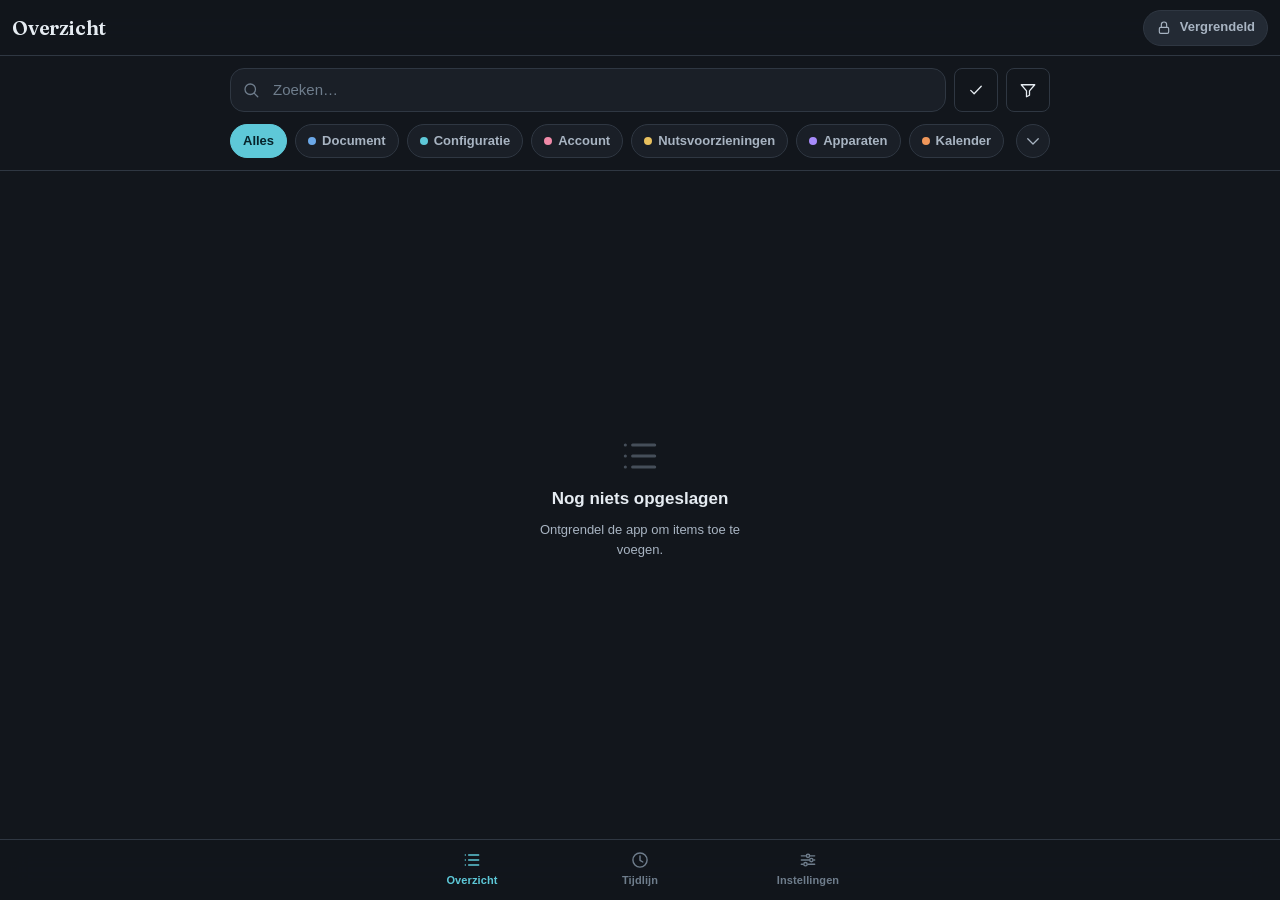
<file: index.html>
<!DOCTYPE html>
<html lang="nl" data-theme="dark">
<head>
<meta charset="utf-8">
<meta name="viewport" content="width=device-width, initial-scale=1, viewport-fit=cover">
<title>Huisbeheer</title>

<meta name="description" content="Lokale, offline-eerste app voor alle informatie over je huis.">
<meta name="color-scheme" content="dark light">
<meta name="theme-color" content="#12161c">

<link rel="manifest" href="manifest.webmanifest">
<link rel="icon" href="icons/favicon.png" sizes="32x32">
<link rel="apple-touch-icon" href="icons/apple-touch-icon.png">
<meta name="apple-mobile-web-app-capable" content="yes">
<meta name="apple-mobile-web-app-status-bar-style" content="black-translucent">
<meta name="apple-mobile-web-app-title" content="Huisbeheer">

<!--
  The theme and density must be on the document BEFORE the first paint, or the
  user sees a flash of the wrong colours. Module scripts are deferred, so this
  one preference read has to be inline and synchronous. It is the only inline
  script in the app and it mirrors state.js — see the comment block there.
-->
<script>
  (function () {
    try {
      var themes = ["dark", "light", "midnight", "paper"];
      var theme = localStorage.getItem("hms.theme");
      document.documentElement.dataset.theme =
        themes.indexOf(theme) >= 0 ? theme : "dark";
      var lang = localStorage.getItem("hms.lang");
      document.documentElement.lang = lang === "en" ? "en" : "nl";
    } catch (e) {
      document.documentElement.dataset.theme = "dark";
    }
  })();
</script>

<link rel="stylesheet" href="style.css">
</head>

<body data-density="comfortable" class="is-locked">

<!-- ═══ Top bar ═══════════════════════════════════════════════════════════ -->
<header class="topbar" id="topbar">
  <button type="button" class="topbar__back icon-btn" id="btn-back"
          data-i18n-aria="nav.back" data-i18n-title="nav.back" hidden></button>

  <h1 class="topbar__title" id="topbar-title" data-i18n="view.list.title">Overzicht</h1>

  <div class="topbar__actions">
    <button type="button" class="btn btn--primary btn--small topbar__save" id="btn-topbar-save"
            data-i18n="action.save" hidden>Opslaan</button>
    <button type="button" class="lock-btn" id="btn-lock" aria-pressed="true">
      <span class="lock-btn__icon" id="lock-icon"></span>
      <span class="lock-btn__label" id="lock-label" data-i18n="lock.locked">Vergrendeld</span>
    </button>
  </div>
</header>

<!-- ═══ Views ═════════════════════════════════════════════════════════════ -->
<main id="views">

  <!-- ── Overview / list ────────────────────────────────────────────────── -->
  <section class="view" id="view-list" aria-labelledby="topbar-title">
    <div class="pull-indicator" id="pull-indicator" aria-hidden="true"></div>

    <div class="list-controls">
      <div class="list-controls__row">
        <div class="search-field">
          <span class="search-field__icon" id="search-icon"></span>
          <input type="search" id="search-input" class="search-field__input"
                 data-i18n-placeholder="list.search" data-i18n-aria="list.search.aria"
                 autocomplete="off" spellcheck="false">
        </div>
        <button type="button" class="btn btn--ghost btn--icon" id="btn-select"
                data-i18n-aria="bulk.select" data-i18n-title="bulk.select">
          <span data-icon="check" data-icon-size="18"></span>
        </button>
        <button type="button" class="btn btn--ghost btn--icon" id="btn-filters"
                aria-expanded="false" aria-controls="filter-panel"
                data-i18n-aria="list.filter.aria" data-i18n-title="list.filter">
          <span data-icon="filter" data-icon-size="18"></span>
        </button>
      </div>

      <!-- Collapsed to a single line; the toggle appears only when the chips
           genuinely do not fit, so nothing changes on a wide screen. -->
      <div class="chip-group">
        <div class="chip-row chip-row--collapsible" id="type-filters" role="group"
             data-i18n-aria="list.filter"></div>
        <button type="button" class="chip-group__toggle" id="btn-types-toggle"
                aria-expanded="false" aria-controls="type-filters" hidden></button>
      </div>

      <div class="chip-row chip-row--views" id="saved-views" role="group"
           data-i18n-aria="views.title" hidden></div>

      <div class="selection-bar" id="selection-bar" role="group" hidden>
        <span class="selection-bar__count" id="selection-count" aria-live="polite"></span>
        <button type="button" class="btn btn--ghost btn--small" id="btn-bulk-tag"
                data-i18n="bulk.tag">Label</button>
        <button type="button" class="btn btn--ghost btn--small" id="btn-bulk-type"
                data-i18n="bulk.type">Soort</button>
        <button type="button" class="btn btn--ghost btn--small" id="btn-bulk-export"
                data-i18n="bulk.export">Exporteren</button>
        <button type="button" class="btn btn--ghost btn--small btn--danger-text" id="btn-bulk-delete"
                data-i18n="action.delete">Verwijderen</button>
        <button type="button" class="btn btn--ghost btn--small" id="btn-selection-done"
                data-i18n="bulk.done">Klaar</button>
      </div>

      <div class="filter-panel" id="filter-panel" hidden>
        <div class="filter-panel__row">
          <label class="field__label" for="sort-field" data-i18n="list.sort">Sorteren</label>
          <select class="input input--select" id="sort-field"></select>
          <button type="button" class="icon-btn" id="btn-sort-dir"></button>
        </div>

        <div class="filter-panel__row">
          <label class="field__label" for="date-from" data-i18n="list.dateFrom">Van</label>
          <input type="date" class="input" id="date-from">
          <label class="field__label" for="date-to" data-i18n="list.dateTo">Tot</label>
          <input type="date" class="input" id="date-to">
        </div>

        <div class="filter-panel__row filter-panel__row--stack">
          <span class="field__label" data-i18n="list.filterByTag">Labels</span>
          <div class="chip-row" id="tag-filters" role="group"></div>
        </div>

        <button type="button" class="btn btn--ghost btn--small" id="btn-save-view"
                data-i18n="views.save">Weergave bewaren</button>
        <button type="button" class="btn btn--ghost btn--small" id="btn-clear-filters"
                data-i18n="list.clearFilters">Filters wissen</button>
      </div>
    </div>

    <div class="view__body">
      <p class="list-count" id="list-count" role="status" aria-live="polite" aria-atomic="true" hidden></p>

      <div class="placeholder" id="list-placeholder">
        <span class="placeholder__icon" id="list-placeholder-icon"></span>
        <p class="placeholder__title" id="list-placeholder-title" data-i18n="list.empty.title">Nog niets opgeslagen</p>
        <p class="placeholder__body" id="list-placeholder-body" data-i18n="list.empty.body">
          Voeg je eerste item toe met de knop hieronder.
        </p>
        <button type="button" class="btn btn--ghost btn--small" id="btn-empty-clear"
                data-i18n="list.clearFilters" hidden>Filters wissen</button>
      </div>

      <ul class="record-list" id="record-list" hidden></ul>
      <ul class="record-list skeleton" id="record-skeleton" aria-hidden="true" hidden></ul>

      <button type="button" class="btn btn--ghost load-more" id="btn-load-more"
              data-i18n="list.loadMore" hidden>Meer laden</button>
    </div>

    <button type="button" class="fab edit-only" id="btn-new"
            data-i18n-aria="list.new" data-i18n-title="list.new"></button>
  </section>

  <!-- ── Detail / edit ──────────────────────────────────────────────────── -->
  <section class="view" id="view-detail" hidden>
    <div class="view__body" id="detail-body">
      <div class="placeholder">
        <p class="placeholder__title" data-i18n="status.soon">Komt in een volgende fase</p>
      </div>
    </div>
  </section>

  <!-- ── Create ─────────────────────────────────────────────────────────── -->
  <section class="view" id="view-add" hidden>
    <div class="view__body" id="add-body">
      <div class="placeholder">
        <p class="placeholder__title" data-i18n="status.soon">Komt in een volgende fase</p>
      </div>
    </div>
  </section>

  <!-- ── Settings ───────────────────────────────────────────────────────── -->
  <section class="view" id="view-settings" hidden>
    <div class="view__body">

      <section class="panel">
        <h2 class="panel__title" data-i18n="settings.appearance">Weergave</h2>

        <div class="field">
          <span class="field__label" data-i18n="settings.theme">Thema</span>
          <div class="segmented" id="theme-choice" role="group" data-i18n-aria="settings.theme">
            <button type="button" data-theme-value="dark" data-i18n="settings.theme.dark">Donker</button>
            <button type="button" data-theme-value="light" data-i18n="settings.theme.light">Licht</button>
            <button type="button" data-theme-value="midnight" data-i18n="settings.theme.midnight">Middernacht</button>
            <button type="button" data-theme-value="paper" data-i18n="settings.theme.paper">Papier</button>
          </div>
        </div>

        <div class="field">
          <span class="field__label" data-i18n="settings.density">Dichtheid</span>
          <div class="segmented" id="density-choice" role="group" data-i18n-aria="settings.density">
            <button type="button" data-density-value="comfortable" data-i18n="settings.density.comfortable">Ruim</button>
            <button type="button" data-density-value="compact" data-i18n="settings.density.compact">Compact</button>
          </div>
        </div>

        <div class="field">
          <span class="field__label" data-i18n="settings.language">Taal</span>
          <div class="segmented" id="lang-choice" role="group" data-i18n-aria="settings.language">
            <button type="button" data-lang-value="nl" data-i18n="settings.language.nl">Nederlands</button>
            <button type="button" data-lang-value="en" data-i18n="settings.language.en">Engels</button>
          </div>
        </div>

        <div class="field field--stack">
          <span class="field__label" data-i18n="settings.locked">Alleen-lezen</span>
          <p class="field__hint" data-i18n="settings.locked.hint"></p>
          <div class="segmented" id="lock-choice" role="group" data-i18n-aria="settings.locked">
            <button type="button" data-lock-value="true" data-i18n="lock.locked">Vergrendeld</button>
            <button type="button" data-lock-value="false" data-i18n="lock.unlocked">Bewerken</button>
          </div>
        </div>
      </section>

      <section class="panel" id="install-panel" hidden>
        <h2 class="panel__title" data-i18n="install.title">Installeren</h2>
        <p class="field__hint" id="install-hint"></p>
        <div class="button-row">
          <button type="button" class="btn btn--primary" id="btn-install"
                  data-i18n="install.action" hidden>Installeren</button>
          <button type="button" class="btn btn--ghost btn--small" id="btn-install-dismiss"
                  data-i18n="install.dismiss">Niet tonen</button>
        </div>
      </section>

      <section class="panel" id="encrypt-panel">
        <h2 class="panel__title" data-i18n="encrypt.title">Versleuteling</h2>
        <p class="field__hint" id="encrypt-status"></p>
        <p class="field__hint" id="encrypt-hint"></p>
        <div class="field field--stack" id="encrypt-form" hidden>
          <input type="password" class="input" id="encrypt-pass"
                 autocomplete="new-password" spellcheck="false"
                 data-i18n-placeholder="encrypt.passphrase">
          <input type="password" class="input" id="encrypt-pass2"
                 autocomplete="new-password" spellcheck="false"
                 data-i18n-placeholder="encrypt.passphrase.repeat">
        </div>
        <div class="button-row">
          <button type="button" class="btn btn--primary" id="btn-encrypt-save"
                  data-i18n="encrypt.enable">Aanzetten</button>
          <button type="button" class="btn btn--ghost btn--small" id="btn-encrypt-sheet"
                  data-i18n="encrypt.sheet" hidden>Herstelblad afdrukken</button>
          <button type="button" class="btn btn--ghost btn--small btn--danger-text" id="btn-encrypt-off"
                  data-i18n="encrypt.disable" hidden>Uitzetten</button>
        </div>
      </section>

      <section class="panel" id="notify-panel">
        <h2 class="panel__title" data-i18n="notify.title">Herinneringen</h2>
        <p class="field__hint" id="notify-hint"></p>
        <div class="button-row">
          <button type="button" class="btn btn--primary" id="btn-notify-enable"
                  data-i18n="notify.enable" hidden>Melden aanzetten</button>
        </div>
      </section>

      <section class="panel">
        <h2 class="panel__title" data-i18n="settings.sync">Synchronisatie</h2>

        <p class="field__hint" data-i18n="sync.intro"></p>

        <div class="field">
          <span class="field__label" data-i18n="sync.status">Status</span>
          <span class="badge" id="sync-status-badge"></span>
        </div>
        <p class="storage__counts" id="sync-last"></p>

        <!-- Hidden entirely when sync.js ships a DEFAULT_CLIENT_ID: there is
             nothing for the user to do, and an empty-looking credentials box
             above a working sync only invites someone to "fix" it. -->
        <div class="field field--stack" id="sync-client-id-field">
          <label class="field__label" for="sync-client-id" data-i18n="sync.clientId">OAuth client ID</label>
          <input type="text" class="input" id="sync-client-id" autocomplete="off"
                 spellcheck="false" data-i18n-placeholder="sync.clientId.placeholder">
          <p class="field__hint" data-i18n="sync.clientId.hint"></p>
          <p class="field__hint field__hint--mono" id="sync-origin"></p>
          <p class="field__hint field__hint--mono" id="sync-redirect-uri"></p>
          <button type="button" class="btn btn--ghost btn--small" id="btn-sync-save-id"
                  data-i18n="sync.clientId.save">Opslaan</button>
        </div>

        <label class="switch">
          <input type="checkbox" id="sync-enabled">
          <span data-i18n="sync.auto">Automatisch synchroniseren bij het openen</span>
        </label>

        <div class="button-row">
          <button type="button" class="btn btn--primary" id="btn-sync-now"
                  data-i18n="sync.now">Nu synchroniseren</button>
          <button type="button" class="btn btn--ghost" id="btn-sync-backup"
                  data-i18n="sync.backup">Back-up maken</button>
          <button type="button" class="btn btn--ghost" id="btn-sync-restore"
                  data-i18n="sync.restore">Terugzetten…</button>
          <button type="button" class="btn btn--ghost" id="btn-sync-signout"
                  data-i18n="sync.signOut">Afmelden</button>
        </div>

        <div class="field field--stack">
          <span class="field__label" data-i18n="sync.import">Importeren uit bestand</span>
          <p class="field__hint" data-i18n="sync.import.hint"></p>
          <input type="file" id="import-file" accept="application/json,.json" hidden>
          <button type="button" class="btn btn--ghost btn--small" id="btn-import"
                  data-i18n="sync.import.choose">Bestand kiezen…</button>
        </div>
      </section>

      <section class="panel">
        <h2 class="panel__title" data-i18n="settings.storage">Opslag</h2>
        <div class="storage">
          <div class="storage__bar" id="storage-bar" role="progressbar"
               aria-valuemin="0" aria-valuemax="100" hidden>
            <span class="storage__fill" id="storage-bar-fill"></span>
          </div>
          <p class="storage__figure" id="storage-figure"></p>
          <p class="storage__counts" id="storage-counts"></p>
        </div>
        <div class="field">
          <span class="field__label" data-i18n="storage.persistent">Beschermde opslag</span>
          <span class="badge" id="storage-persistent"></span>
        </div>
        <p class="field__hint" data-i18n="storage.persistent.hint"></p>
        <button type="button" class="btn btn--ghost btn--small" id="btn-storage-refresh"
                data-i18n="storage.refresh">Vernieuwen</button>
      </section>

      <section class="panel">
        <h2 class="panel__title" data-i18n="settings.export">Exporteren</h2>
        <div class="field field--stack">
          <button type="button" class="btn btn--ghost" id="btn-export-ics"
                  data-i18n="export.ics">Herinneringen (.ics)</button>
          <p class="field__hint" data-i18n="export.ics.hint"></p>
          <button type="button" class="btn btn--ghost" id="btn-export-json"
                  data-i18n="export.json">JSON exporteren</button>
          <p class="field__hint" data-i18n="export.json.hint"></p>
        </div>
        <div class="field field--stack">
          <button type="button" class="btn btn--ghost" id="btn-export-csv"
                  data-i18n="export.csv">CSV exporteren</button>
          <p class="field__hint" data-i18n="export.csv.hint"></p>
        </div>
      </section>

      <section class="panel">
        <h2 class="panel__title" data-i18n="settings.print">Afdrukken</h2>
        <label class="switch">
          <input type="checkbox" id="print-include-body" checked>
          <span data-i18n="print.includeBody">Volledige inhoud meenemen</span>
        </label>
        <button type="button" class="btn btn--ghost" id="btn-print-overview"
                data-i18n="print.overview">Overzicht afdrukken</button>
        <p class="field__hint" data-i18n="print.hint"></p>
      </section>

      <section class="panel">
        <h2 class="panel__title" data-i18n="settings.data">Gegevens</h2>
        <nav class="link-list" id="settings-links">
          <button type="button" class="link-row" data-goto="report">
            <span class="link-row__icon" data-icon="chart"></span>
            <span class="link-row__label" data-i18n="settings.report">Inzichten</span>
            <span class="link-row__chevron" data-icon="chevronRight"></span>
          </button>
          <button type="button" class="link-row" data-goto="trash">
            <span class="link-row__icon" data-icon="trash"></span>
            <span class="link-row__label" data-i18n="settings.trash">Onlangs verwijderd</span>
            <span class="link-row__chevron" data-icon="chevronRight"></span>
          </button>
          <button type="button" class="link-row" data-goto="synclog">
            <span class="link-row__icon" data-icon="activity"></span>
            <span class="link-row__label" data-i18n="settings.synclog">Synclogboek</span>
            <span class="link-row__chevron" data-icon="chevronRight"></span>
          </button>
          <button type="button" class="link-row" data-goto="help">
            <span class="link-row__icon" data-icon="help"></span>
            <span class="link-row__label" data-i18n="settings.help">Help</span>
            <span class="link-row__chevron" data-icon="chevronRight"></span>
          </button>
        </nav>
      </section>

      <section class="panel">
        <h2 class="panel__title" data-i18n="settings.about">Over</h2>
        <p class="about__line" id="about-version"></p>
        <p class="about__privacy" data-i18n="about.privacy"></p>
      </section>

    </div>
  </section>

  <!-- ── Insights ───────────────────────────────────────────────────────── -->
  <section class="view" id="view-report" hidden>
    <div class="view__body" id="report-body">
      <div class="placeholder">
        <p class="placeholder__title" data-i18n="status.soon">Komt in een volgende fase</p>
      </div>
    </div>
  </section>

  <!-- ── Recently deleted ───────────────────────────────────────────────── -->
  <section class="view" id="view-trash" hidden>
    <div class="view__body" id="trash-body">
      <div class="placeholder">
        <p class="placeholder__title" data-i18n="status.soon">Komt in een volgende fase</p>
      </div>
    </div>
  </section>

  <!-- ── Timeline ───────────────────────────────────────────────────────── -->
  <section class="view" id="view-timeline" hidden>
    <div class="view__body" id="timeline-body"></div>
  </section>

  <!-- ── Sync log ───────────────────────────────────────────────────────── -->
  <section class="view" id="view-synclog" hidden>
    <div class="view__body" id="synclog-body">
      <div class="placeholder">
        <p class="placeholder__title" data-i18n="status.soon">Komt in een volgende fase</p>
      </div>
    </div>
  </section>

  <!-- ── Help ───────────────────────────────────────────────────────────── -->
  <section class="view" id="view-help" hidden>
    <div class="view__body markdown-body" id="help-body">
      <div class="placeholder">
        <p class="placeholder__title" data-i18n="status.soon">Komt in een volgende fase</p>
      </div>
    </div>
  </section>

</main>

<!-- ═══ Tab bar ═══════════════════════════════════════════════════════════ -->
<nav class="tabbar" id="tabbar">
  <button type="button" class="tab" data-tab="list" aria-current="page">
    <span class="tab__icon" data-icon="list"></span>
    <span class="tab__label" data-i18n="nav.list">Overzicht</span>
  </button>
  <button type="button" class="tab" data-tab="timeline">
    <span class="tab__icon" data-icon="timeline"></span>
    <span class="tab__label" data-i18n="nav.timeline">Tijdlijn</span>
  </button>
  <button type="button" class="tab" data-tab="settings">
    <span class="tab__icon" data-icon="sliders"></span>
    <span class="tab__label" data-i18n="nav.settings">Instellingen</span>
  </button>
</nav>

<!-- ═══ Overlay hosts ═════════════════════════════════════════════════════ -->
<div id="toast-host" class="toast-host" aria-live="polite"></div>
<div id="dialog-host"></div>

<!-- Populated on demand by the print/report layer; styled only by @media print -->
<div id="print-root" aria-hidden="true"></div>

<div id="offline-banner" class="offline-banner" hidden>
  <span data-i18n="status.offline">Geen verbinding</span>
</div>

<script type="module" src="app.js"></script>
</body>
</html>
</file>
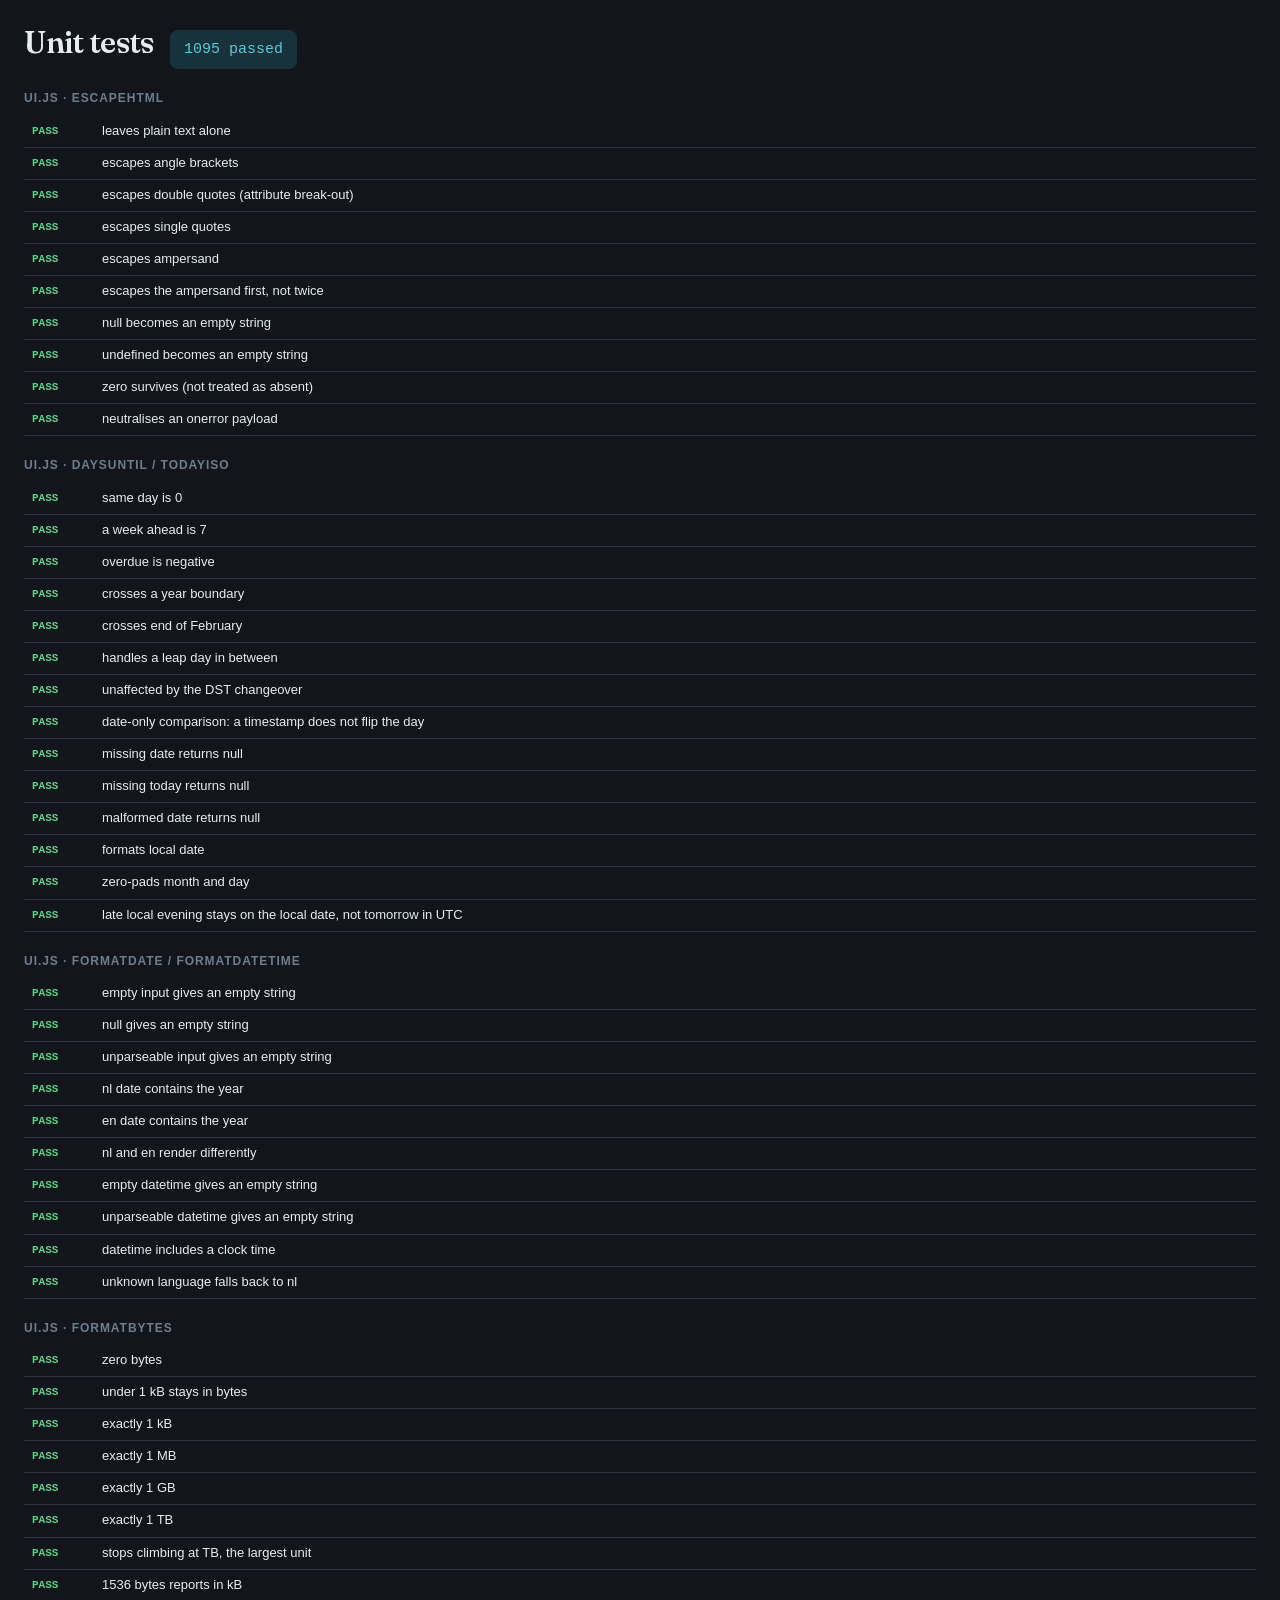
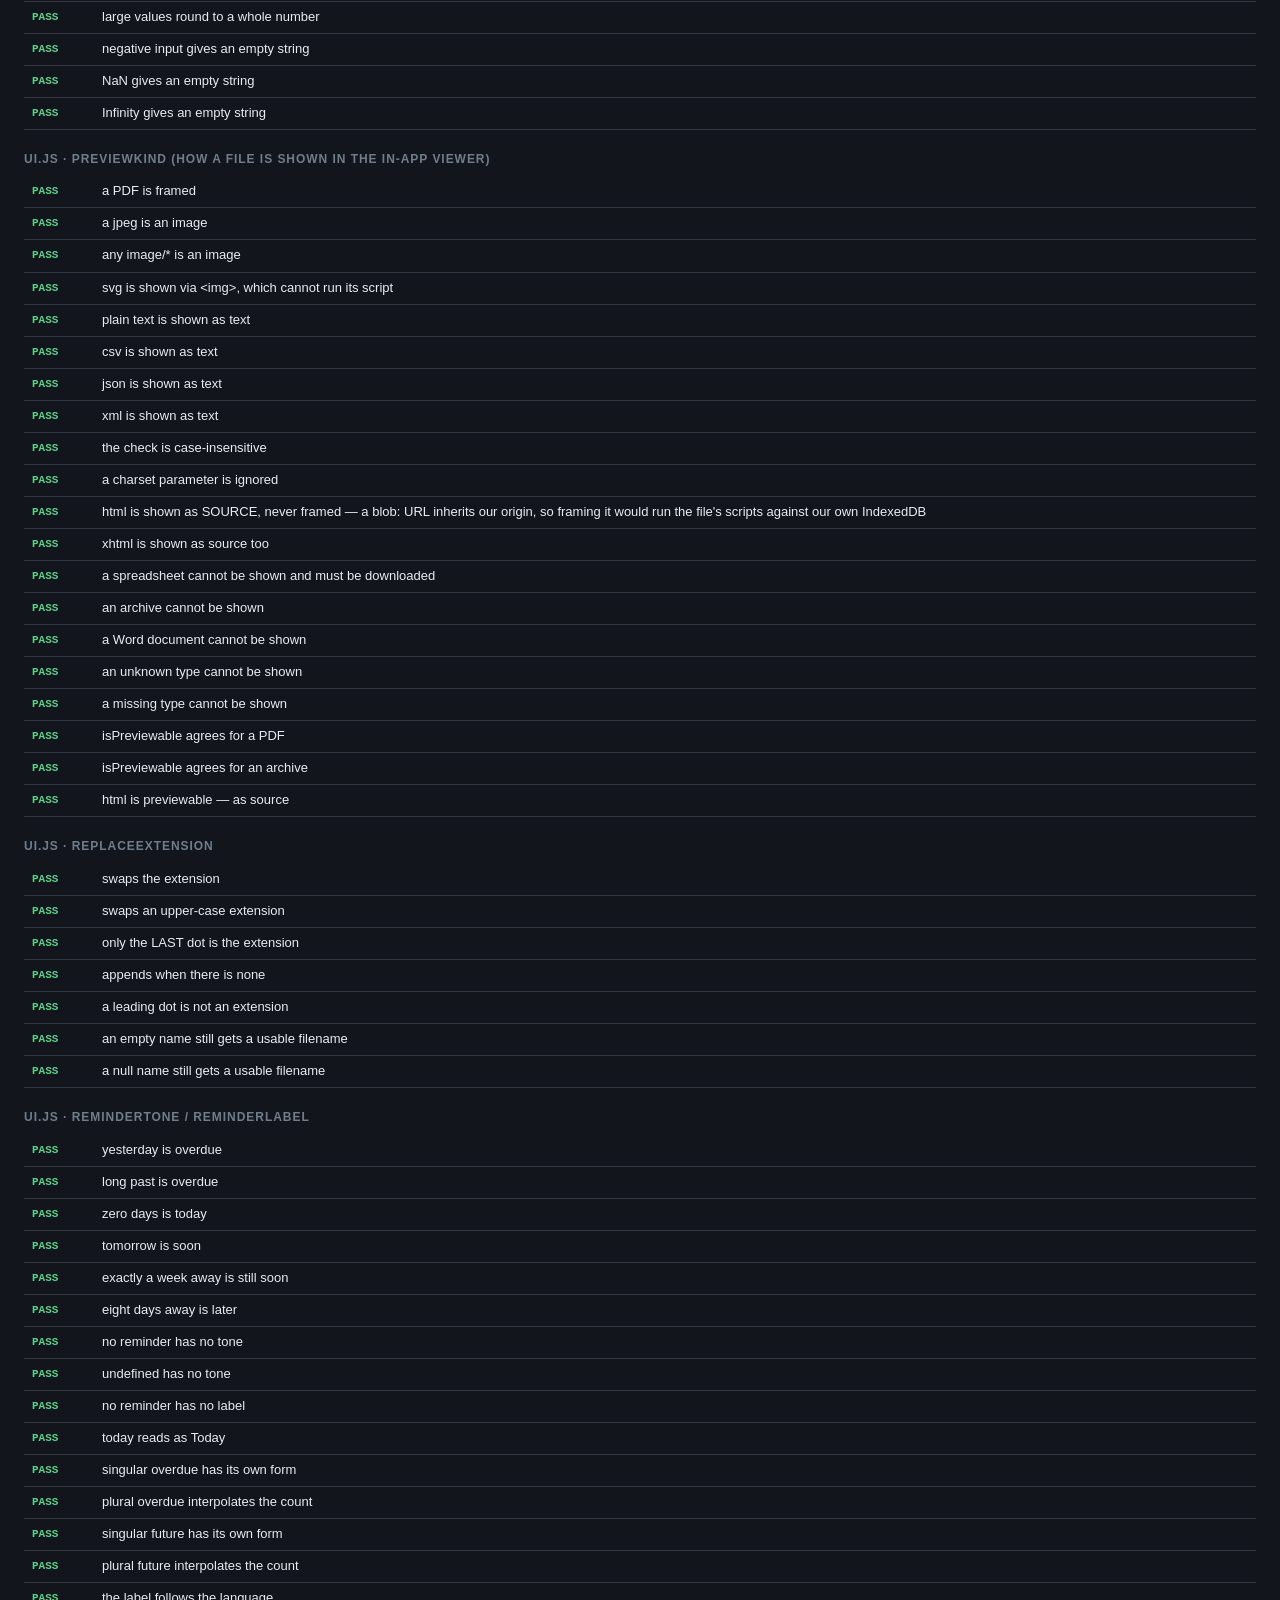
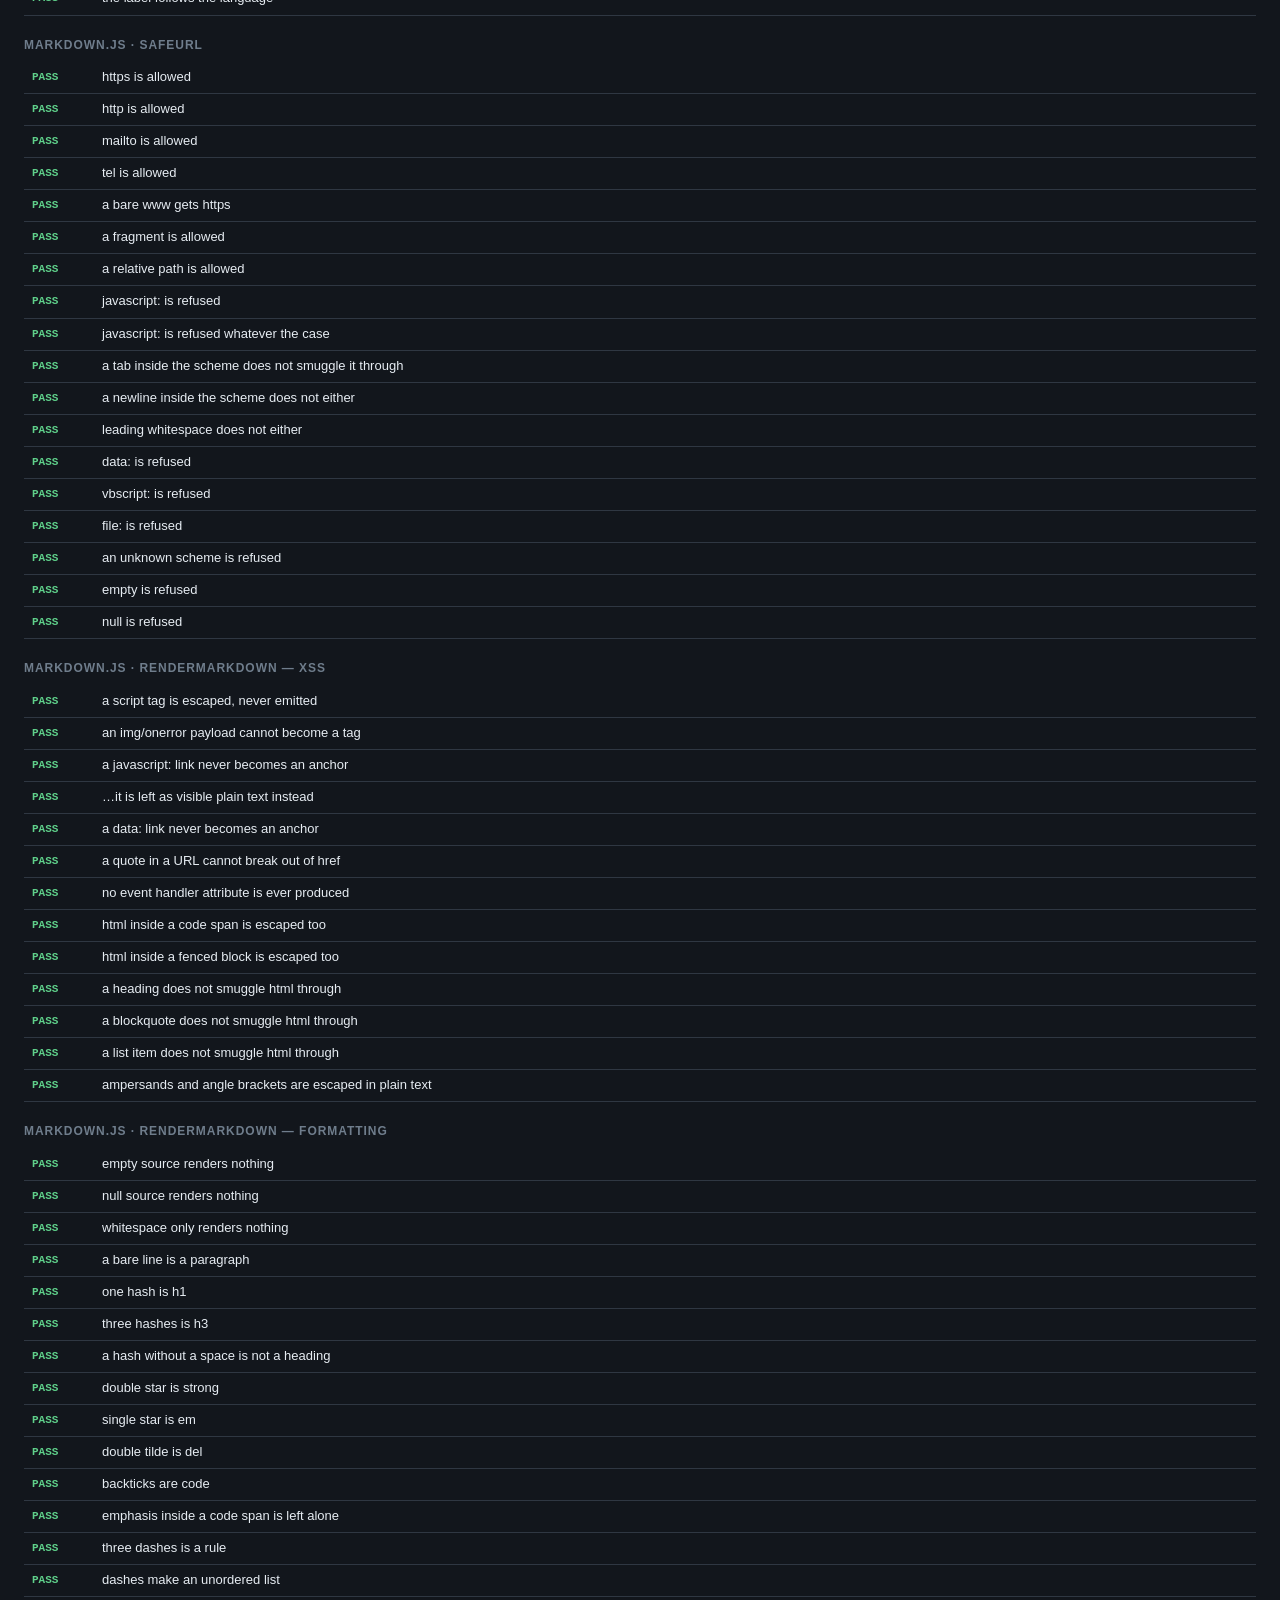
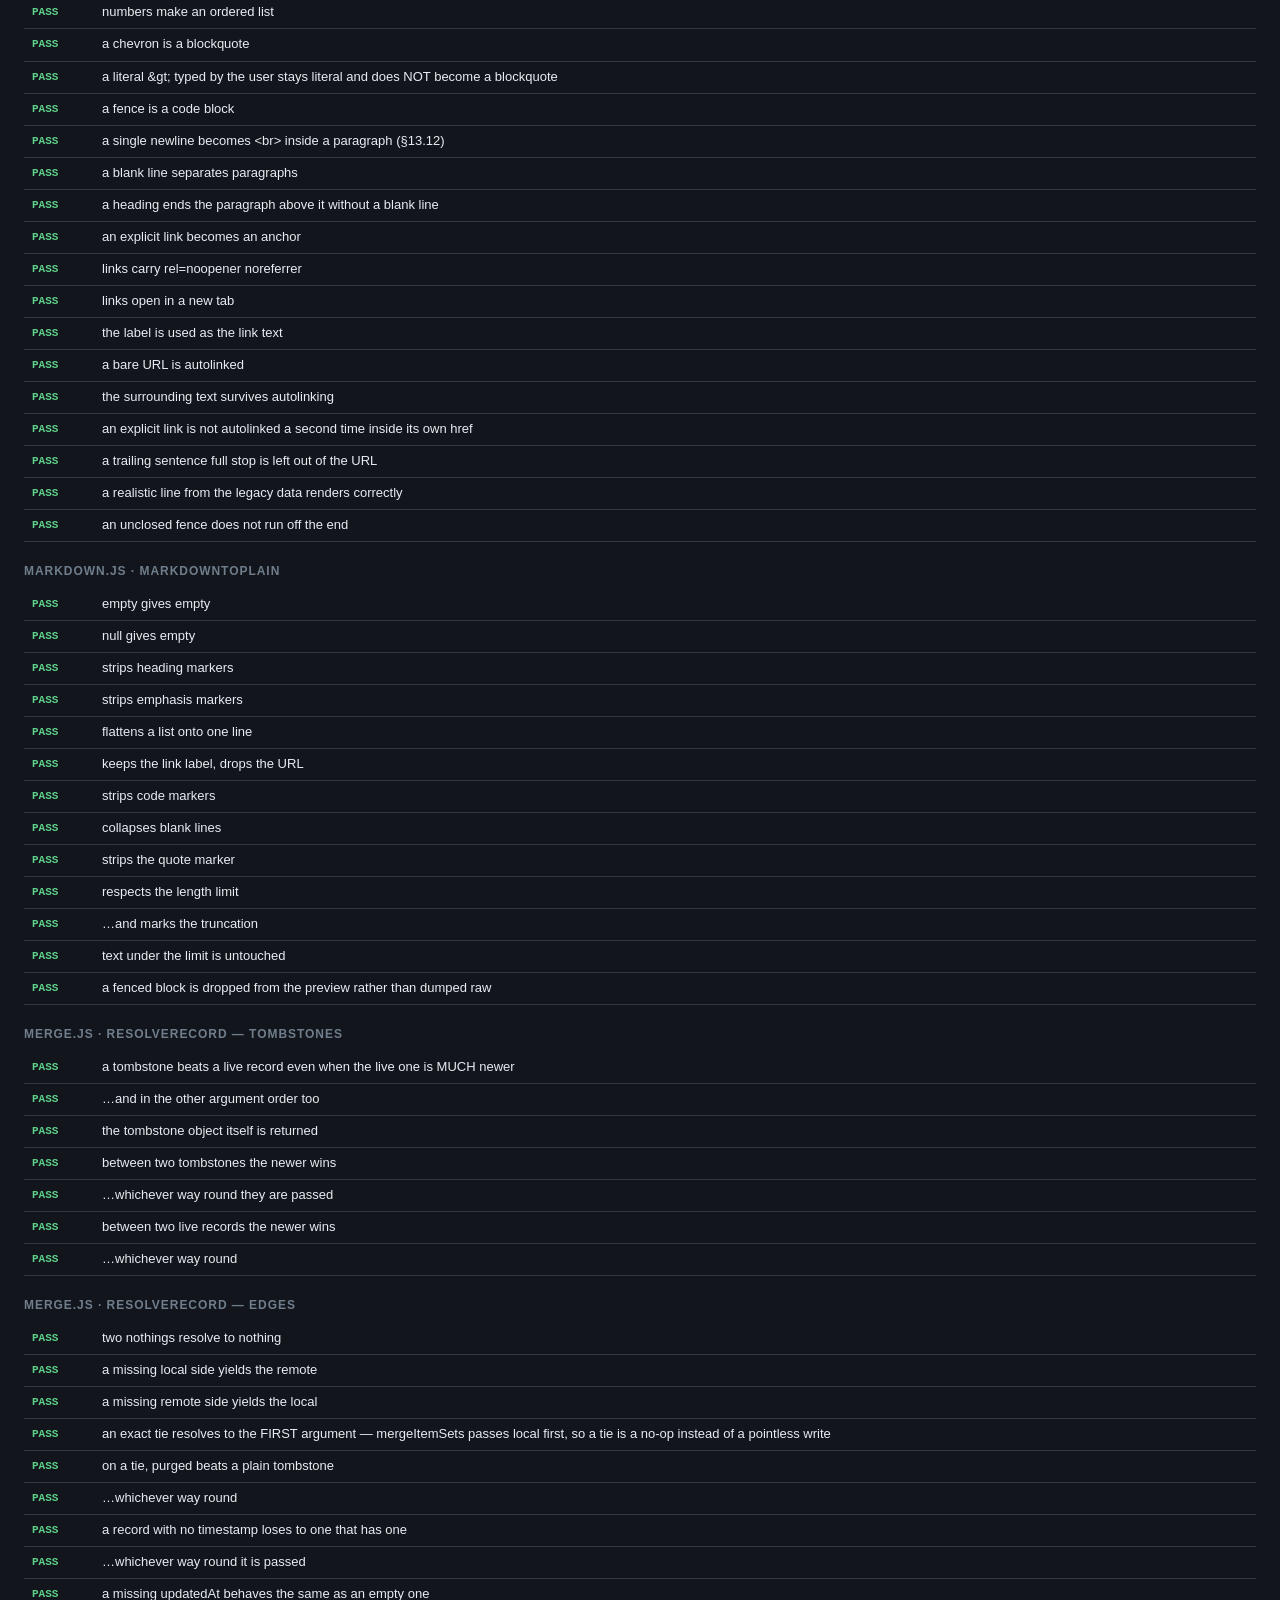
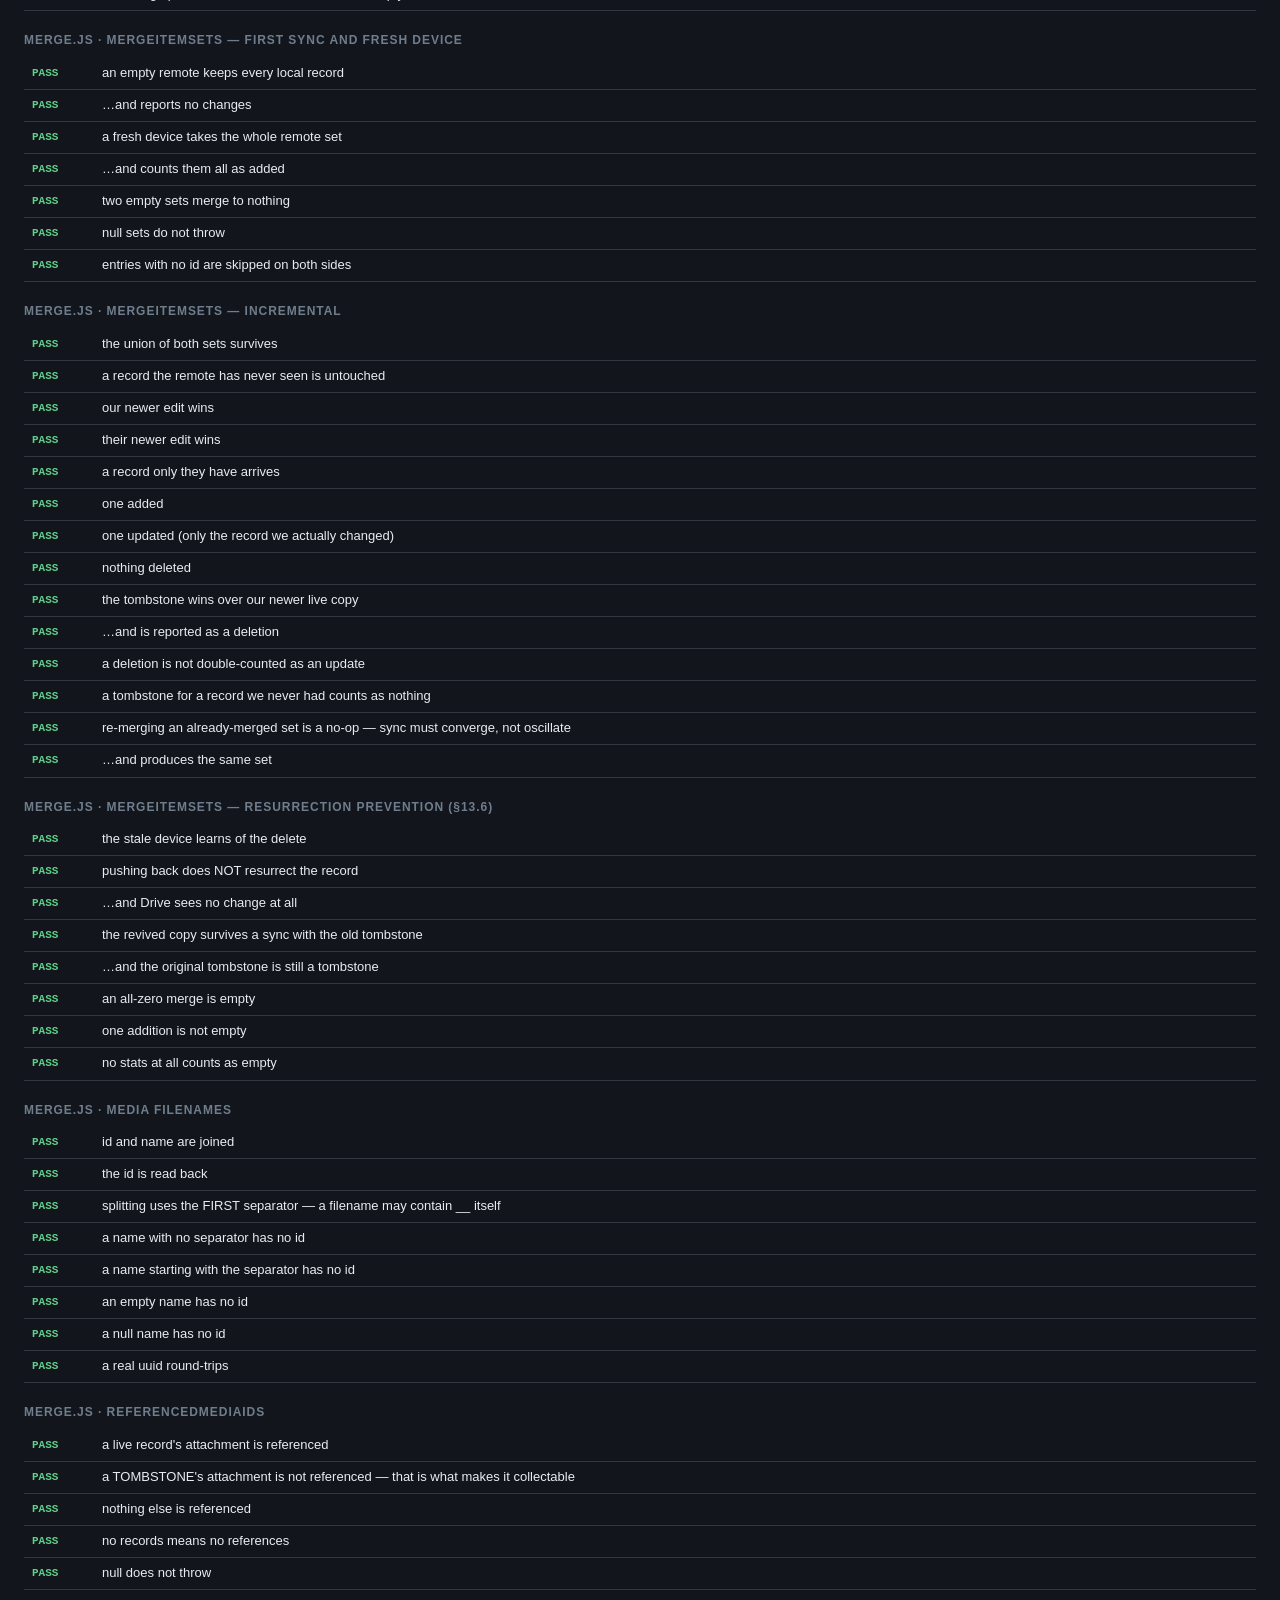
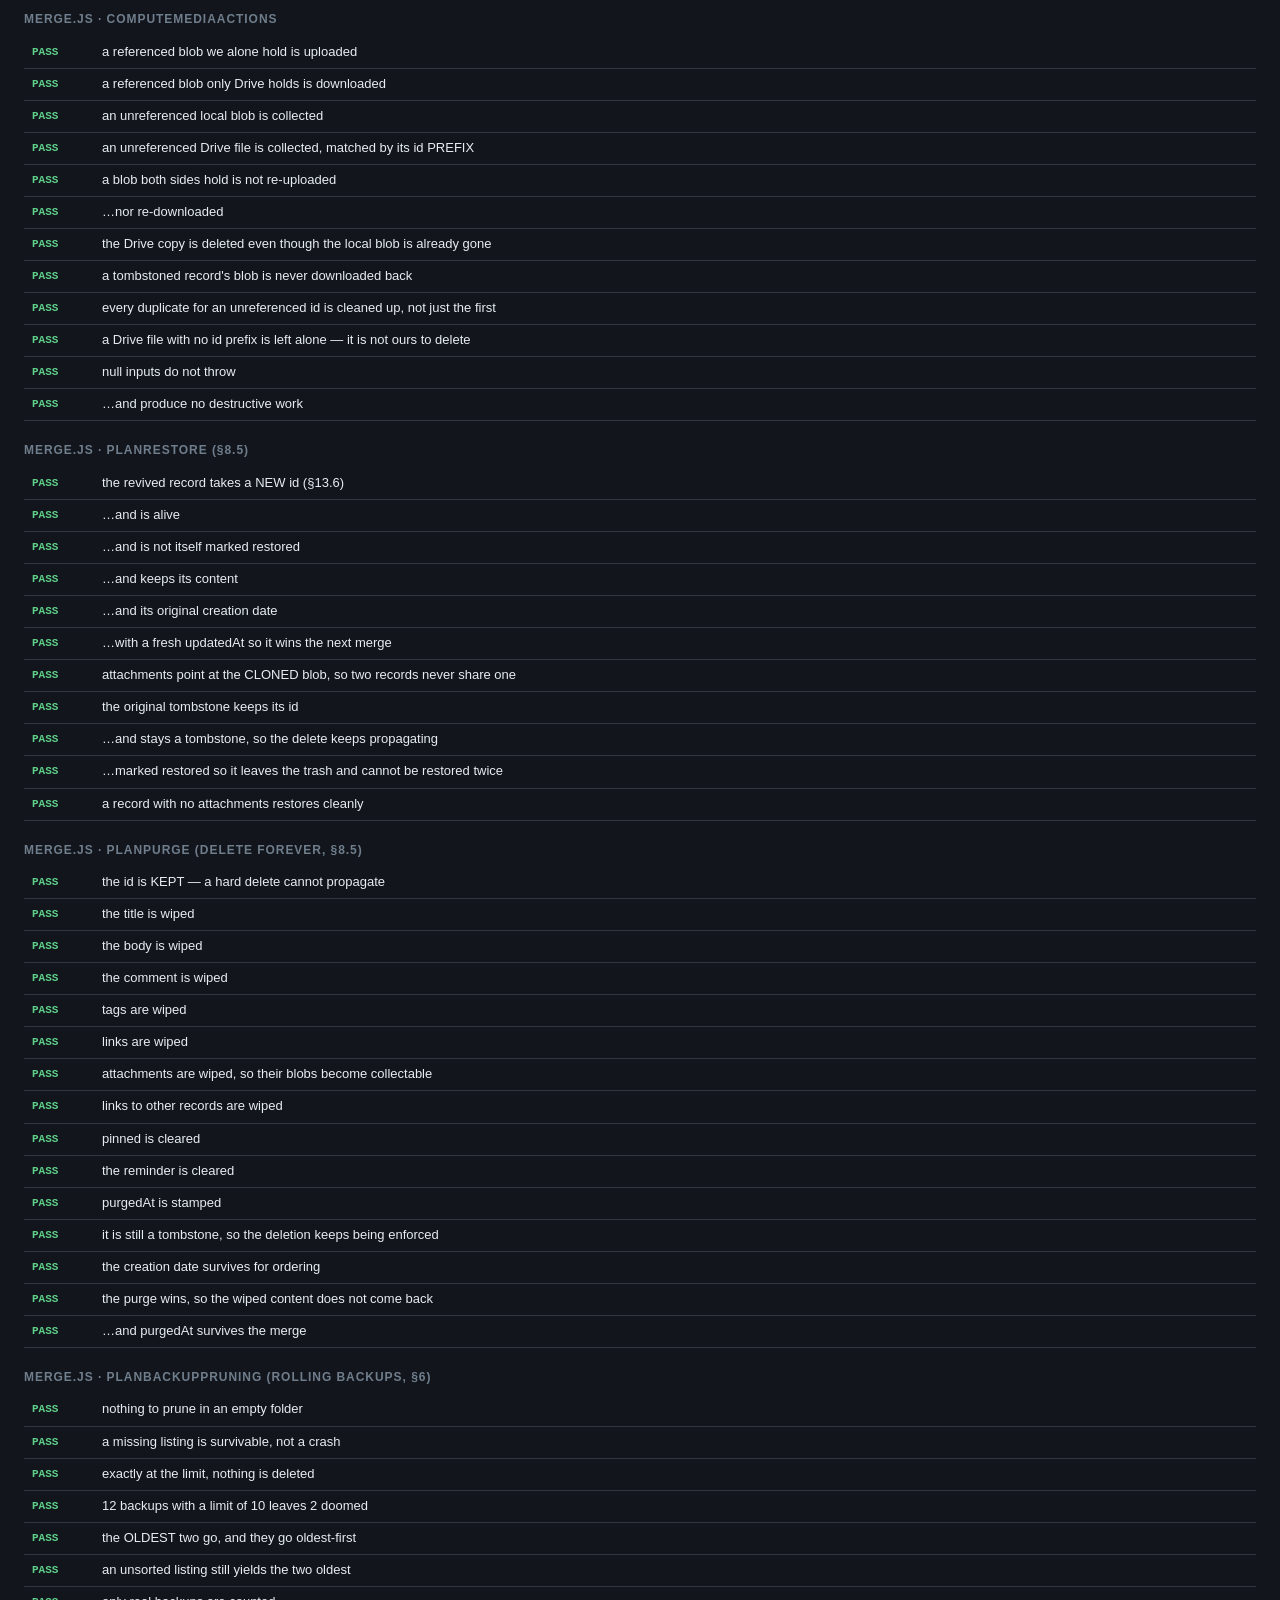
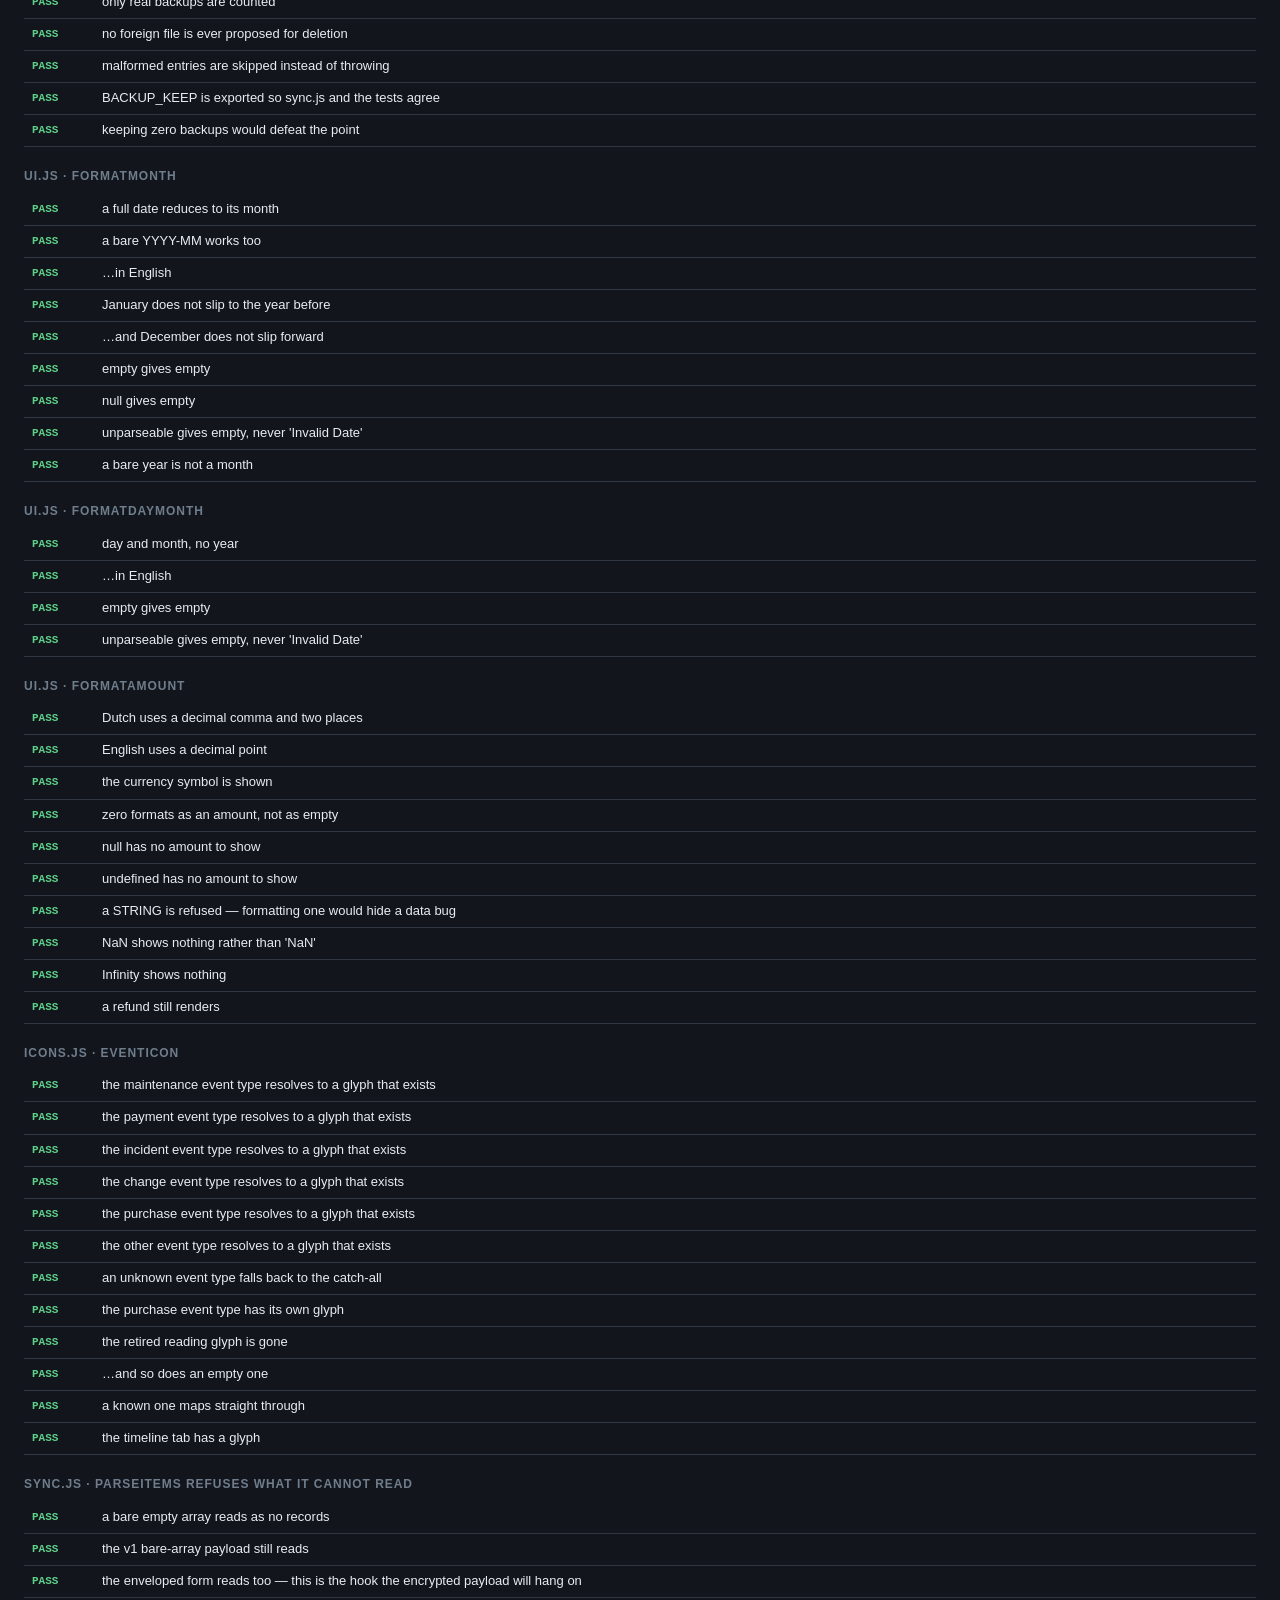
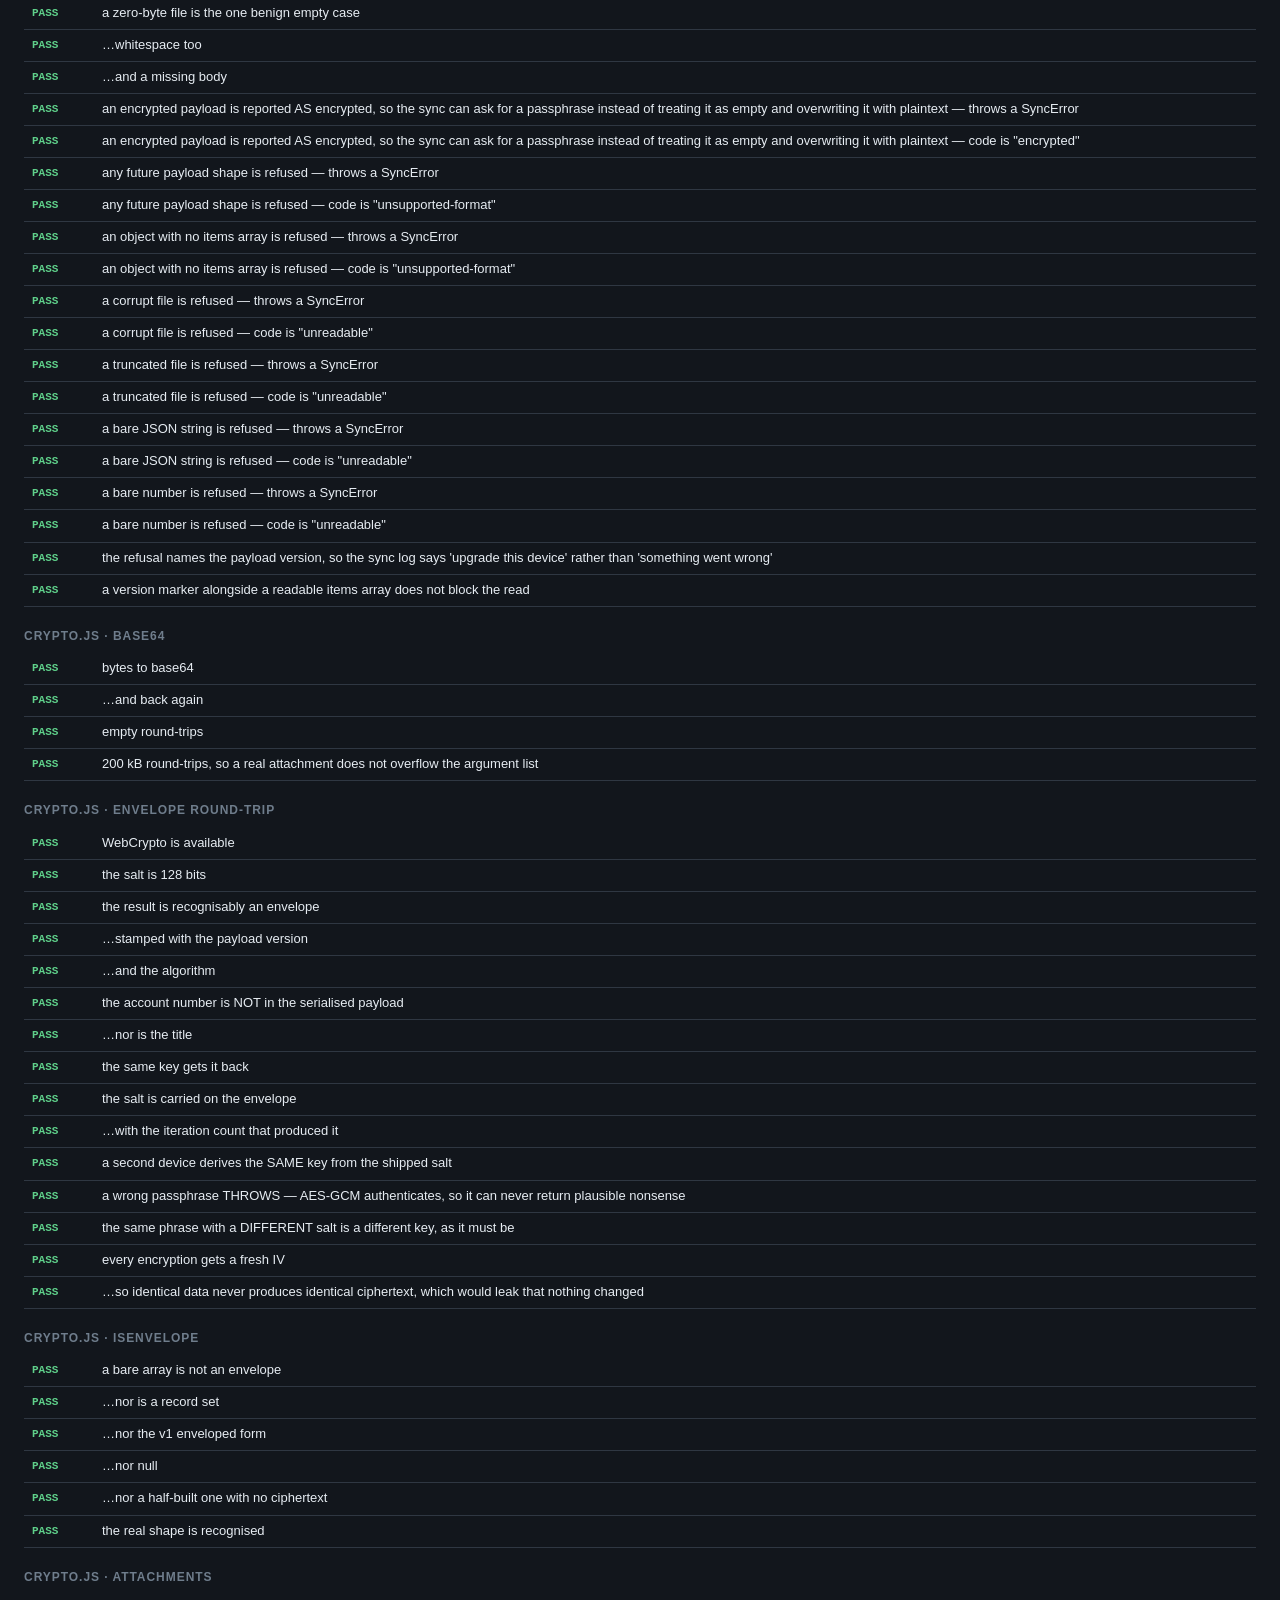
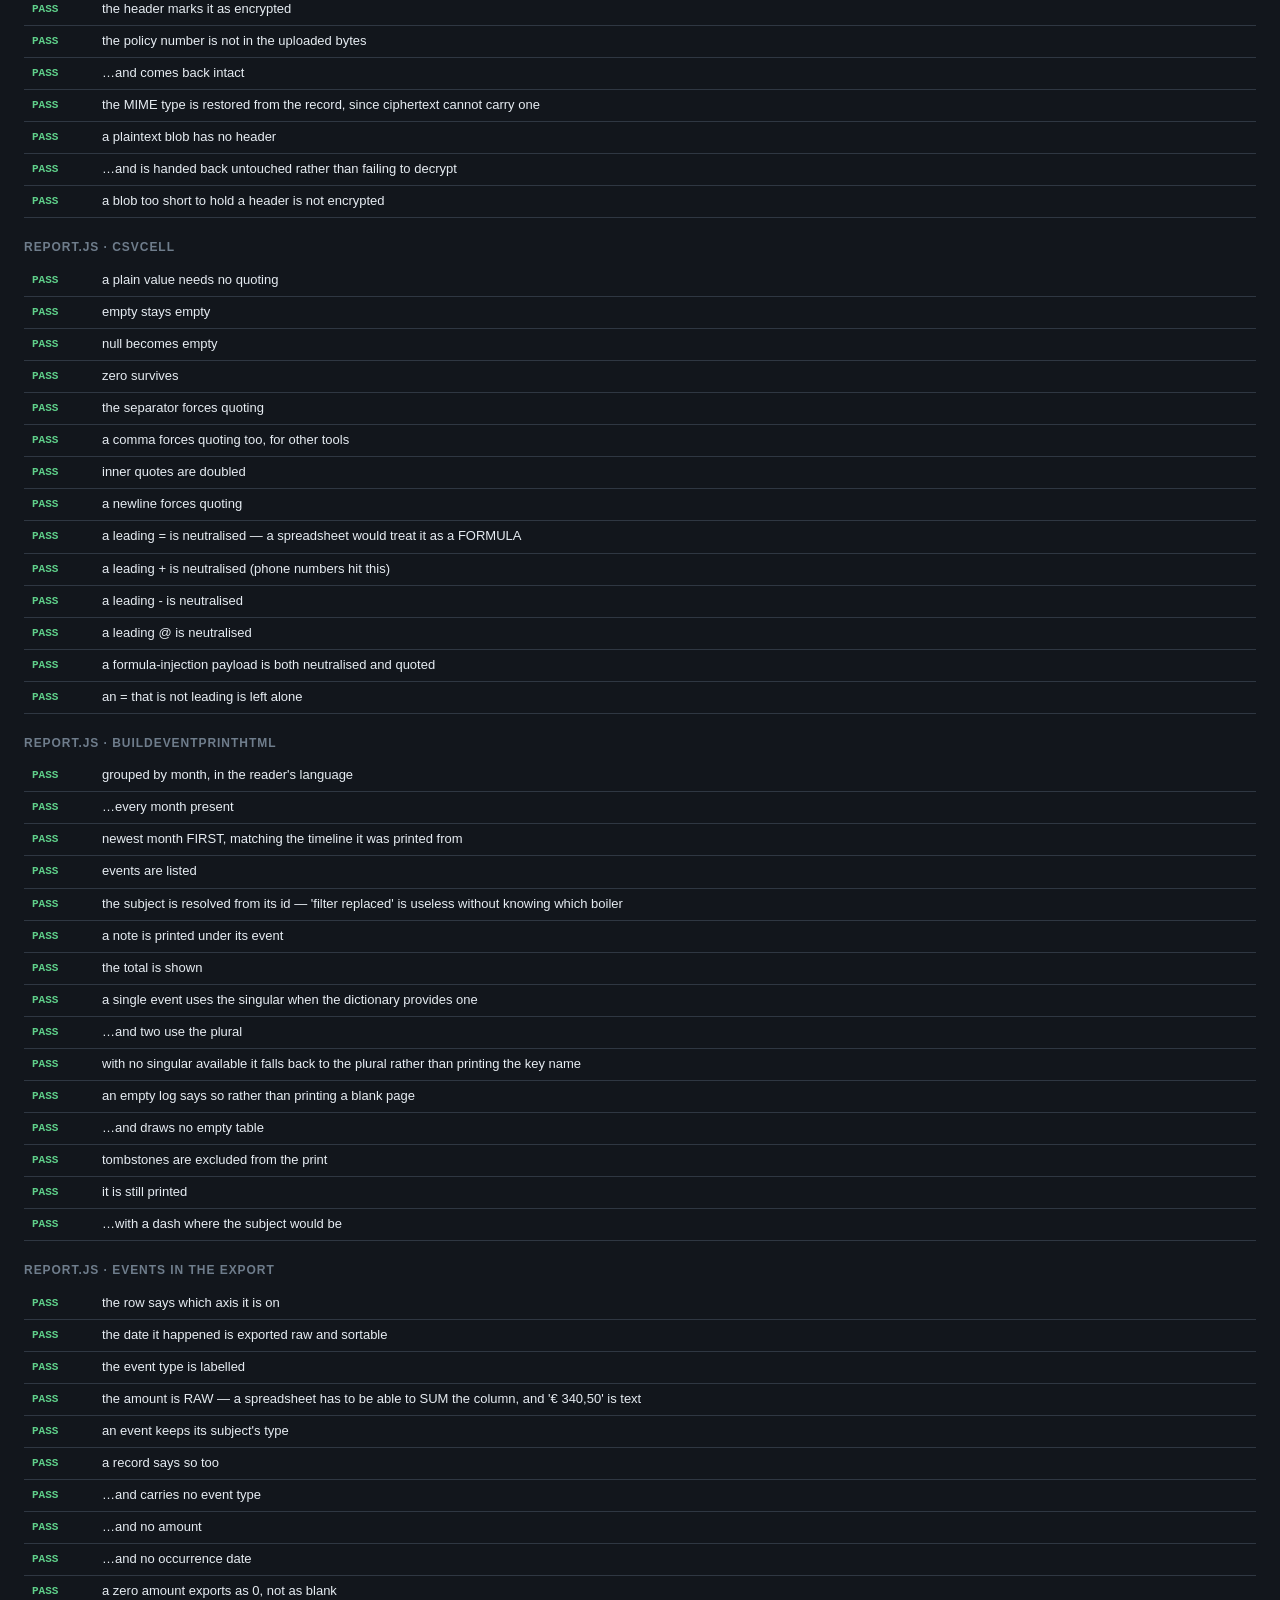
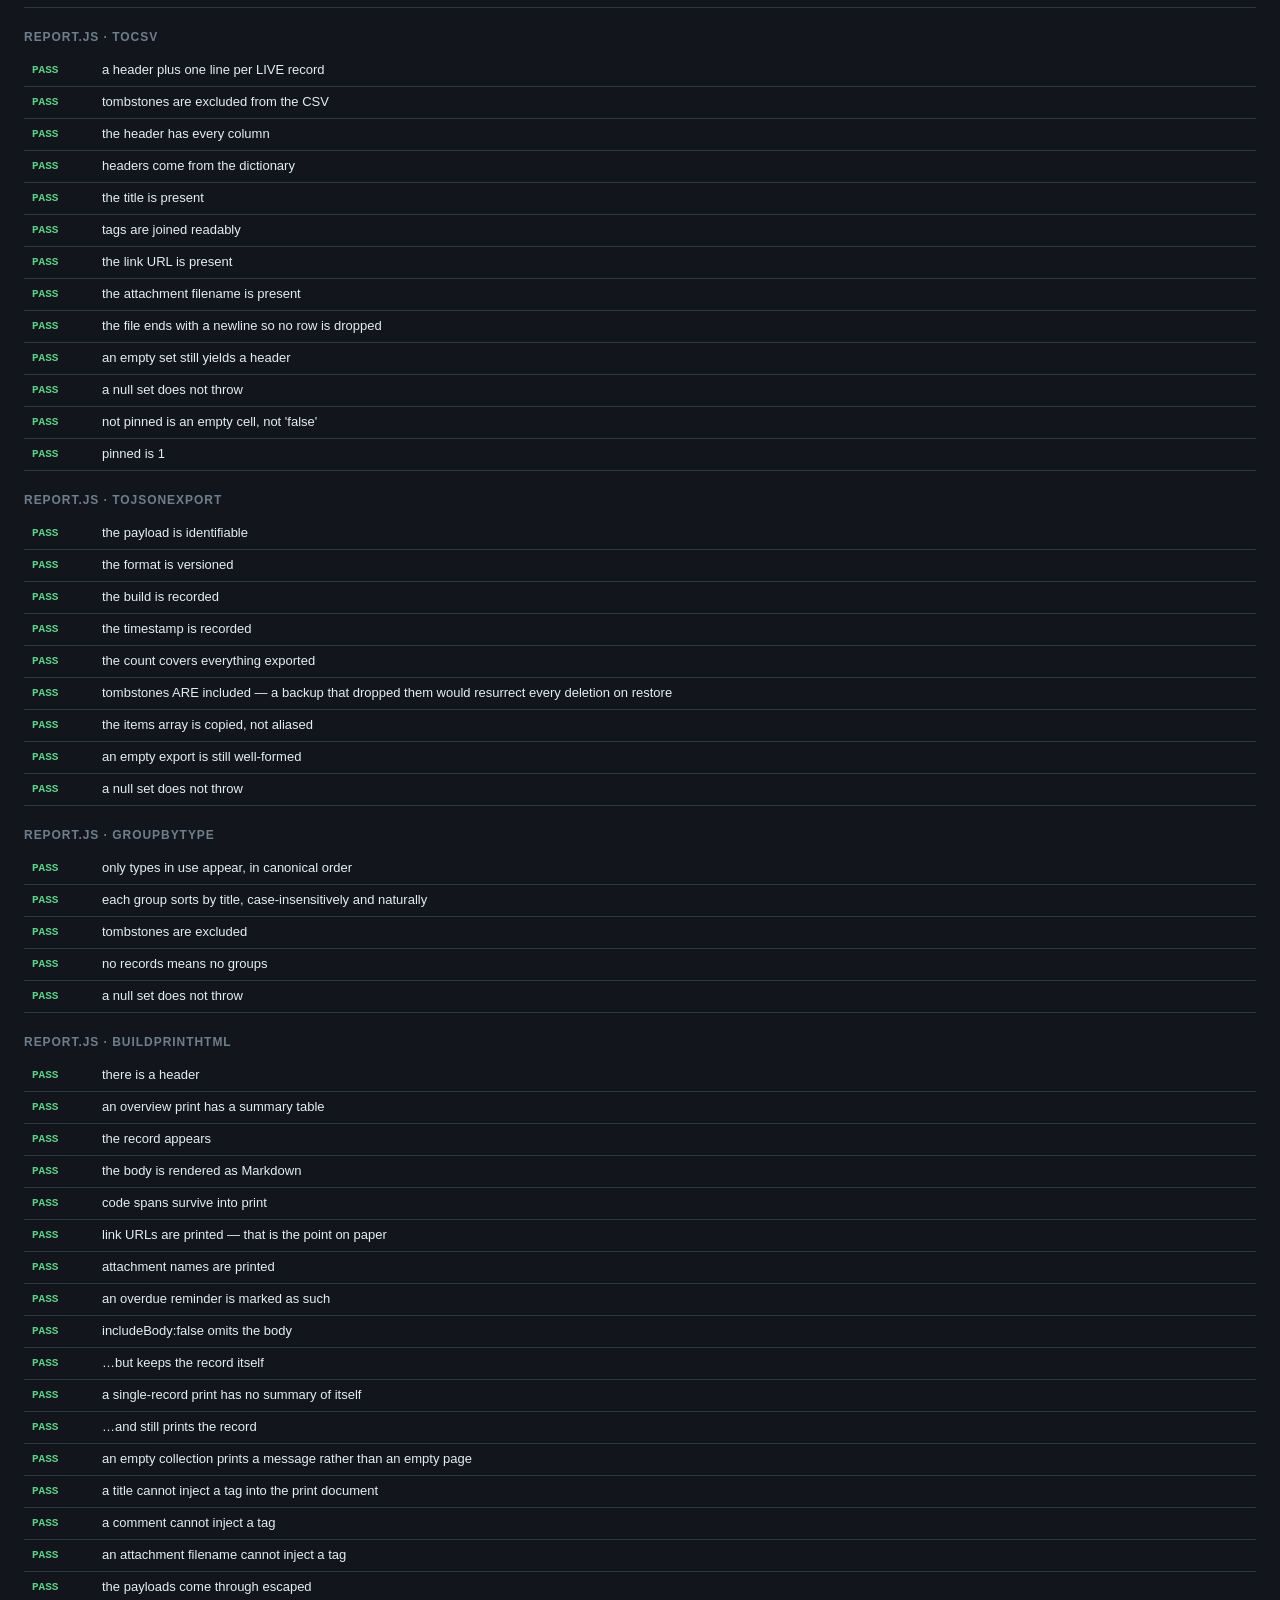
<file: tests.html>
<!DOCTYPE html>
<html lang="en" data-theme="dark">
<head>
<meta charset="utf-8">
<meta name="viewport" content="width=device-width, initial-scale=1">
<title>Huisbeheer — unit tests</title>
<link rel="stylesheet" href="style.css">
<style>
  /* The harness borrows the app's tokens so a broken theme shows up here too. */
  body { display: block; padding: 24px; }
  .t-head { display: flex; align-items: baseline; gap: 16px; flex-wrap: wrap; margin-bottom: 16px; }
  .t-summary { font-family: var(--font-mono); font-size: 15px; padding: 8px 14px; border-radius: var(--radius-sm); }
  .t-summary.ok { background: var(--accent-soft); color: var(--accent); }
  .t-summary.bad { background: var(--danger-soft); color: var(--danger); }
  .t-group { margin: 20px 0 8px; font-size: 12px; font-weight: 700; letter-spacing: .08em;
             text-transform: uppercase; color: var(--text-tertiary); }
  .t-row { display: grid; grid-template-columns: 58px 1fr; gap: 12px; align-items: start;
           padding: 5px 8px; border-bottom: 1px solid var(--border); font-size: 13px; }
  .t-tag { font-family: var(--font-mono); font-weight: 700; font-size: 11px; padding: 2px 0; }
  .t-row.pass .t-tag { color: var(--success); }
  .t-row.fail { background: var(--danger-soft); }
  .t-row.fail .t-tag { color: var(--danger); }
  .t-detail { font-family: var(--font-mono); font-size: 12px; color: var(--text-secondary);
              white-space: pre-wrap; word-break: break-word; margin-top: 3px; }
</style>
</head>
<body>

<div class="t-head">
  <h1>Unit tests</h1>
  <span class="t-summary" id="summary">running…</span>
</div>
<div id="results"></div>

<script type="module">
import {
  escapeHtml, formatDate, formatDateTime, daysUntil, todayIso, formatBytes,
  reminderTone, reminderLabel, isPreviewable, previewKind, replaceExtension,
  formatMonth, formatAmount, formatDayMonth,
} from "./ui.js";
import { renderMarkdown, markdownToPlain, safeUrl } from "./markdown.js";
import {
  toJsonExport, toCsv, csvCell, recordToRow, groupByType, buildPrintHtml, buildEventPrintHtml,
  exportFilename, CSV_COLUMNS, CSV_SEPARATOR,
} from "./report.js";
import { helpText } from "./help.js";
import { buildIcs, icsCount, icsText, icsDate, icsRrule } from "./calendar.js";
import { parseItems, SyncError } from "./sync.js";
import {
  deriveKey, makeSalt, encryptPayload, decryptPayload, isEnvelope, envelopeKdf,
  encryptBlob, decryptBlob, isEncryptedBlob, toBase64, fromBase64,
  PAYLOAD_VERSION, KDF_ITERATIONS, cryptoAvailable,
} from "./crypto.js";
import {
  resolveRecord, mergeItemSets, isEmptyMerge,
  mediaFilename, mediaIdFromFilename, referencedMediaIds, computeMediaActions,
  planRestore, planPurge, MEDIA_SEPARATOR,
  planBackupPruning, BACKUP_KEEP,
} from "./merge.js";
import {
  makeId, makeRecord, hydrateRecord, normalizeType, TYPES, DEFAULT_TYPE, SORT_FIELDS,
  KINDS, DEFAULT_KIND, normalizeKind, EVENT_TYPES, DEFAULT_EVENT_TYPE, normalizeEventType,
  RECURRENCE_UNITS, normalizeRecurrence, normalizeAmount,
  nextOccurrence, completeReminder, dueNotification,
  computeSpend, computeIncidents, computeUpcoming,
  normalizeFields, FIELD_SUGGESTIONS, FIELD_SUGGESTION_KEYS, countEventsBySubject,
  normalizeViews, isEmptyFilterSet, SAVED_VIEW_MAX,
  versionKey, versionKeyRange, VERSION_KEEP, STORE_VERSIONS,
  diffRecords, applyVersion, DIFFABLE_FIELDS, getVersions, clearVersions,
  normalizeSearchText, buildHaystack, stripTrackingParams, normalizeUrl,
  queryItemSet, makeComparator,
  computeStats, weekStart, bucketItemsByWeek, sortTagsByRecency,
  reminderTypesInUse, computeBacklinks, computeLinkedIdSet,
  appendActivity, ACTIVITY_CAP, ACTIVITY_DETAIL_MAX,
  useDatabase, openDB, closeDB, putItem, putItems, getItem, getAllItems,
  queryItems, getDeletedItems, softDeleteItem, clearItems,
  putMedia, getMedia, deleteMedia, cloneMedia, getAllMediaIds,
  getMeta, setMeta, deleteMeta, logActivity, getActivityLog, clearActivityLog,
  getStats, getStorageEstimate,
} from "./db.js";
import { t, tCount, typeLabel, eventTypeLabel, kindLabel, _dictKeys } from "./i18n.js";
import { icon, typeIcon, eventIcon, ICON_NAMES } from "./icons.js";
import { state, setLang } from "./state.js";
import { VERSION, versionLine } from "./version.js";

// ═══════════════════════════════════════════════════════════════════════════
// Harness — no framework, no runner, no npm (BLUEPRINT §12)
// ═══════════════════════════════════════════════════════════════════════════

const out = document.getElementById("results");
let passed = 0;
let failed = 0;

function group(name) {
  const el = document.createElement("div");
  el.className = "t-group";
  el.textContent = name;
  out.append(el);
}

function record(ok, label, detail) {
  ok ? passed++ : failed++;
  const row = document.createElement("div");
  row.className = `t-row ${ok ? "pass" : "fail"}`;
  const tag = document.createElement("span");
  tag.className = "t-tag";
  tag.textContent = ok ? "PASS" : "FAIL";
  const body = document.createElement("div");
  body.textContent = label;
  if (!ok && detail) {
    const d = document.createElement("div");
    d.className = "t-detail";
    d.textContent = detail;
    body.append(d);
  }
  row.append(tag, body);
  out.append(row);
}

function assertEqual(actual, expected, label) {
  const ok = Object.is(actual, expected);
  record(ok, label, ok ? "" : `expected: ${JSON.stringify(expected)}\nactual:   ${JSON.stringify(actual)}`);
}

function assertDeepEqual(actual, expected, label) {
  const a = JSON.stringify(actual);
  const b = JSON.stringify(expected);
  record(a === b, label, a === b ? "" : `expected: ${b}\nactual:   ${a}`);
}

function assertTrue(value, label, detail) {
  record(!!value, label, value ? "" : detail || "expected a truthy value");
}

async function assertRejects(promise, label) {
  try {
    await promise;
    record(false, label, "expected a rejection, but it resolved");
  } catch {
    record(true, label);
  }
}

/** A deterministic record. Only what a test cares about is ever passed in. */
function fx(over = {}) {
  return makeRecord({
    id: over.id || `id-${Math.random().toString(36).slice(2, 10)}`,
    createdAt: "2026-01-01T00:00:00.000Z",
    updatedAt: "2026-01-01T00:00:00.000Z",
    ...over,
  });
}

const ids = (r) => (r.results || r).map((i) => i.id);

// ═══════════════════════════════════════════════════════════════════════════
async function main() {

// ═══════════════════════════════════════════════════════════════════════════
// ui.js — escaping
// ═══════════════════════════════════════════════════════════════════════════
group("ui.js · escapeHtml");

assertEqual(escapeHtml("plain"), "plain", "leaves plain text alone");
assertEqual(escapeHtml("<b>x</b>"), "&lt;b&gt;x&lt;/b&gt;", "escapes angle brackets");
assertEqual(escapeHtml('a "b" c'), "a &quot;b&quot; c", "escapes double quotes (attribute break-out)");
assertEqual(escapeHtml("it's"), "it&#39;s", "escapes single quotes");
assertEqual(escapeHtml("a & b"), "a &amp; b", "escapes ampersand");
assertEqual(escapeHtml("&lt;"), "&amp;lt;", "escapes the ampersand first, not twice");
assertEqual(escapeHtml(null), "", "null becomes an empty string");
assertEqual(escapeHtml(undefined), "", "undefined becomes an empty string");
assertEqual(escapeHtml(0), "0", "zero survives (not treated as absent)");
assertEqual(
  escapeHtml('<img src=x onerror="alert(1)">'),
  "&lt;img src=x onerror=&quot;alert(1)&quot;&gt;",
  "neutralises an onerror payload"
);

// ═══════════════════════════════════════════════════════════════════════════
// ui.js — date helpers
// ═══════════════════════════════════════════════════════════════════════════
group("ui.js · daysUntil / todayIso");

assertEqual(daysUntil("2026-08-04", "2026-08-04"), 0, "same day is 0");
assertEqual(daysUntil("2026-08-11", "2026-08-04"), 7, "a week ahead is 7");
assertEqual(daysUntil("2026-08-01", "2026-08-04"), -3, "overdue is negative");
assertEqual(daysUntil("2027-01-01", "2026-12-31"), 1, "crosses a year boundary");
assertEqual(daysUntil("2026-03-02", "2026-02-28"), 2, "crosses end of February");
assertEqual(daysUntil("2028-03-01", "2028-02-28"), 2, "handles a leap day in between");
assertEqual(daysUntil("2026-10-26", "2026-10-24"), 2, "unaffected by the DST changeover");
assertEqual(daysUntil("2026-08-04T23:59:00Z", "2026-08-04T00:01:00Z"), 0,
  "date-only comparison: a timestamp does not flip the day");
assertEqual(daysUntil("", "2026-08-04"), null, "missing date returns null");
assertEqual(daysUntil("2026-08-04", ""), null, "missing today returns null");
assertEqual(daysUntil("not-a-date", "2026-08-04"), null, "malformed date returns null");

assertEqual(todayIso(new Date(2026, 7, 4, 12, 0, 0)), "2026-08-04", "formats local date");
assertEqual(todayIso(new Date(2026, 0, 9, 12, 0, 0)), "2026-01-09", "zero-pads month and day");
assertEqual(
  todayIso(new Date(2026, 11, 31, 23, 30, 0)),
  "2026-12-31",
  "late local evening stays on the local date, not tomorrow in UTC"
);

group("ui.js · formatDate / formatDateTime");

assertEqual(formatDate(""), "", "empty input gives an empty string");
assertEqual(formatDate(null), "", "null gives an empty string");
assertEqual(formatDate("nonsense"), "", "unparseable input gives an empty string");
assertTrue(formatDate("2026-08-04T10:00:00Z", "nl").includes("2026"), "nl date contains the year");
assertTrue(formatDate("2026-08-04T10:00:00Z", "en").includes("2026"), "en date contains the year");
assertTrue(
  formatDate("2026-08-04T10:00:00Z", "nl") !== formatDate("2026-08-04T10:00:00Z", "en"),
  "nl and en render differently"
);
assertEqual(formatDateTime(""), "", "empty datetime gives an empty string");
assertEqual(formatDateTime("nonsense"), "", "unparseable datetime gives an empty string");
assertTrue(/\d{2}:\d{2}/.test(formatDateTime("2026-08-04T10:07:00Z", "nl")), "datetime includes a clock time");
assertTrue(
  formatDate("2026-08-04T10:00:00Z", "zz") === formatDate("2026-08-04T10:00:00Z", "nl"),
  "unknown language falls back to nl"
);

group("ui.js · formatBytes");

assertEqual(formatBytes(0), "0 B", "zero bytes");
assertEqual(formatBytes(512), "512 B", "under 1 kB stays in bytes");
assertEqual(formatBytes(1024), "1 kB", "exactly 1 kB");
assertEqual(formatBytes(1024 * 1024), "1 MB", "exactly 1 MB");
assertEqual(formatBytes(1024 * 1024 * 1024), "1 GB", "exactly 1 GB");
assertEqual(formatBytes(1024 ** 4), "1 TB", "exactly 1 TB");
assertTrue(formatBytes(1024 ** 5).endsWith(" TB"), "stops climbing at TB, the largest unit");
assertTrue(formatBytes(1536).endsWith(" kB"), "1536 bytes reports in kB");
assertTrue(formatBytes(150 * 1024 * 1024).startsWith("150"), "large values round to a whole number");
assertEqual(formatBytes(-1), "", "negative input gives an empty string");
assertEqual(formatBytes(NaN), "", "NaN gives an empty string");
assertEqual(formatBytes(Infinity), "", "Infinity gives an empty string");

group("ui.js · previewKind (how a file is shown in the in-app viewer)");

assertEqual(previewKind("application/pdf"), "pdf", "a PDF is framed");
assertEqual(previewKind("image/jpeg"), "image", "a jpeg is an image");
assertEqual(previewKind("image/png"), "image", "any image/* is an image");
assertEqual(previewKind("image/svg+xml"), "image", "svg is shown via <img>, which cannot run its script");
assertEqual(previewKind("text/plain"), "text", "plain text is shown as text");
assertEqual(previewKind("text/csv"), "text", "csv is shown as text");
assertEqual(previewKind("application/json"), "text", "json is shown as text");
assertEqual(previewKind("application/xml"), "text", "xml is shown as text");
assertEqual(previewKind("APPLICATION/PDF"), "pdf", "the check is case-insensitive");
assertEqual(previewKind("text/plain; charset=utf-8"), "text", "a charset parameter is ignored");
assertEqual(
  previewKind("text/html"),
  "text",
  "html is shown as SOURCE, never framed — a blob: URL inherits our origin, " +
    "so framing it would run the file's scripts against our own IndexedDB"
);
assertEqual(previewKind("application/xhtml+xml"), "text", "xhtml is shown as source too");
assertEqual(
  previewKind("application/vnd.openxmlformats-officedocument.spreadsheetml.sheet"),
  "none",
  "a spreadsheet cannot be shown and must be downloaded"
);
assertEqual(previewKind("application/zip"), "none", "an archive cannot be shown");
assertEqual(previewKind("application/msword"), "none", "a Word document cannot be shown");
assertEqual(previewKind(""), "none", "an unknown type cannot be shown");
assertEqual(previewKind(null), "none", "a missing type cannot be shown");

assertEqual(isPreviewable("application/pdf"), true, "isPreviewable agrees for a PDF");
assertEqual(isPreviewable("application/zip"), false, "isPreviewable agrees for an archive");
assertEqual(isPreviewable("text/html"), true, "html is previewable — as source");

group("ui.js · replaceExtension");

assertEqual(replaceExtension("photo.png", "jpg"), "photo.jpg", "swaps the extension");
assertEqual(replaceExtension("photo.PNG", "jpg"), "photo.jpg", "swaps an upper-case extension");
assertEqual(
  replaceExtension("Contract 2026.v2.png", "jpg"),
  "Contract 2026.v2.jpg",
  "only the LAST dot is the extension"
);
assertEqual(replaceExtension("noextension", "jpg"), "noextension.jpg", "appends when there is none");
assertEqual(replaceExtension(".hidden", "jpg"), ".hidden.jpg", "a leading dot is not an extension");
assertEqual(replaceExtension("", "jpg"), "bestand.jpg", "an empty name still gets a usable filename");
assertEqual(replaceExtension(null, "jpg"), "bestand.jpg", "a null name still gets a usable filename");

group("ui.js · reminderTone / reminderLabel");

assertEqual(reminderTone(-1), "overdue", "yesterday is overdue");
assertEqual(reminderTone(-100), "overdue", "long past is overdue");
assertEqual(reminderTone(0), "today", "zero days is today");
assertEqual(reminderTone(1), "soon", "tomorrow is soon");
assertEqual(reminderTone(7), "soon", "exactly a week away is still soon");
assertEqual(reminderTone(8), "later", "eight days away is later");
assertEqual(reminderTone(null), "none", "no reminder has no tone");
assertEqual(reminderTone(undefined), "none", "undefined has no tone");
assertEqual(reminderLabel(null), "", "no reminder has no label");
{
  const before = state.lang;
  setLang("en");
  assertEqual(reminderLabel(0), "Today", "today reads as Today");
  assertEqual(reminderLabel(-1), "1 day overdue", "singular overdue has its own form");
  assertEqual(reminderLabel(-3), "3 days overdue", "plural overdue interpolates the count");
  assertEqual(reminderLabel(1), "In 1 day", "singular future has its own form");
  assertEqual(reminderLabel(5), "In 5 days", "plural future interpolates the count");
  setLang("nl");
  assertEqual(reminderLabel(0), "Vandaag", "the label follows the language");
  setLang(before);
}

// ═══════════════════════════════════════════════════════════════════════════
// markdown.js — PURE, and the XSS surface (§12)
// ═══════════════════════════════════════════════════════════════════════════
group("markdown.js · safeUrl");

assertEqual(safeUrl("https://example.com"), "https://example.com", "https is allowed");
assertEqual(safeUrl("http://example.com"), "http://example.com", "http is allowed");
assertEqual(safeUrl("mailto:a@b.com"), "mailto:a@b.com", "mailto is allowed");
assertEqual(safeUrl("tel:+3212345"), "tel:+3212345", "tel is allowed");
assertEqual(safeUrl("www.example.com"), "https://www.example.com", "a bare www gets https");
assertEqual(safeUrl("#anchor"), "#anchor", "a fragment is allowed");
assertEqual(safeUrl("/local/path"), "/local/path", "a relative path is allowed");
assertEqual(safeUrl("javascript:alert(1)"), null, "javascript: is refused");
assertEqual(safeUrl("JaVaScRiPt:alert(1)"), null, "javascript: is refused whatever the case");
assertEqual(safeUrl("java\tscript:alert(1)"), null, "a tab inside the scheme does not smuggle it through");
assertEqual(safeUrl("java\nscript:alert(1)"), null, "a newline inside the scheme does not either");
assertEqual(safeUrl(" javascript:alert(1)"), null, "leading whitespace does not either");
assertEqual(safeUrl("data:text/html,<script>"), null, "data: is refused");
assertEqual(safeUrl("vbscript:msgbox"), null, "vbscript: is refused");
assertEqual(safeUrl("file:///etc/passwd"), null, "file: is refused");
assertEqual(safeUrl("ftp://example.com"), null, "an unknown scheme is refused");
assertEqual(safeUrl(""), null, "empty is refused");
assertEqual(safeUrl(null), null, "null is refused");

group("markdown.js · renderMarkdown — XSS");

assertEqual(
  renderMarkdown("<script>alert(1)<\/script>"),
  "<p>&lt;script&gt;alert(1)&lt;/script&gt;</p>",
  "a script tag is escaped, never emitted"
);
assertTrue(
  !renderMarkdown('<img src=x onerror="alert(1)">').includes("<img"),
  "an img/onerror payload cannot become a tag"
);
assertTrue(
  !renderMarkdown("[click](javascript:alert(1))").includes("<a "),
  "a javascript: link never becomes an anchor"
);
assertTrue(
  renderMarkdown("[click](javascript:alert(1))").includes("[click]"),
  "…it is left as visible plain text instead"
);
assertTrue(
  !renderMarkdown("[x]([data-uri])").includes("<a "),
  "a data: link never becomes an anchor"
);
{
  // Attribute break-out: the quote is already &quot; before it reaches href.
  const html = renderMarkdown('[x](https://a.example" onmouseover="alert(1))');
  assertTrue(!html.includes('onmouseover="alert'), "a quote in a URL cannot break out of href");
  assertTrue(!/href="[^"]*"\s+on/i.test(html), "no event handler attribute is ever produced");
}
assertTrue(
  !renderMarkdown("`<script>alert(1)<\/script>`").includes("<script>"),
  "html inside a code span is escaped too"
);
assertTrue(
  !renderMarkdown("```\n<script>alert(1)<\/script>\n```").includes("<script>alert"),
  "html inside a fenced block is escaped too"
);
assertTrue(
  !renderMarkdown("# <img src=x onerror=alert(1)>").includes("<img"),
  "a heading does not smuggle html through"
);
assertTrue(
  !renderMarkdown("> <script>alert(1)<\/script>").includes("<script>alert"),
  "a blockquote does not smuggle html through"
);
assertTrue(
  !renderMarkdown("- <script>alert(1)<\/script>").includes("<script>alert"),
  "a list item does not smuggle html through"
);
assertTrue(
  renderMarkdown("a & b < c").includes("&amp;") && renderMarkdown("a & b < c").includes("&lt;"),
  "ampersands and angle brackets are escaped in plain text"
);

group("markdown.js · renderMarkdown — formatting");

assertEqual(renderMarkdown(""), "", "empty source renders nothing");
assertEqual(renderMarkdown(null), "", "null source renders nothing");
assertEqual(renderMarkdown("   \n  \n"), "", "whitespace only renders nothing");
assertEqual(renderMarkdown("Hello"), "<p>Hello</p>", "a bare line is a paragraph");
assertEqual(renderMarkdown("# Title"), "<h1>Title</h1>", "one hash is h1");
assertEqual(renderMarkdown("### Sub"), "<h3>Sub</h3>", "three hashes is h3");
assertEqual(renderMarkdown("#NoSpace"), "<p>#NoSpace</p>", "a hash without a space is not a heading");
assertEqual(renderMarkdown("**bold**"), "<p><strong>bold</strong></p>", "double star is strong");
assertEqual(renderMarkdown("*italic*"), "<p><em>italic</em></p>", "single star is em");
assertEqual(renderMarkdown("~~gone~~"), "<p><del>gone</del></p>", "double tilde is del");
assertEqual(renderMarkdown("`code`"), "<p><code>code</code></p>", "backticks are code");
assertEqual(
  renderMarkdown("`**not bold**`"),
  "<p><code>**not bold**</code></p>",
  "emphasis inside a code span is left alone"
);
assertEqual(renderMarkdown("---"), "<hr>", "three dashes is a rule");
assertEqual(
  renderMarkdown("- one\n- two"),
  "<ul><li>one</li><li>two</li></ul>",
  "dashes make an unordered list"
);
assertEqual(
  renderMarkdown("1. one\n2. two"),
  "<ol><li>one</li><li>two</li></ol>",
  "numbers make an ordered list"
);
assertEqual(renderMarkdown("> quoted"), "<blockquote>quoted</blockquote>", "a chevron is a blockquote");
assertEqual(
  renderMarkdown("&gt; quoted"),
  "<p>&amp;gt; quoted</p>",
  "a literal &gt; typed by the user stays literal and does NOT become a blockquote"
);
assertEqual(
  renderMarkdown("```\nx = 1\n```"),
  "<pre><code>x = 1</code></pre>",
  "a fence is a code block"
);
assertEqual(
  renderMarkdown("line one\nline two"),
  "<p>line one<br>line two</p>",
  "a single newline becomes <br> inside a paragraph (§13.12)"
);
assertEqual(
  renderMarkdown("para one\n\npara two"),
  "<p>para one</p>\n<p>para two</p>",
  "a blank line separates paragraphs"
);
assertEqual(
  renderMarkdown("text\n# Heading"),
  "<p>text</p>\n<h1>Heading</h1>",
  "a heading ends the paragraph above it without a blank line"
);
{
  const html = renderMarkdown("[ENGIE](https://engie.be)");
  assertTrue(html.includes('href="https://engie.be"'), "an explicit link becomes an anchor");
  assertTrue(html.includes('rel="noopener noreferrer"'), "links carry rel=noopener noreferrer");
  assertTrue(html.includes('target="_blank"'), "links open in a new tab");
  assertTrue(html.includes(">ENGIE<"), "the label is used as the link text");
}
{
  const html = renderMarkdown("See https://example.com/x for details");
  assertTrue(html.includes('href="https://example.com/x"'), "a bare URL is autolinked");
  assertTrue(html.includes("See "), "the surrounding text survives autolinking");
}
assertEqual(
  (renderMarkdown("[a](https://example.com)").match(/<a /g) || []).length,
  1,
  "an explicit link is not autolinked a second time inside its own href"
);
assertTrue(
  renderMarkdown("Visit https://example.com.").includes('href="https://example.com"'),
  "a trailing sentence full stop is left out of the URL"
);
assertEqual(
  renderMarkdown("Code van de kluis: `4821`"),
  "<p>Code van de kluis: <code>4821</code></p>",
  "a realistic line from the legacy data renders correctly"
);
assertEqual(renderMarkdown("```\nunclosed"), "<pre><code>unclosed</code></pre>",
  "an unclosed fence does not run off the end");

group("markdown.js · markdownToPlain");

assertEqual(markdownToPlain(""), "", "empty gives empty");
assertEqual(markdownToPlain(null), "", "null gives empty");
assertEqual(markdownToPlain("# Title"), "Title", "strips heading markers");
assertEqual(markdownToPlain("**bold** and *italic*"), "bold and italic", "strips emphasis markers");
assertEqual(markdownToPlain("- one\n- two"), "one two", "flattens a list onto one line");
assertEqual(markdownToPlain("[ENGIE](https://engie.be)"), "ENGIE", "keeps the link label, drops the URL");
assertEqual(markdownToPlain("`code`"), "code", "strips code markers");
assertEqual(markdownToPlain("a\n\n\nb"), "a b", "collapses blank lines");
assertEqual(markdownToPlain("> quoted"), "quoted", "strips the quote marker");
{
  const long = markdownToPlain("x".repeat(300), 50);
  assertEqual(long.length, 50, "respects the length limit");
  assertTrue(long.endsWith("…"), "…and marks the truncation");
}
assertEqual(markdownToPlain("short", 50), "short", "text under the limit is untouched");
assertTrue(
  !markdownToPlain("```\nsecret\n```").includes("secret"),
  "a fenced block is dropped from the preview rather than dumped raw"
);

// ═══════════════════════════════════════════════════════════════════════════
// merge.js — the pure conflict resolution the whole of sync rests on (§7, §12)
// ═══════════════════════════════════════════════════════════════════════════

/** A record at a given time, alive or tombstoned. */
const rec = (id, updatedAt, over = {}) =>
  fx({ id, updatedAt, createdAt: "2026-01-01T00:00:00.000Z", ...over });
const dead = (id, updatedAt, deletedAt = updatedAt, over = {}) =>
  rec(id, updatedAt, { deletedAt, ...over });

group("merge.js · resolveRecord — tombstones");

{
  const live = rec("x", "2026-08-04T12:00:00.000Z", { title: "Nieuw" });
  const tomb = dead("x", "2026-01-01T00:00:00.000Z");
  assertEqual(
    resolveRecord(live, tomb).deletedAt !== null,
    true,
    "a tombstone beats a live record even when the live one is MUCH newer"
  );
  assertEqual(
    resolveRecord(tomb, live).deletedAt !== null,
    true,
    "…and in the other argument order too"
  );
  assertEqual(resolveRecord(live, tomb), tomb, "the tombstone object itself is returned");
}
{
  const older = dead("x", "2026-01-01T00:00:00.000Z");
  const newer = dead("x", "2026-06-01T00:00:00.000Z");
  assertEqual(resolveRecord(older, newer), newer, "between two tombstones the newer wins");
  assertEqual(resolveRecord(newer, older), newer, "…whichever way round they are passed");
}
{
  const a = rec("x", "2026-01-01T00:00:00.000Z");
  const b = rec("x", "2026-06-01T00:00:00.000Z");
  assertEqual(resolveRecord(a, b), b, "between two live records the newer wins");
  assertEqual(resolveRecord(b, a), b, "…whichever way round");
}

group("merge.js · resolveRecord — edges");

assertEqual(resolveRecord(null, null), null, "two nothings resolve to nothing");
{
  const only = rec("x", "2026-01-01T00:00:00.000Z");
  assertEqual(resolveRecord(null, only), only, "a missing local side yields the remote");
  assertEqual(resolveRecord(only, null), only, "a missing remote side yields the local");
}
{
  const same = "2026-05-05T00:00:00.000Z";
  const a = rec("x", same, { title: "lokaal" });
  const b = rec("x", same, { title: "extern" });
  assertEqual(
    resolveRecord(a, b).title,
    "lokaal",
    "an exact tie resolves to the FIRST argument — mergeItemSets passes local " +
      "first, so a tie is a no-op instead of a pointless write"
  );
}
{
  const same = "2026-05-05T00:00:00.000Z";
  const plain = dead("x", same);
  const purged = dead("x", same, same, { purgedAt: same });
  assertEqual(resolveRecord(plain, purged), purged, "on a tie, purged beats a plain tombstone");
  assertEqual(resolveRecord(purged, plain), purged, "…whichever way round");
}
{
  // Built literally, not through makeRecord — which would fill the timestamp
  // in and make the case impossible to express.
  const a = { id: "x", updatedAt: "", deletedAt: null };
  const b = { id: "x", updatedAt: "2026-01-01T00:00:00.000Z", deletedAt: null };
  assertEqual(resolveRecord(a, b), b, "a record with no timestamp loses to one that has one");
  assertEqual(resolveRecord(b, a), b, "…whichever way round it is passed");
  const c = { id: "x", deletedAt: null };
  assertEqual(resolveRecord(c, b), b, "a missing updatedAt behaves the same as an empty one");
}

group("merge.js · mergeItemSets — first sync and fresh device");

{
  // First sync ever: Drive is empty, everything local survives.
  const local = [rec("a", "2026-01-01T00:00:00.000Z"), rec("b", "2026-01-02T00:00:00.000Z")];
  const { merged, stats } = mergeItemSets(local, []);
  assertEqual(merged.length, 2, "an empty remote keeps every local record");
  assertDeepEqual(stats, { added: 0, updated: 0, deleted: 0 }, "…and reports no changes");
}
{
  // Fresh device: nothing local, everything comes down.
  const remote = [rec("a", "2026-01-01T00:00:00.000Z"), rec("b", "2026-01-02T00:00:00.000Z")];
  const { merged, stats } = mergeItemSets([], remote);
  assertEqual(merged.length, 2, "a fresh device takes the whole remote set");
  assertEqual(stats.added, 2, "…and counts them all as added");
}
assertEqual(mergeItemSets([], []).merged.length, 0, "two empty sets merge to nothing");
assertEqual(mergeItemSets(null, null).merged.length, 0, "null sets do not throw");
{
  const { merged } = mergeItemSets([null, rec("a", "2026-01-01T00:00:00.000Z")], [{ title: "no id" }]);
  assertDeepEqual(merged.map((r) => r.id), ["a"], "entries with no id are skipped on both sides");
}

group("merge.js · mergeItemSets — incremental");

{
  const local = [
    rec("keep", "2026-01-01T00:00:00.000Z"),
    rec("mine-newer", "2026-06-01T00:00:00.000Z", { title: "lokaal nieuw" }),
    rec("theirs-newer", "2026-01-01T00:00:00.000Z", { title: "lokaal oud" }),
  ];
  const remote = [
    rec("mine-newer", "2026-01-01T00:00:00.000Z", { title: "extern oud" }),
    rec("theirs-newer", "2026-06-01T00:00:00.000Z", { title: "extern nieuw" }),
    rec("new-to-us", "2026-05-01T00:00:00.000Z"),
  ];
  const { merged, stats } = mergeItemSets(local, remote);
  const byId = Object.fromEntries(merged.map((r) => [r.id, r]));

  assertEqual(merged.length, 4, "the union of both sets survives");
  assertEqual(byId["keep"].title, "", "a record the remote has never seen is untouched");
  assertEqual(byId["mine-newer"].title, "lokaal nieuw", "our newer edit wins");
  assertEqual(byId["theirs-newer"].title, "extern nieuw", "their newer edit wins");
  assertTrue(!!byId["new-to-us"], "a record only they have arrives");
  assertEqual(stats.added, 1, "one added");
  assertEqual(stats.updated, 1, "one updated (only the record we actually changed)");
  assertEqual(stats.deleted, 0, "nothing deleted");
}
{
  // A delete made elsewhere reaches us.
  const local = [rec("x", "2026-06-01T00:00:00.000Z", { title: "nog hier" })];
  const remote = [dead("x", "2026-01-01T00:00:00.000Z")];
  const { merged, stats } = mergeItemSets(local, remote);
  assertTrue(!!merged[0].deletedAt, "the tombstone wins over our newer live copy");
  assertEqual(stats.deleted, 1, "…and is reported as a deletion");
  assertEqual(stats.updated, 0, "a deletion is not double-counted as an update");
}
{
  // A tombstone for something we never had is not a user-visible deletion.
  const { stats } = mergeItemSets([], [dead("gone", "2026-01-01T00:00:00.000Z")]);
  assertDeepEqual(stats, { added: 0, updated: 0, deleted: 0 },
    "a tombstone for a record we never had counts as nothing");
}
{
  // Idempotence: merging the same sets twice changes nothing the second time.
  const local = [rec("a", "2026-01-01T00:00:00.000Z"), dead("b", "2026-02-01T00:00:00.000Z")];
  const remote = [rec("a", "2026-03-01T00:00:00.000Z"), rec("c", "2026-01-01T00:00:00.000Z")];
  const first = mergeItemSets(local, remote);
  const second = mergeItemSets(first.merged, remote);
  assertDeepEqual(second.stats, { added: 0, updated: 0, deleted: 0 },
    "re-merging an already-merged set is a no-op — sync must converge, not oscillate");
  assertEqual(second.merged.length, first.merged.length, "…and produces the same set");
}

group("merge.js · mergeItemSets — resurrection prevention (§13.6)");

{
  // The scenario the whole tombstone design exists for: a stale device that
  // never saw the delete comes back online carrying its old live copy.
  const drive = [dead("x", "2026-05-01T00:00:00.000Z")];
  const staleDevice = [rec("x", "2026-04-01T00:00:00.000Z", { title: "oude kopie" })];

  const atStaleDevice = mergeItemSets(staleDevice, drive);
  assertTrue(!!atStaleDevice.merged[0].deletedAt, "the stale device learns of the delete");

  // …and its push back to Drive must not undo it.
  const backAtDrive = mergeItemSets(drive, atStaleDevice.merged);
  assertTrue(!!backAtDrive.merged[0].deletedAt, "pushing back does NOT resurrect the record");
  assertDeepEqual(backAtDrive.stats, { added: 0, updated: 0, deleted: 0 },
    "…and Drive sees no change at all");
}
{
  // A restored record carries a NEW id, so the old tombstone cannot kill it.
  const tomb = dead("old", "2026-05-01T00:00:00.000Z");
  const { revived, tombstone } = planRestore(tomb, "brand-new", {}, "2026-06-01T00:00:00.000Z");
  const { merged } = mergeItemSets([tombstone, revived], [tomb]);
  const byId = Object.fromEntries(merged.map((r) => [r.id, r]));
  assertEqual(byId["brand-new"].deletedAt, null, "the revived copy survives a sync with the old tombstone");
  assertTrue(!!byId["old"].deletedAt, "…and the original tombstone is still a tombstone");
}
assertEqual(isEmptyMerge({ added: 0, updated: 0, deleted: 0 }), true, "an all-zero merge is empty");
assertEqual(isEmptyMerge({ added: 1, updated: 0, deleted: 0 }), false, "one addition is not empty");
assertEqual(isEmptyMerge(null), true, "no stats at all counts as empty");

group("merge.js · media filenames");

assertEqual(mediaFilename("abc", "doc.pdf"), `abc${MEDIA_SEPARATOR}doc.pdf`, "id and name are joined");
assertEqual(mediaIdFromFilename("abc__doc.pdf"), "abc", "the id is read back");
assertEqual(
  mediaIdFromFilename("abc__my__report.pdf"),
  "abc",
  "splitting uses the FIRST separator — a filename may contain __ itself"
);
assertEqual(mediaIdFromFilename("no-separator.pdf"), null, "a name with no separator has no id");
assertEqual(mediaIdFromFilename("__leading.pdf"), null, "a name starting with the separator has no id");
assertEqual(mediaIdFromFilename(""), null, "an empty name has no id");
assertEqual(mediaIdFromFilename(null), null, "a null name has no id");
{
  const id = "0f8c3a1e-2b4d-4f6a-9c8e-1d2f3a4b5c6d";
  assertEqual(mediaIdFromFilename(mediaFilename(id, "Contract 2026.pdf")), id, "a real uuid round-trips");
}

group("merge.js · referencedMediaIds");

{
  const records = [
    rec("a", "2026-01-01T00:00:00.000Z", { attachments: [{ mediaId: "m1", filename: "a.pdf" }] }),
    dead("b", "2026-01-01T00:00:00.000Z", "2026-01-01T00:00:00.000Z", {
      attachments: [{ mediaId: "m2", filename: "b.pdf" }],
    }),
    rec("c", "2026-01-01T00:00:00.000Z", { attachments: [] }),
  ];
  const ids = referencedMediaIds(records);
  assertTrue(ids.has("m1"), "a live record's attachment is referenced");
  assertTrue(!ids.has("m2"), "a TOMBSTONE's attachment is not referenced — that is what makes it collectable");
  assertEqual(ids.size, 1, "nothing else is referenced");
  assertEqual(referencedMediaIds([]).size, 0, "no records means no references");
  assertEqual(referencedMediaIds(null).size, 0, "null does not throw");
}

group("merge.js · computeMediaActions");

{
  const merged = [
    rec("a", "2026-01-01T00:00:00.000Z", { attachments: [{ mediaId: "here-only", filename: "a.pdf" }] }),
    rec("b", "2026-01-01T00:00:00.000Z", { attachments: [{ mediaId: "there-only", filename: "b.pdf" }] }),
    rec("c", "2026-01-01T00:00:00.000Z", { attachments: [{ mediaId: "both", filename: "c.pdf" }] }),
  ];
  const actions = computeMediaActions(
    merged,
    ["here-only", "both", "local-orphan"],
    ["there-only__b.pdf", "both__c.pdf", "remote-orphan__old.pdf"]
  );
  assertDeepEqual(actions.toUpload, ["here-only"], "a referenced blob we alone hold is uploaded");
  assertDeepEqual(actions.toDownload, ["there-only"], "a referenced blob only Drive holds is downloaded");
  assertDeepEqual(actions.toDeleteLocal, ["local-orphan"], "an unreferenced local blob is collected");
  assertDeepEqual(actions.toDeleteRemoteNames, ["remote-orphan__old.pdf"],
    "an unreferenced Drive file is collected, matched by its id PREFIX");
  assertTrue(!actions.toUpload.includes("both"), "a blob both sides hold is not re-uploaded");
  assertTrue(!actions.toDownload.includes("both"), "…nor re-downloaded");
}
{
  // §13.7, the silent storage leak: the device that deleted the record has
  // ALREADY purged its local blob, so any rule of the form "delete remotely
  // only if we still have it locally" never fires and Drive keeps the file
  // forever.
  const merged = [dead("a", "2026-01-01T00:00:00.000Z", "2026-01-01T00:00:00.000Z", {
    attachments: [{ mediaId: "m1", filename: "gone.pdf" }],
  })];
  const actions = computeMediaActions(merged, [], ["m1__gone.pdf"]);
  assertDeepEqual(
    actions.toDeleteRemoteNames,
    ["m1__gone.pdf"],
    "the Drive copy is deleted even though the local blob is already gone"
  );
  assertDeepEqual(actions.toDownload, [], "a tombstoned record's blob is never downloaded back");
}
{
  // An interrupted sync can leave two Drive files for one id.
  const actions = computeMediaActions([], [], ["dup__one.pdf", "dup__two.pdf"]);
  assertDeepEqual(actions.toDeleteRemoteNames, ["dup__one.pdf", "dup__two.pdf"],
    "every duplicate for an unreferenced id is cleaned up, not just the first");
}
{
  const actions = computeMediaActions([], [], ["strayfile.pdf"]);
  assertDeepEqual(actions.toDeleteRemoteNames, [],
    "a Drive file with no id prefix is left alone — it is not ours to delete");
}
{
  const actions = computeMediaActions(null, null, null);
  assertDeepEqual(actions.toUpload, [], "null inputs do not throw");
  assertDeepEqual(actions.toDeleteRemoteNames, [], "…and produce no destructive work");
}

group("merge.js · planRestore (§8.5)");

{
  const tomb = dead("old-id", "2026-05-01T00:00:00.000Z", "2026-05-01T00:00:00.000Z", {
    title: "Terug", tags: ["x"],
    attachments: [{ mediaId: "old-media", filename: "a.pdf" }],
  });
  const { revived, tombstone } = planRestore(tomb, "new-id", { "old-media": "new-media" }, "2026-06-01T00:00:00.000Z");

  assertEqual(revived.id, "new-id", "the revived record takes a NEW id (§13.6)");
  assertEqual(revived.deletedAt, null, "…and is alive");
  assertEqual(revived.restoredAt, null, "…and is not itself marked restored");
  assertEqual(revived.title, "Terug", "…and keeps its content");
  assertEqual(revived.createdAt, tomb.createdAt, "…and its original creation date");
  assertEqual(revived.updatedAt, "2026-06-01T00:00:00.000Z", "…with a fresh updatedAt so it wins the next merge");
  assertEqual(revived.attachments[0].mediaId, "new-media",
    "attachments point at the CLONED blob, so two records never share one");

  assertEqual(tombstone.id, "old-id", "the original tombstone keeps its id");
  assertTrue(!!tombstone.deletedAt, "…and stays a tombstone, so the delete keeps propagating");
  assertEqual(tombstone.restoredAt, "2026-06-01T00:00:00.000Z",
    "…marked restored so it leaves the trash and cannot be restored twice");
}
{
  const tomb = dead("old", "2026-05-01T00:00:00.000Z");
  const { revived } = planRestore(tomb, "new", {}, "2026-06-01T00:00:00.000Z");
  assertDeepEqual(revived.attachments, [], "a record with no attachments restores cleanly");
}

group("merge.js · planPurge (delete forever, §8.5)");

{
  const tomb = dead("x", "2026-05-01T00:00:00.000Z", "2026-05-01T00:00:00.000Z", {
    title: "Geheim", body: "code 1234", tags: ["a"], comment: "c",
    links: [{ id: "1", label: "l", url: "https://x.example" }],
    attachments: [{ mediaId: "m", filename: "f.pdf" }],
    linkedIds: ["y"], pinned: true, reminderAt: "2026-09-01",
  });
  const purged = planPurge(tomb, "2026-07-01T00:00:00.000Z");

  assertEqual(purged.id, "x", "the id is KEPT — a hard delete cannot propagate");
  assertEqual(purged.title, "", "the title is wiped");
  assertEqual(purged.body, "", "the body is wiped");
  assertEqual(purged.comment, "", "the comment is wiped");
  assertDeepEqual(purged.tags, [], "tags are wiped");
  assertDeepEqual(purged.links, [], "links are wiped");
  assertDeepEqual(purged.attachments, [], "attachments are wiped, so their blobs become collectable");
  assertDeepEqual(purged.linkedIds, [], "links to other records are wiped");
  assertEqual(purged.pinned, false, "pinned is cleared");
  assertEqual(purged.reminderAt, null, "the reminder is cleared");
  assertEqual(purged.purgedAt, "2026-07-01T00:00:00.000Z", "purgedAt is stamped");
  assertTrue(!!purged.deletedAt, "it is still a tombstone, so the deletion keeps being enforced");
  assertEqual(purged.createdAt, tomb.createdAt, "the creation date survives for ordering");
}
{
  // A purged record must beat the pre-purge copy still sitting on Drive.
  const tomb = dead("x", "2026-05-01T00:00:00.000Z", "2026-05-01T00:00:00.000Z", { title: "Geheim" });
  const purged = planPurge(tomb, "2026-07-01T00:00:00.000Z");
  const { merged } = mergeItemSets([purged], [tomb]);
  assertEqual(merged[0].title, "", "the purge wins, so the wiped content does not come back");
  assertEqual(merged[0].purgedAt, "2026-07-01T00:00:00.000Z", "…and purgedAt survives the merge");
}

group("merge.js · planBackupPruning (rolling backups, §6)");

// The names carry an ISO timestamp with the separators swapped, so sorting them
// as STRINGS is the same as sorting them by time — and unlike Drive's
// modifiedTime it cannot be moved by anything touching the file later.
const backup = (iso) => ({ id: `id-${iso}`, name: `backup-${iso}.json` });
const stamps = [
  "2026-01-01T00-00-00-000Z", "2026-02-01T00-00-00-000Z", "2026-03-01T00-00-00-000Z",
  "2026-04-01T00-00-00-000Z", "2026-05-01T00-00-00-000Z", "2026-06-01T00-00-00-000Z",
  "2026-07-01T00-00-00-000Z", "2026-08-01T00-00-00-000Z", "2026-09-01T00-00-00-000Z",
  "2026-10-01T00-00-00-000Z", "2026-11-01T00-00-00-000Z", "2026-12-01T00-00-00-000Z",
];

assertDeepEqual(planBackupPruning([], 10), [], "nothing to prune in an empty folder");
assertDeepEqual(planBackupPruning(null, 10), [], "a missing listing is survivable, not a crash");
assertDeepEqual(
  planBackupPruning(stamps.slice(0, 10).map(backup), 10),
  [],
  "exactly at the limit, nothing is deleted"
);

{
  const doomed = planBackupPruning(stamps.map(backup), 10);
  assertEqual(doomed.length, 2, "12 backups with a limit of 10 leaves 2 doomed");
  assertDeepEqual(
    doomed.map((f) => f.name),
    ["backup-2026-01-01T00-00-00-000Z.json", "backup-2026-02-01T00-00-00-000Z.json"],
    "the OLDEST two go, and they go oldest-first"
  );
}

{
  // Order in the listing is Drive's business, not ours.
  const shuffled = [stamps[5], stamps[0], stamps[11], stamps[3]].map(backup);
  const doomed = planBackupPruning(shuffled, 2);
  assertDeepEqual(
    doomed.map((f) => f.name),
    ["backup-2026-01-01T00-00-00-000Z.json", "backup-2026-04-01T00-00-00-000Z.json"],
    "an unsorted listing still yields the two oldest"
  );
}

{
  // The backup folder is a user-visible Drive folder; anything else in it —
  // including the live sync files — must be untouchable.
  const mixed = [
    { id: "a", name: "items.json" },
    { id: "b", name: "media-manifest.json" },
    { id: "c", name: "holiday-photo.jpg" },
    { id: "d", name: "notes about backup-2026.json" },
    ...stamps.slice(0, 3).map(backup),
  ];
  const doomed = planBackupPruning(mixed, 1);
  assertEqual(doomed.length, 2, "only real backups are counted");
  assertTrue(
    doomed.every((f) => /^backup-/.test(f.name)),
    "no foreign file is ever proposed for deletion"
  );
}

assertDeepEqual(
  planBackupPruning([{ id: "x" }, { name: 42 }, null, backup(stamps[0])], 0).map((f) => f.name),
  ["backup-2026-01-01T00-00-00-000Z.json"],
  "malformed entries are skipped instead of throwing"
);
assertEqual(typeof BACKUP_KEEP, "number", "BACKUP_KEEP is exported so sync.js and the tests agree");
assertTrue(BACKUP_KEEP > 0, "keeping zero backups would defeat the point");

group("ui.js · formatMonth");

assertEqual(formatMonth("2026-08-14", "nl"), "augustus 2026", "a full date reduces to its month");
assertEqual(formatMonth("2026-08", "nl"), "augustus 2026", "a bare YYYY-MM works too");
assertEqual(formatMonth("2026-08", "en"), "August 2026", "…in English");
assertEqual(formatMonth("2026-01-01", "nl"), "januari 2026", "January does not slip to the year before");
assertEqual(formatMonth("2026-12-31", "nl"), "december 2026", "…and December does not slip forward");
assertEqual(formatMonth(""), "", "empty gives empty");
assertEqual(formatMonth(null), "", "null gives empty");
assertEqual(formatMonth("nonsense"), "", "unparseable gives empty, never 'Invalid Date'");
assertEqual(formatMonth("2026"), "", "a bare year is not a month");

group("ui.js · formatDayMonth");

assertEqual(formatDayMonth("2026-07-18", "nl"), "18 jul", "day and month, no year");
assertEqual(formatDayMonth("2026-07-18", "en"), "18 Jul", "…in English");
assertEqual(formatDayMonth(""), "", "empty gives empty");
assertEqual(formatDayMonth("nonsense"), "", "unparseable gives empty, never 'Invalid Date'");

group("ui.js · formatAmount");

assertTrue(formatAmount(89.5, "nl").includes("89,50"), "Dutch uses a decimal comma and two places");
assertTrue(formatAmount(89.5, "en").includes("89.50"), "English uses a decimal point");
assertTrue(formatAmount(89.5, "nl").includes("€"), "the currency symbol is shown");
assertEqual(formatAmount(0, "nl").includes("0,00"), true, "zero formats as an amount, not as empty");
assertEqual(formatAmount(null), "", "null has no amount to show");
assertEqual(formatAmount(undefined), "", "undefined has no amount to show");
assertEqual(formatAmount("89.50"), "", "a STRING is refused — formatting one would hide a data bug");
assertEqual(formatAmount(NaN), "", "NaN shows nothing rather than 'NaN'");
assertEqual(formatAmount(Infinity), "", "Infinity shows nothing");
assertTrue(formatAmount(-25, "nl").includes("25"), "a refund still renders");

group("icons.js · eventIcon");

for (const eventType of EVENT_TYPES) {
  assertTrue(ICON_NAMES.includes(eventIcon(eventType)),
    `the ${eventType} event type resolves to a glyph that exists`);
}
assertEqual(eventIcon("nonsense"), "event-other", "an unknown event type falls back to the catch-all");
assertTrue(ICON_NAMES.includes("event-purchase"), "the purchase event type has its own glyph");
assertTrue(!ICON_NAMES.includes("event-reading"), "the retired reading glyph is gone");
assertEqual(eventIcon(""), "event-other", "…and so does an empty one");
assertEqual(eventIcon("maintenance"), "event-maintenance", "a known one maps straight through");
assertTrue(ICON_NAMES.includes("timeline"), "the timeline tab has a glyph");

// ═══════════════════════════════════════════════════════════════════════════
// sync.js — the payload guard (§7)
// ═══════════════════════════════════════════════════════════════════════════
group("sync.js · parseItems refuses what it cannot read");

// This guard exists for one scenario. Encrypting items.json is coming; a device
// still on an older build would parse the envelope as "no records", merge that
// as an empty remote, and then upload its own plaintext set straight over the
// encrypted file. Every account number republished in the clear, reported as a
// successful sync. So: unrecognised means ABORT, never "assume empty".

assertDeepEqual(parseItems('[]'), [], "a bare empty array reads as no records");
assertDeepEqual(parseItems('[{"id":"a"}]'), [{ id: "a" }], "the v1 bare-array payload still reads");
assertDeepEqual(parseItems('{"items":[{"id":"a"}]}'), [{ id: "a" }],
  "the enveloped form reads too — this is the hook the encrypted payload will hang on");
assertDeepEqual(parseItems(""), [], "a zero-byte file is the one benign empty case");
assertDeepEqual(parseItems("   \n "), [], "…whitespace too");
assertDeepEqual(parseItems(null), [], "…and a missing body");

function refuses(text, expectedCode, message) {
  let thrown = null;
  try {
    parseItems(text);
  } catch (err) {
    thrown = err;
  }
  assertTrue(thrown instanceof SyncError, `${message} — throws a SyncError`);
  assertEqual(thrown && thrown.code, expectedCode, `${message} — code is "${expectedCode}"`);
}

refuses('{"v":2,"enc":"AES-GCM","iv":"…","ct":"…"}', "encrypted",
  "an encrypted payload is reported AS encrypted, so the sync can ask for a passphrase " +
  "instead of treating it as empty and overwriting it with plaintext");
refuses('{"version":3,"records":[]}', "unsupported-format",
  "any future payload shape is refused");
refuses('{"something":"else"}', "unsupported-format", "an object with no items array is refused");
refuses("not json at all", "unreadable", "a corrupt file is refused");
refuses('{"items":', "unreadable", "a truncated file is refused");
refuses('"a string"', "unreadable", "a bare JSON string is refused");
refuses("42", "unreadable", "a bare number is refused");

{
  let thrown = null;
  try {
    parseItems('{"v":2,"enc":"AES-GCM"}');
  } catch (err) {
    thrown = err;
  }
  assertTrue(String(thrown.detail).includes("v2"),
    "the refusal names the payload version, so the sync log says 'upgrade this device' rather than 'something went wrong'");
}
{
  // items wins over a version marker: an enveloped v1 payload is still readable.
  assertDeepEqual(parseItems('{"v":1,"items":[{"id":"x"}]}'), [{ id: "x" }],
    "a version marker alongside a readable items array does not block the read");
}

// ═══════════════════════════════════════════════════════════════════════════
// crypto.js — the Drive payload envelope (§7)
// ═══════════════════════════════════════════════════════════════════════════
group("crypto.js · base64");

assertEqual(toBase64(new Uint8Array([1, 2, 3])), "AQID", "bytes to base64");
assertDeepEqual([...fromBase64("AQID")], [1, 2, 3], "…and back again");
assertDeepEqual([...fromBase64(toBase64(new Uint8Array(0)))], [], "empty round-trips");
{
  // The chunked encoder exists because String.fromCharCode(...big) blows the
  // argument limit — an attachment is far past it.
  // getRandomValues refuses more than 65536 bytes in one call, so fill in
  // chunks — the point here is the ENCODER's chunking, not the entropy.
  const big = new Uint8Array(200000);
  for (let i = 0; i < big.length; i += 65536) {
    crypto.getRandomValues(big.subarray(i, Math.min(i + 65536, big.length)));
  }
  assertDeepEqual([...fromBase64(toBase64(big))], [...big],
    "200 kB round-trips, so a real attachment does not overflow the argument list");
}

group("crypto.js · envelope round-trip");

assertTrue(cryptoAvailable(), "WebCrypto is available");

{
  const salt = makeSalt();
  assertEqual(salt.length, 16, "the salt is 128 bits");
  const key = await deriveKey("een lange wachtwoordzin", salt, 1000);
  const records = [{ id: "a", title: "Polis", body: "rekeningnummer 1234" }];

  const envelope = await encryptPayload(records, key, salt, 1000);
  assertTrue(isEnvelope(envelope), "the result is recognisably an envelope");
  assertEqual(envelope.v, PAYLOAD_VERSION, "…stamped with the payload version");
  assertEqual(envelope.enc, "AES-GCM", "…and the algorithm");

  const wire = JSON.stringify(envelope);
  assertTrue(!wire.includes("1234"), "the account number is NOT in the serialised payload");
  assertTrue(!wire.includes("Polis"), "…nor is the title");

  assertDeepEqual(await decryptPayload(envelope, key), records, "the same key gets it back");
}
{
  // The salt travels with the payload: a second device has never seen it.
  const salt = makeSalt();
  const key = await deriveKey("wachtwoordzin", salt, 1000);
  const envelope = await encryptPayload([{ id: "x" }], key, salt, 1000);

  const { salt: shipped, iterations } = envelopeKdf(envelope);
  assertDeepEqual([...shipped], [...salt], "the salt is carried on the envelope");
  assertEqual(iterations, 1000, "…with the iteration count that produced it");

  const second = await deriveKey("wachtwoordzin", shipped, iterations);
  assertDeepEqual(await decryptPayload(envelope, second), [{ id: "x" }],
    "a second device derives the SAME key from the shipped salt");
}
{
  const salt = makeSalt();
  const right = await deriveKey("de juiste zin", salt, 1000);
  const wrong = await deriveKey("de verkeerde zin", salt, 1000);
  const envelope = await encryptPayload([{ id: "a" }], right, salt, 1000);

  let threw = false;
  try {
    await decryptPayload(envelope, wrong);
  } catch {
    threw = true;
  }
  assertTrue(threw,
    "a wrong passphrase THROWS — AES-GCM authenticates, so it can never return plausible nonsense");
}
{
  const salt = makeSalt();
  const a = await deriveKey("zelfde zin", salt, 1000);
  const b = await deriveKey("zelfde zin", makeSalt(), 1000);
  const envelope = await encryptPayload([{ id: "a" }], a, salt, 1000);
  let threw = false;
  try {
    await decryptPayload(envelope, b);
  } catch {
    threw = true;
  }
  assertTrue(threw, "the same phrase with a DIFFERENT salt is a different key, as it must be");
}
{
  const salt = makeSalt();
  const key = await deriveKey("wachtwoordzin", salt, 1000);
  const one = await encryptPayload([{ id: "a" }], key, salt, 1000);
  const two = await encryptPayload([{ id: "a" }], key, salt, 1000);
  assertTrue(one.iv !== two.iv, "every encryption gets a fresh IV");
  assertTrue(one.ct !== two.ct,
    "…so identical data never produces identical ciphertext, which would leak that nothing changed");
}

group("crypto.js · isEnvelope");

assertTrue(!isEnvelope([]), "a bare array is not an envelope");
assertTrue(!isEnvelope([{ id: "a" }]), "…nor is a record set");
assertTrue(!isEnvelope({ items: [] }), "…nor the v1 enveloped form");
assertTrue(!isEnvelope(null), "…nor null");
assertTrue(!isEnvelope({ enc: "AES-GCM" }), "…nor a half-built one with no ciphertext");
assertTrue(isEnvelope({ enc: "AES-GCM", iv: "x", ct: "y" }), "the real shape is recognised");

group("crypto.js · attachments");

{
  const salt = makeSalt();
  const key = await deriveKey("wachtwoordzin", salt, 1000);
  const original = new Blob(["%PDF-1.4 polisnummer 998877"], { type: "application/pdf" });

  const sealed = await encryptBlob(original, key);
  assertTrue(await isEncryptedBlob(sealed), "the header marks it as encrypted");
  const sealedText = await sealed.text();
  assertTrue(!sealedText.includes("998877"), "the policy number is not in the uploaded bytes");

  const opened = await decryptBlob(sealed, key, "application/pdf");
  assertEqual(await opened.text(), "%PDF-1.4 polisnummer 998877", "…and comes back intact");
  assertEqual(opened.type, "application/pdf",
    "the MIME type is restored from the record, since ciphertext cannot carry one");
}
{
  // Files uploaded before encryption was switched on are still on Drive in the
  // clear. They must keep opening, which is what the header is for.
  const salt = makeSalt();
  const key = await deriveKey("wachtwoordzin", salt, 1000);
  const plain = new Blob(["gewoon een tekstbestand"], { type: "text/plain" });
  assertTrue(!(await isEncryptedBlob(plain)), "a plaintext blob has no header");
  assertEqual(await (await decryptBlob(plain, key, "text/plain")).text(), "gewoon een tekstbestand",
    "…and is handed back untouched rather than failing to decrypt");
}
{
  const tiny = new Blob([new Uint8Array([1, 2])]);
  assertTrue(!(await isEncryptedBlob(tiny)), "a blob too short to hold a header is not encrypted");
}

// ═══════════════════════════════════════════════════════════════════════════
// report.js — export and print builders (§8.6, §8.7)
// ═══════════════════════════════════════════════════════════════════════════
group("report.js · csvCell");

assertEqual(csvCell("plain"), "plain", "a plain value needs no quoting");
assertEqual(csvCell(""), "", "empty stays empty");
assertEqual(csvCell(null), "", "null becomes empty");
assertEqual(csvCell(0), "0", "zero survives");
assertEqual(csvCell("a;b"), '"a;b"', "the separator forces quoting");
assertEqual(csvCell("a,b"), '"a,b"', "a comma forces quoting too, for other tools");
assertEqual(csvCell('say "hi"'), '"say ""hi"""', "inner quotes are doubled");
assertEqual(csvCell("line1\nline2"), '"line1\nline2"', "a newline forces quoting");
assertEqual(
  csvCell("=1+1"),
  "'=1+1",
  "a leading = is neutralised — a spreadsheet would treat it as a FORMULA"
);
assertEqual(csvCell("+44 123"), "'+44 123", "a leading + is neutralised (phone numbers hit this)");
assertEqual(csvCell("-5"), "'-5", "a leading - is neutralised");
assertEqual(csvCell("@handle"), "'@handle", "a leading @ is neutralised");
assertEqual(
  csvCell('=HYPERLINK("http://evil","click")'),
  '"\'=HYPERLINK(""http://evil"",""click"")"',
  "a formula-injection payload is both neutralised and quoted"
);
assertEqual(csvCell("mid=dle"), "mid=dle", "an = that is not leading is left alone");

group("report.js · buildEventPrintHtml");

{
  const stub = (key, vars) => (vars ? `${key}:${JSON.stringify(vars)}` : key);
  const boiler = fx({ id: "b", type: "devices", title: "CV-ketel Remeha" });
  const events = [
    fx({ id:"e1", kind:"event", eventType:"maintenance", title:"Jaarlijks onderhoud",
         occurredAt:"2026-03-12", amount:129, linkedIds:["b"] }),
    fx({ id:"e2", kind:"event", eventType:"incident", title:"Storing F28",
         occurredAt:"2026-03-28", amount:89.5, linkedIds:["b"], body:"Warm water viel uit." }),
    fx({ id:"e3", kind:"event", eventType:"payment", title:"Jaarpremie",
         occurredAt:"2026-06-01", amount:340.5 }),
  ];
  const html = buildEventPrintHtml(events, [boiler, ...events], { t: stub, lang: "nl" });

  assertTrue(html.includes("juni 2026"), "grouped by month, in the reader's language");
  assertTrue(html.includes("maart 2026"), "…every month present");
  assertTrue(html.indexOf("juni 2026") < html.indexOf("maart 2026"),
    "newest month FIRST, matching the timeline it was printed from");
  assertTrue(html.includes("Storing F28"), "events are listed");
  assertTrue(html.includes("CV-ketel Remeha"),
    "the subject is resolved from its id — 'filter replaced' is useless without knowing which boiler");
  assertTrue(html.includes("Warm water viel uit."), "a note is printed under its event");
  assertTrue(/559|\u20ac/.test(html), "the total is shown");
}
{
  // report.js takes its translator as a parameter (§8.6) so it stays testable
  // with a stub, which means it cannot call tCount. It asks for the `.one` key
  // and falls back when the dictionary has none — both paths matter.
  const withSingular = (key, vars) => {
    if (key === "print.events.count.one") return "1 gebeurtenis";
    return vars ? `${key}:${JSON.stringify(vars)}` : key;
  };
  const one = buildEventPrintHtml(
    [fx({ id: "e", kind: "event", title: "Een", occurredAt: "2026-03-01" })],
    [], { t: withSingular }
  );
  assertTrue(one.includes("1 gebeurtenis"),
    "a single event uses the singular when the dictionary provides one");

  const many = buildEventPrintHtml(
    [fx({ id: "a", kind: "event", occurredAt: "2026-03-01" }),
     fx({ id: "b", kind: "event", occurredAt: "2026-03-02" })],
    [], { t: withSingular }
  );
  assertTrue(many.includes("print.events.count:") && !many.includes("1 gebeurtenis"),
    "…and two use the plural");

  // A dictionary with no `.one` must not leak the raw key onto a printed page.
  const noSingular = (key, vars) => (vars ? `${key}:${JSON.stringify(vars)}` : key);
  const fallback = buildEventPrintHtml(
    [fx({ id: "e", kind: "event", occurredAt: "2026-03-01" })], [], { t: noSingular }
  );
  assertTrue(!fallback.includes("print.events.count.one"),
    "with no singular available it falls back to the plural rather than printing the key name");
}
{
  const stub = (key) => key;
  const html = buildEventPrintHtml([], [], { t: stub });
  assertTrue(html.includes("print.events.none"), "an empty log says so rather than printing a blank page");
  assertTrue(!html.includes("<table"), "…and draws no empty table");
}
{
  // A deleted event must not appear on a printed maintenance record.
  const stub = (key) => key;
  const dead = fx({ id:"d", kind:"event", title:"Weg", occurredAt:"2026-03-01",
                    deletedAt:"2026-03-02T00:00:00.000Z" });
  assertTrue(!buildEventPrintHtml([dead], [dead], { t: stub }).includes("Weg"),
    "tombstones are excluded from the print");
}
{
  // An event whose subject was deleted still prints; it just has no subject.
  const stub = (key) => key;
  const orphan = fx({ id:"o", kind:"event", title:"Losse gebeurtenis", occurredAt:"2026-03-01",
                      linkedIds:["gone"] });
  const html = buildEventPrintHtml([orphan], [orphan], { t: stub });
  assertTrue(html.includes("Losse gebeurtenis"), "it is still printed");
  assertTrue(html.includes("—"), "…with a dash where the subject would be");
}

group("report.js · events in the export");

{
  const stub = (key) => key;
  const event = fx({
    id: "e", kind: "event", type: "devices", eventType: "payment",
    title: "Jaarlijkse premie", occurredAt: "2026-04-01", amount: 340.5,
  });
  const row = recordToRow(event, { t: stub, lang: "nl" });
  assertEqual(row.kind, "kind.event", "the row says which axis it is on");
  assertEqual(row.occurredAt, "2026-04-01", "the date it happened is exported raw and sortable");
  assertEqual(row.eventType, "eventType.payment", "the event type is labelled");
  assertEqual(row.amount, "340.5",
    "the amount is RAW — a spreadsheet has to be able to SUM the column, and '€ 340,50' is text");
  assertEqual(row.type, "type.devices", "an event keeps its subject's type");

  const record = recordToRow(fx({ id: "r", type: "devices", title: "CV-ketel" }), { t: stub });
  assertEqual(record.kind, "kind.record", "a record says so too");
  assertEqual(record.eventType, "", "…and carries no event type");
  assertEqual(record.amount, "", "…and no amount");
  assertEqual(record.occurredAt, "", "…and no occurrence date");
}
{
  // Zero is a real amount. If it exported as "" a free repair would look like
  // a missing figure rather than a repair that cost nothing.
  const free = recordToRow(fx({ id: "f", kind: "event", amount: 0 }), { t: (k) => k });
  assertEqual(free.amount, "0", "a zero amount exports as 0, not as blank");
}

group("report.js · toCsv");

{
  const stub = (key) => key;
  const records = [
    fx({ id: "a", type: "configuration", title: "Alarm", tags: ["code", "veiligheid"],
         reminderAt: "2026-09-01", reminderType: "Controle", pinned: true,
         links: [{ id: "1", label: "Portaal", url: "https://a.example" }],
         attachments: [{ mediaId: "m", filename: "doc.pdf" }] }),
    fx({ id: "b", type: "devices", title: "Ketel" }),
    fx({ id: "z", title: "Weg", deletedAt: "2026-01-01T00:00:00.000Z" }),
  ];
  const csv = toCsv(records, { t: stub, lang: "nl" });
  const lines = csv.trim().split("\r\n");

  assertEqual(lines.length, 3, "a header plus one line per LIVE record");
  assertTrue(!csv.includes("Weg"), "tombstones are excluded from the CSV");
  assertEqual(lines[0].split(CSV_SEPARATOR).length, CSV_COLUMNS.length, "the header has every column");
  assertTrue(lines[0].startsWith("csv.kind"), "headers come from the dictionary");
  assertTrue(lines[1].includes("Alarm"), "the title is present");
  assertTrue(lines[1].includes("code, veiligheid"), "tags are joined readably");
  assertTrue(lines[1].includes("https://a.example"), "the link URL is present");
  assertTrue(lines[1].includes("doc.pdf"), "the attachment filename is present");
  assertTrue(csv.endsWith("\r\n"), "the file ends with a newline so no row is dropped");
}
assertTrue(toCsv([], { t: (k) => k }).split("\r\n")[0].length > 0, "an empty set still yields a header");
assertTrue(toCsv(null, { t: (k) => k }).length > 0, "a null set does not throw");
{
  const row = recordToRow(fx({ type: "configuration", title: "X", pinned: false }), { t: (k) => k });
  assertEqual(row.pinned, "", "not pinned is an empty cell, not 'false'");
  assertEqual(recordToRow(fx({ pinned: true }), { t: (k) => k }).pinned, "1", "pinned is 1");
}

group("report.js · toJsonExport");

{
  const records = [fx({ id: "a" }), fx({ id: "z", deletedAt: "2026-01-01T00:00:00.000Z" })];
  const payload = toJsonExport(records, { build: 9, exportedAt: "2026-08-04T10:00:00.000Z" });
  assertEqual(payload.app, "huisbeheer", "the payload is identifiable");
  assertEqual(payload.format, 1, "the format is versioned");
  assertEqual(payload.build, 9, "the build is recorded");
  assertEqual(payload.exportedAt, "2026-08-04T10:00:00.000Z", "the timestamp is recorded");
  assertEqual(payload.count, 2, "the count covers everything exported");
  assertEqual(payload.items.length, 2,
    "tombstones ARE included — a backup that dropped them would resurrect every deletion on restore");
  assertTrue(payload.items !== records, "the items array is copied, not aliased");
}
assertEqual(toJsonExport([]).count, 0, "an empty export is still well-formed");
assertEqual(toJsonExport(null).items.length, 0, "a null set does not throw");

group("report.js · groupByType");

{
  const records = [
    fx({ id: "1", type: "configuration", title: "Zebra" }),
    fx({ id: "2", type: "devices", title: "Boiler" }),
    fx({ id: "3", type: "configuration", title: "alpha" }),
    fx({ id: "4", type: "configuration", title: "Item 10" }),
    fx({ id: "5", type: "configuration", title: "Item 2" }),
    fx({ id: "6", type: "configuration", title: "Gone", deletedAt: "2026-01-01T00:00:00.000Z" }),
  ];
  const groups = groupByType(records, TYPES);
  assertDeepEqual(groups.map((g) => g.type), ["configuration", "devices"], "only types in use appear, in canonical order");
  assertDeepEqual(
    groups[0].records.map((r) => r.title),
    ["alpha", "Item 2", "Item 10", "Zebra"],
    "each group sorts by title, case-insensitively and naturally"
  );
  assertTrue(!groups[0].records.some((r) => r.title === "Gone"), "tombstones are excluded");
  assertDeepEqual(groupByType([], TYPES), [], "no records means no groups");
  assertDeepEqual(groupByType(null, TYPES), [], "a null set does not throw");
}

group("report.js · buildPrintHtml");

{
  const stub = (key, vars) => (vars ? `${key}:${JSON.stringify(vars)}` : key);
  const records = [
    fx({ id: "a", type: "utilities", title: "ENGIE", body: "**vet** en `code`",
         tags: ["contract"], comment: "opgezegd", reminderAt: "2026-08-01",
         reminderType: "Jaarlijks", pinned: true,
         links: [{ id: "1", label: "Portaal", url: "https://engie.example/x" }],
         attachments: [{ mediaId: "m", filename: "contract.pdf" }] }),
  ];
  const html = buildPrintHtml(records, { t: stub, lang: "nl", today: "2026-08-04", includeBody: true, types: TYPES });

  assertTrue(html.includes("print__head"), "there is a header");
  assertTrue(html.includes("print__summary"), "an overview print has a summary table");
  assertTrue(html.includes("ENGIE"), "the record appears");
  assertTrue(html.includes("<strong>vet</strong>"), "the body is rendered as Markdown");
  assertTrue(html.includes("<code>code</code>"), "code spans survive into print");
  assertTrue(html.includes("https://engie.example/x"), "link URLs are printed — that is the point on paper");
  assertTrue(html.includes("contract.pdf"), "attachment names are printed");
  assertTrue(html.includes("print.overdue"), "an overdue reminder is marked as such");

  const noBody = buildPrintHtml(records, { t: stub, lang: "nl", today: "2026-08-04", includeBody: false, types: TYPES });
  assertTrue(!noBody.includes("<strong>vet</strong>"), "includeBody:false omits the body");
  assertTrue(noBody.includes("ENGIE"), "…but keeps the record itself");

  const single = buildPrintHtml(records, { t: stub, lang: "nl", today: "2026-08-04", single: true, types: TYPES });
  assertTrue(!single.includes("print__summary"), "a single-record print has no summary of itself");
  assertTrue(single.includes("ENGIE"), "…and still prints the record");
}
{
  const stub = (key) => key;
  assertTrue(
    buildPrintHtml([], { t: stub, types: TYPES }).includes("print.noRecords"),
    "an empty collection prints a message rather than an empty page"
  );
}
{
  // The print document is built as an HTML string, so every field must escape.
  const stub = (key) => key;
  const nasty = fx({ title: '<img src=x onerror="alert(1)">', comment: "<b>x</b>",
                     tags: ["<script>"], links: [{ id: "1", label: "<i>", url: "javascript:alert(1)" }],
                     attachments: [{ mediaId: "m", filename: "<svg onload=1>" }] });
  const html = buildPrintHtml([nasty], { t: stub, types: TYPES });
  assertTrue(!html.includes("<img src=x"), "a title cannot inject a tag into the print document");
  assertTrue(!html.includes("<b>x</b>"), "a comment cannot inject a tag");
  assertTrue(!html.includes("<svg onload"), "an attachment filename cannot inject a tag");
  assertTrue(html.includes("&lt;"), "the payloads come through escaped");
}

group("report.js · exportFilename");

assertEqual(
  exportFilename("json", new Date(2026, 7, 4)),
  "huisbeheer-2026-08-04.json",
  "the filename carries a sortable local date"
);
assertEqual(exportFilename("csv", new Date(2026, 0, 9)), "huisbeheer-2026-01-09.csv", "month and day are padded");

group("help.js");

{
  const nl = helpText("nl");
  const en = helpText("en");
  assertTrue(nl.length > 2000, "the Dutch help is substantial, not a stub");
  assertTrue(en.length > 2000, "the English help is substantial");
  assertTrue(nl !== en, "the two languages differ");
  assertEqual(helpText("zz"), nl, "an unknown language falls back to Dutch");
  for (const [lang, text] of [["nl", nl], ["en", en]]) {
    assertTrue(text.startsWith("#"), `${lang} help opens with a heading`);
    // §8.14 requires these to be explained in plain language.
    assertTrue(/verwijder|delete/i.test(text), `${lang} help explains deleting`);
    assertTrue(/export/i.test(text), `${lang} help explains exporting`);
  }
  assertTrue(/wint altijd/i.test(nl), "the Dutch help states that deletes always win");
  assertTrue(/always win/i.test(en), "the English help states that deletes always win");
  assertTrue(/dit apparaat/i.test(nl), "the Dutch help says where the data lives");
  assertTrue(/this device/i.test(en), "the English help says where the data lives");
}
{
  // §13.12: the renderer is line-based, so a wrapped paragraph shatters into
  // <br>s. Guard the shape of the source, not just its content.
  const lines = helpText("nl").split("\n");
  const stray = lines.filter((line, i) => {
    const next = lines[i + 1] || "";
    const isProse = line.trim() && !line.startsWith("#") && !line.startsWith("-") && !line.startsWith("`");
    return isProse && next.trim() && !next.startsWith("-") && !next.startsWith("#");
  });
  assertDeepEqual(stray, [], "no help paragraph is split across two source lines (§13.12)");
}
{
  // The help went eight phases without an update and ended up describing type
  // names that no longer existed and reminders that "never repeat" months
  // after recurrence shipped. Help that is WRONG is worse than help that is
  // missing, because the user trusts it — so every shipped feature has to be
  // findable in both languages, and this test is what makes forgetting loud.
  const nl = helpText("nl");
  const en = helpText("en");
  const covered = [
    ["timeline",     /tijdlijn/i,                    /timeline/i],
    ["events",       /gebeurtenis/i,                 /event/i],
    ["recurrence",   /herhal/i,                      /repeat/i],
    ["mark done",    /uitgevoerd/i,                  /mark done/i],
    ["calendar/ics", /\.ics|agenda/i,                /\.ics|calendar/i],
    ["notifications",/melding/i,                     /notification/i],
    ["versions",     /eerdere versies/i,             /earlier versions/i],
    ["sync",         /synchronis/i,                  /sync/i],
    ["backup",       /back-?up/i,                    /backup/i],
    ["encryption",   /versleutel/i,                  /encrypt/i],
    ["passphrase",   /wachtwoordzin/i,               /passphrase/i],
    ["detail fields",/gegevensveld|gegevens per item/i, /detail fields|details per item/i],
    ["copy button",  /kopieer/i,                     /copy button/i],
    ["saved views",  /weergave bewaren/i,            /save this view/i],
    ["bulk select",  /meerdere.*selecteren|selecteren/i, /select several/i],
    ["shortcuts",    /sneltoets/i,                   /keyboard shortcut/i],
    ["paste",        /plakken/i,                     /pasting|paste/i],
    ["collapsing",   /dichtgeklapt|uitklappen/i,     /collapsed|collapsing/i],
    ["insights",     /inzichten/i,                   /insights/i],
    ["install",      /beginscherm/i,                 /home screen/i],
  ];
  const missing = [];
  for (const [name, nlRe, enRe] of covered) {
    if (!nlRe.test(nl)) missing.push(`nl:${name}`);
    if (!enRe.test(en)) missing.push(`en:${name}`);
  }
  assertDeepEqual(missing, [], "every shipped feature is explained in the help, in both languages");
}
{
  // The type names changed in build 17 and the help still listed the old ones
  // for eighteen builds. Assert the CURRENT set appears and the retired ones
  // do not, so a rename cannot quietly leave the help lying.
  const nl = helpText("nl");
  const en = helpText("en");
  for (const label of ["Document", "Configuratie", "Account", "Nutsvoorzieningen",
                       "Apparaten", "Kalender", "Diversen"]) {
    assertTrue(nl.includes(label), `the Dutch help lists the current type "${label}"`);
  }
  for (const label of ["Document", "Configuration", "Account", "Utilities",
                       "Devices", "Calendar", "Various"]) {
    assertTrue(en.includes(label), `the English help lists the current type "${label}"`);
  }
  // …and none of the names retired in build 17.
  for (const gone of ["garantie", "verzekering", "notitie", "contact"]) {
    assertTrue(!new RegExp(`^Elk item.*${gone}`, "im").test(nl),
      `the Dutch help does not still list the retired type "${gone}"`);
  }
}
{
  // The one claim that must never go stale in the other direction: the help
  // used to say reminders "do not repeat themselves", months after they did.
  assertTrue(!/herhalen zichzelf niet/i.test(helpText("nl")),
    "the Dutch help no longer claims reminders never repeat");
  assertTrue(!/do not repeat/i.test(helpText("en")),
    "the English help no longer claims reminders never repeat");
}

// ═══════════════════════════════════════════════════════════════════════════
// db.js — the record contract
// ═══════════════════════════════════════════════════════════════════════════
group("db.js · makeId");

assertTrue(
  /^[0-9a-f]{8}-[0-9a-f]{4}-[0-9a-f]{4}-[0-9a-f]{4}-[0-9a-f]{12}$/.test(makeId()),
  "returns a uuid-shaped string"
);
{
  const seen = new Set();
  for (let i = 0; i < 500; i++) seen.add(makeId());
  assertEqual(seen.size, 500, "500 ids are all distinct");
}

group("db.js · makeRecord (the §5 envelope)");

{
  const r = makeRecord();
  const ENVELOPE = [
    "id", "type", "createdAt", "updatedAt", "deletedAt", "restoredAt", "purgedAt",
    "title", "comment", "tags", "pinned", "reminderAt", "linkedIds",
    "body", "reminderType", "recurrence", "fields", "links", "attachments",
    "kind", "occurredAt", "eventType", "amount",
  ];
  for (const field of ENVELOPE) {
    assertTrue(field in r, `every record carries \`${field}\``);
  }
  assertEqual(r.deletedAt, null, "a new record is not a tombstone");
  assertEqual(r.restoredAt, null, "restoredAt starts null");
  assertEqual(r.purgedAt, null, "purgedAt starts null");
  assertEqual(r.type, DEFAULT_TYPE, "defaults to the default type");
  assertEqual(r.pinned, false, "pinned starts false");
  assertEqual(r.reminderAt, null, "reminderAt starts null");
  assertEqual(r.reminderType, "", "reminderType starts empty");
  assertEqual(r.kind, DEFAULT_KIND, "a new row is a record, not an event");
  assertEqual(r.occurredAt, null, "occurredAt starts null");
  assertEqual(r.eventType, "", "a record carries no event type");
  assertEqual(r.amount, null, "amount starts null");
  assertEqual(r.recurrence, null, "recurrence starts null — nothing repeats by default");
  assertEqual(r.createdAt, r.updatedAt, "createdAt equals updatedAt on creation");
  assertTrue(!Number.isNaN(Date.parse(r.createdAt)), "createdAt is a parseable ISO string");
}

assertEqual(makeRecord({ type: "devices" }).type, "devices", "accepts a known type");
assertEqual(makeRecord({ type: "nonsense" }).type, DEFAULT_TYPE, "rejects an unknown type");
assertEqual(makeRecord({ type: null }).type, DEFAULT_TYPE, "null type falls back to the default");

{
  const tags = ["water", "contract"];
  const r = makeRecord({ tags });
  tags.push("mutated");
  assertDeepEqual(r.tags, ["water", "contract"], "tags array is copied, not aliased");
}
{
  const links = [{ id: "1", label: "x", url: "https://example.com" }];
  const r = makeRecord({ links });
  links.length = 0;
  assertEqual(r.links.length, 1, "links array is copied, not aliased");
}
assertDeepEqual(makeRecord({ tags: "oops" }).tags, [], "a non-array tags value becomes an empty array");
assertDeepEqual(makeRecord({ linkedIds: null }).linkedIds, [], "a null linkedIds becomes an empty array");
assertEqual(makeRecord({ id: "keep-me" }).id, "keep-me", "an explicit id is preserved (import path)");
assertEqual(
  makeRecord({ createdAt: "2020-01-01T00:00:00.000Z" }).createdAt,
  "2020-01-01T00:00:00.000Z",
  "an explicit createdAt is preserved (import must not destroy sort order)"
);

assertEqual(TYPES.length, 7, "there are seven record types");
assertTrue(TYPES.includes(DEFAULT_TYPE), "the default type is one of the types");
assertEqual(new Set(TYPES).size, TYPES.length, "no duplicate types");

group("db.js · hydrateRecord (read-time normalisation)");

{
  // What an older or hand-edited record might look like coming off disk.
  const legacy = { id: "old-1", title: "Alarm", updatedAt: "2025-06-01T00:00:00.000Z" };
  const r = hydrateRecord(legacy);
  assertEqual(r.id, "old-1", "keeps the stored id");
  assertEqual(r.title, "Alarm", "keeps the stored title");
  assertEqual(r.updatedAt, "2025-06-01T00:00:00.000Z", "never rewrites a stored timestamp");
  assertDeepEqual(r.tags, [], "fills in a missing tags array");
  assertDeepEqual(r.attachments, [], "fills in a missing attachments array");
  assertEqual(r.deletedAt, null, "fills in a missing deletedAt");
  assertEqual(r.type, DEFAULT_TYPE, "fills in a missing type");
  assertEqual(r.reminderType, "", "fills in the new reminderType field");
}
assertEqual(hydrateRecord(null), null, "null hydrates to null");
assertEqual(hydrateRecord("nope"), null, "a non-object hydrates to null");
assertEqual(hydrateRecord({ id: "x", pinned: 1 }).pinned, true, "coerces a truthy pinned to a boolean");
assertDeepEqual(hydrateRecord({ id: "x", tags: "water" }).tags, [], "a corrupt tags value cannot reach the query engine");
assertEqual(hydrateRecord({ id: "x", reminderAt: "" }).reminderAt, null, "an empty reminderAt normalises to null");

// ═══════════════════════════════════════════════════════════════════════════
// db.js — text normalisation
// ═══════════════════════════════════════════════════════════════════════════
group("db.js · normalizeType (legacy type migration)");

// Types the app shipped before build 17. Any record still carrying one must
// land on a sensible replacement, NOT silently collapse to the default — sync
// writes back through the same hydration path, so a wrong answer here is
// persisted and cannot be undone.
assertEqual(normalizeType("document"), "document", "document kept its name");
assertEqual(normalizeType("account"), "account", "account kept its name");
assertEqual(normalizeType("warranty"), "devices", "warranty -> devices");
assertEqual(normalizeType("insurance"), "utilities", "insurance -> utilities");
assertEqual(normalizeType("maintenance"), "calendar", "maintenance -> calendar");
assertEqual(normalizeType("note"), "various", "note -> various");
assertEqual(normalizeType("contact"), "various", "contact -> various");
assertEqual(normalizeType("nonsense"), DEFAULT_TYPE, "an unknown type falls back to the default");
assertEqual(normalizeType(""), DEFAULT_TYPE, "an empty type falls back to the default");
assertEqual(normalizeType(null), DEFAULT_TYPE, "a null type falls back to the default");
assertEqual(normalizeType(undefined), DEFAULT_TYPE, "a missing type falls back to the default");
{
  const mapped = ["document", "account", "warranty", "insurance", "maintenance", "note", "contact"]
    .map(normalizeType)
    .filter((type) => !TYPES.includes(type));
  assertDeepEqual(mapped, [], "every legacy type maps onto a CURRENT type, never a dangling one");
}
{
  // The migration has to survive the real read path, not just the helper.
  const legacy = { id: "old", type: "insurance", title: "ENGIE", updatedAt: "2025-01-01T00:00:00.000Z" };
  const hydrated = hydrateRecord(legacy);
  assertEqual(hydrated.type, "utilities", "a stored legacy record is migrated on READ");
  assertEqual(hydrated.title, "ENGIE", "…without disturbing anything else");
  assertEqual(hydrated.updatedAt, "2025-01-01T00:00:00.000Z",
    "…and without touching updatedAt, so the migration alone never wins a merge");
}

group("db.js · normalizeSearchText");

assertEqual(normalizeSearchText("Hello"), "hello", "lower-cases");
assertEqual(normalizeSearchText("  padded  "), "padded", "trims");
assertEqual(normalizeSearchText("Café"), "cafe", "strips an acute accent");
assertEqual(normalizeSearchText("Zürich"), "zurich", "strips an umlaut");
assertEqual(normalizeSearchText("Eén ijsje"), "een ijsje", "strips a Dutch accent");
assertEqual(normalizeSearchText("Ångström"), "angstrom", "strips a ring diacritic");
assertEqual(normalizeSearchText("a\u0301"), "a", "strips an already-decomposed mark");
assertEqual(normalizeSearchText("AB-123"), "ab 123", "punctuation becomes a space");
assertEqual(normalizeSearchText("192.168.1.1"), "192 168 1 1", "an IP stays four tokens");
assertEqual(normalizeSearchText("a   b"), "a b", "collapses runs of whitespace");
assertEqual(normalizeSearchText("e-mail"), "e mail", "hyphen splits");
assertEqual(normalizeSearchText(null), "", "null normalises to an empty string");
assertEqual(normalizeSearchText(undefined), "", "undefined normalises to an empty string");
assertEqual(normalizeSearchText(42), "42", "a number normalises to its digits");
assertEqual(normalizeSearchText("!!!"), "", "punctuation only normalises to empty");
assertEqual(
  normalizeSearchText("Straße"),
  "straße",
  "leaves a letter with no decomposition alone (ß is a letter, not an accent)"
);

group("db.js · buildHaystack");

{
  const item = fx({
    title: "ENGIE Elektriciteitscontract",
    body: "Klantnummer 4455",
    comment: "opgezegd",
    reminderType: "Jaarlijkse controle",
    tags: ["Elektriciteit", "Contract"],
    links: [{ id: "1", label: "ENGIE Website", url: "https://www.engie.be/nl/" }],
    attachments: [{ mediaId: "m1", filename: "Contract 2026.pdf", mimeType: "application/pdf" }],
  });
  const hay = buildHaystack(item);
  assertTrue(hay.includes("engie"), "haystack includes the title");
  assertTrue(hay.includes("4455"), "haystack includes the body");
  assertTrue(hay.includes("opgezegd"), "haystack includes the comment");
  assertTrue(hay.includes("jaarlijkse controle"), "haystack includes the reminder type");
  assertTrue(hay.includes("elektriciteit"), "haystack includes tags");
  assertTrue(hay.includes("engie be"), "haystack includes link urls");
  assertTrue(hay.includes("contract 2026 pdf"), "haystack includes attachment filenames");
  assertEqual(hay, normalizeSearchText(hay), "the haystack is already normalised");
}
assertEqual(buildHaystack(null), "", "a null item has an empty haystack");
assertEqual(buildHaystack(fx({})), "", "an empty record has an empty haystack");

group("db.js · stripTrackingParams");

assertEqual(
  stripTrackingParams("https://example.com/p?utm_source=x&id=7"),
  "https://example.com/p?id=7",
  "drops utm_source, keeps a real parameter"
);
assertEqual(
  stripTrackingParams("https://example.com/p?utm_source=a&utm_medium=b&utm_campaign=c"),
  "https://example.com/p",
  "drops every utm_ parameter and the dangling question mark"
);
assertEqual(stripTrackingParams("https://example.com/p?fbclid=abc"), "https://example.com/p", "drops fbclid");
assertEqual(stripTrackingParams("https://example.com/p?gclid=abc"), "https://example.com/p", "drops gclid");
assertEqual(stripTrackingParams("https://example.com/p?igshid=abc"), "https://example.com/p", "drops igshid");
assertEqual(
  stripTrackingParams("https://example.com/p?UTM_SOURCE=x"),
  "https://example.com/p",
  "matches tracking parameters case-insensitively"
);
assertEqual(
  stripTrackingParams("https://www.eufy.com/products/e82101w4?ref=navimenu&fliter_category=video-doorbell"),
  "https://www.eufy.com/products/e82101w4?ref=navimenu&fliter_category=video-doorbell",
  "a bare `ref` is KEPT — it selects the product variant on real saved links"
);
assertEqual(
  stripTrackingParams("https://twitter.com/x?ref_src=twsrc"),
  "https://twitter.com/x",
  "ref_src IS dropped (Twitter-specific, never load-bearing)"
);
assertEqual(stripTrackingParams("not a url"), "not a url", "a non-URL is returned untouched");
assertEqual(stripTrackingParams(""), "", "empty input stays empty");
assertEqual(stripTrackingParams(null), "", "null input becomes an empty string");
assertEqual(
  stripTrackingParams("https://example.com/p?id=1&id=2"),
  "https://example.com/p?id=1&id=2",
  "repeated parameters both survive"
);

group("db.js · normalizeUrl");

assertEqual(normalizeUrl("example.com"), "https://example.com", "adds a missing scheme");
assertEqual(normalizeUrl("www.example.com/x"), "https://www.example.com/x", "adds a scheme and keeps the path");
assertEqual(normalizeUrl("HTTPS://Example.COM/Path"), "https://example.com/Path",
  "lower-cases scheme and host but NOT the path");
assertEqual(normalizeUrl("https://example.com/"), "https://example.com", "drops a lone trailing slash");
assertEqual(normalizeUrl("https://example.com/dir/"), "https://example.com/dir/",
  "keeps a trailing slash on a real path");
assertEqual(normalizeUrl("http://example.com:80/x"), "http://example.com/x", "drops the default http port");
assertEqual(normalizeUrl("https://example.com:443/x"), "https://example.com/x", "drops the default https port");
assertEqual(normalizeUrl("https://example.com:8443/x"), "https://example.com:8443/x", "keeps a non-default port");
assertEqual(normalizeUrl("https://example.com/p?utm_source=x"), "https://example.com/p", "strips tracking too");
assertEqual(normalizeUrl("https://example.com/p#"), "https://example.com/p", "drops an empty fragment");
assertEqual(normalizeUrl("https://example.com/p#section"), "https://example.com/p#section", "keeps a real fragment");
assertEqual(normalizeUrl("  https://example.com/x  "), "https://example.com/x", "trims surrounding whitespace");
assertEqual(normalizeUrl(""), "", "empty stays empty");
assertEqual(normalizeUrl(null), "", "null becomes an empty string");
assertEqual(normalizeUrl("C:/Users/chris/doc.pdf"), "C:/Users/chris/doc.pdf",
  "a Windows path is left alone, not mangled into a URL");
assertEqual(normalizeUrl("just some text"), "just some text", "free text is left alone");
assertEqual(normalizeUrl("mailto:a@b.com"), "mailto:a@b.com", "a mailto: link survives");
assertEqual(
  normalizeUrl("https://procura.farmad.be/#/"),
  "https://procura.farmad.be/#/",
  "a hash-router URL keeps its fragment"
);

// ═══════════════════════════════════════════════════════════════════════════
// db.js — the query engine
// ═══════════════════════════════════════════════════════════════════════════
group("db.js · the event axis — normalizeKind / normalizeEventType");

assertDeepEqual(KINDS, ["record", "event"], "exactly two kinds");
assertEqual(normalizeKind("event"), "event", "a known kind survives");
assertEqual(normalizeKind("record"), "record", "…both of them");
assertEqual(normalizeKind(undefined), "record",
  "a row stored before the event axis existed IS a record — this is the whole migration");
assertEqual(normalizeKind(""), "record", "an empty kind is a record");
assertEqual(normalizeKind("nonsense"), "record", "an unknown kind falls back rather than vanishing");
assertEqual(normalizeKind(null), "record", "null is a record");

assertEqual(normalizeEventType("maintenance", "event"), "maintenance", "a known event type survives");
assertEqual(normalizeEventType("nonsense", "event"), DEFAULT_EVENT_TYPE,
  "an unknown event type lands in the catch-all, so it is still reachable by a filter chip");
assertEqual(normalizeEventType(undefined, "event"), DEFAULT_EVENT_TYPE, "a missing one does too");
assertEqual(normalizeEventType("maintenance", "record"), "",
  "a RECORD never keeps an event type — it would put a ghost in the timeline's chip counts");
assertEqual(normalizeEventType("maintenance"), "", "…and the default kind is record");
assertTrue(EVENT_TYPES.includes(DEFAULT_EVENT_TYPE), "the fallback is itself a valid event type");

{
  const event = makeRecord({ kind: "event", eventType: "incident", occurredAt: "2026-03-04" });
  assertEqual(event.kind, "event", "makeRecord builds an event when asked");
  assertEqual(event.eventType, "incident", "…keeping its event type");
  assertEqual(event.occurredAt, "2026-03-04", "…and when it happened");

  const demoted = hydrateRecord({ id: "x", kind: "record", eventType: "incident" });
  assertEqual(demoted.eventType, "", "hydration strips an event type off a record");
}
{
  // The read-time migration §6 mandates: an untouched pre-event record.
  const old = hydrateRecord({ id: "old", title: "CV-ketel", type: "devices" });
  assertEqual(old.kind, "record", "an existing record hydrates as a record");
  assertEqual(old.occurredAt, null, "…with no occurredAt");
  assertEqual(old.amount, null, "…no amount");
  assertEqual(old.recurrence, null, "…and no recurrence");
}
{
  // The migration must be invisible to the merge. If hydration moved
  // updatedAt, every device would think it had the newest copy of everything
  // the moment it upgraded, and the first sync would be a free-for-all.
  const stored = { id: "old", title: "CV-ketel", updatedAt: "2026-01-01T00:00:00.000Z" };
  const hydrated = hydrateRecord(stored);
  assertEqual(hydrated.updatedAt, "2026-01-01T00:00:00.000Z",
    "hydration adds the new fields WITHOUT touching updatedAt, so it can never win a merge");
  assertEqual(hydrated.kind, "record", "…while still supplying the new kind");
}

group("db.js · the reading -> purchase swap");

assertTrue(EVENT_TYPES.includes("purchase"), "purchase is an event type");
assertTrue(!EVENT_TYPES.includes("reading"), "reading is retired");
assertEqual(normalizeEventType("purchase", "event"), "purchase", "a purchase survives");
assertEqual(normalizeEventType("reading", "event"), "other",
  "an event already filed as a meter reading lands in the catch-all — relabelling it a " +
  "PURCHASE would put something untrue in the house's history");
{
  const stored = hydrateRecord({ id: "old", kind: "event", eventType: "reading",
                                 title: "Meterstand elektra" });
  assertEqual(stored.eventType, "other", "the migration runs at read time, not by rewriting");
  assertEqual(stored.title, "Meterstand elektra", "…and nothing else about the event is touched");
}

group("db.js · diffRecords");

{
  const before = fx({ id: "a", title: "Oud", body: "tekst", tags: ["x"] });
  const after = { ...before, title: "Nieuw", tags: ["x", "y"] };
  assertDeepEqual(diffRecords(before, after), ["title", "tags"],
    "only the fields that actually differ, in form order");
}
assertDeepEqual(diffRecords(fx({ id: "a" }), fx({ id: "a" })), [],
  "two identical records differ in nothing");
assertDeepEqual(diffRecords(null, fx({ id: "a" })), [], "a missing side yields no diff");
{
  const a = fx({ id: "a", updatedAt: "2026-01-01T00:00:00.000Z" });
  const b = { ...a, updatedAt: "2026-09-09T00:00:00.000Z" };
  assertDeepEqual(diffRecords(a, b), [],
    "envelope timestamps are NOT diffed — nobody needs telling that updatedAt moved");
}
{
  const a = fx({ id: "a", recurrence: { every: "year", interval: 1 } });
  const b = { ...a, recurrence: { every: "year", interval: 2 } };
  assertDeepEqual(diffRecords(a, b), ["recurrence"], "nested rules are compared by value");
}
{
  const a = fx({ id: "a", links: [{ id: "1", label: "L", url: "https://x.example" }] });
  const b = { ...a, links: [] };
  assertDeepEqual(diffRecords(a, b), ["links"], "arrays are compared by value, not by reference");
}
assertTrue(!DIFFABLE_FIELDS.includes("id"), "the id is never diffable");
assertTrue(!DIFFABLE_FIELDS.includes("deletedAt"), "…nor is the tombstone flag");

group("db.js · applyVersion");

{
  const current = fx({ id: "keep", title: "Nu", body: "nieuw", createdAt: "2026-01-01T00:00:00.000Z" });
  const past = fx({ id: "keep", title: "Toen", body: "oud", createdAt: "2026-01-01T00:00:00.000Z" });
  const restored = applyVersion(current, past);

  assertEqual(restored.title, "Toen", "the old title comes back");
  assertEqual(restored.body, "oud", "…and the old body");
  assertEqual(restored.id, "keep",
    "the id is KEPT — a new one would orphan every event and link pointing at this record");
  assertEqual(restored.createdAt, current.createdAt, "the creation date is not rewritten");
  assertTrue(restored !== current, "a new object is returned rather than the current one mutated");
  assertEqual(current.title, "Nu", "…and the current record is left untouched");
}
assertEqual(applyVersion(null, fx({ id: "a" })), null, "no current record, nothing to apply to");

group("db.js · normalizeFields (structured details)");

assertDeepEqual(normalizeFields(null), [], "null gives no fields");
assertDeepEqual(normalizeFields("nonsense"), [], "a non-array gives no fields");
assertDeepEqual(normalizeFields([]), [], "empty stays empty");
{
  const out = normalizeFields([{ id: "1", key: " Klantnummer ", value: " 998877 " }]);
  assertEqual(out.length, 1, "a complete field survives");
  assertEqual(out[0].key, "Klantnummer", "the key is trimmed");
  assertEqual(out[0].value, "998877", "…and so is the value");
}
{
  const out = normalizeFields([{ key: "Polisnummer" }]);
  assertEqual(out.length, 1,
    "a key with NO value is kept — 'policy number: (blank)' is a note that one is still needed");
  assertEqual(out[0].value, "", "…with an empty value");
  assertTrue(!!out[0].id, "…and an id minted for it");
}
{
  const out = normalizeFields([{ key: "   ", value: "orphan" }, { key: "Goed", value: "x" }]);
  assertDeepEqual(out.map((f) => f.key), ["Goed"],
    "a field with no KEY is dropped — it could never be found, read or exported");
}
{
  const long = normalizeFields([{ key: "k".repeat(200), value: "v".repeat(900) }]);
  assertEqual(long[0].key.length, 60, "keys are capped");
  assertEqual(long[0].value.length, 500, "values are capped");
}
{
  // Every suggestion key must have a label in both languages, or the datalist
  // shows raw keys like "customerNumber".
  const missing = [];
  for (const lang of ["nl", "en"]) {
    setLang(lang);
    for (const key of FIELD_SUGGESTION_KEYS) {
      if (t(`fields.suggest.${key}`) === `fields.suggest.${key}`) missing.push(`${lang}:${key}`);
    }
  }
  setLang("nl");
  assertDeepEqual(missing, [], "every suggested field name is translated in both languages");
}
{
  for (const type of TYPES) {
    assertTrue(Array.isArray(FIELD_SUGGESTIONS[type]) && FIELD_SUGGESTIONS[type].length,
      `${type} suggests at least one field, so no type opens an empty form`);
  }
}
{
  // Fields must be searchable: a policy number is exactly what gets typed in.
  const rec = hydrateRecord({ id: "a", title: "Verzekering",
                              fields: [{ id: "1", key: "Polisnummer", value: "998877" }] });
  assertTrue(buildHaystack(rec).includes("998877"), "the VALUE is searchable");
  assertTrue(buildHaystack(rec).includes("polisnummer"), "…and so is the key");
  assertDeepEqual(ids(queryItemSet([rec], { search: "998877" })), ["a"],
    "…so the query engine finds a record by its reference number");
}
{
  const before = fx({ id: "a", fields: [{ id: "1", key: "Serie", value: "AAA" }] });
  const after = { ...before, fields: [{ id: "1", key: "Serie", value: "BBB" }] };
  assertDeepEqual(diffRecords(before, after), ["fields"], "a changed detail shows in a revision diff");
}

group("i18n.js · tCount (singular vs plural)");

{
  setLang("nl");
  assertEqual(tCount("list.meta.events", 1), "1 gebeurtenis",
    "one event is singular — '1 gebeurtenissen' is what a machine writes, not a person");
  assertEqual(tCount("list.meta.events", 3), "3 gebeurtenissen", "three is plural");
  assertEqual(tCount("list.meta.events", 0), "0 gebeurtenissen", "zero takes the plural in Dutch");
  assertEqual(tCount("bulk.delete.done", 1), "1 item verwijderd", "one record deleted, singular");
  assertEqual(tCount("history.count", 1), "1 gebeurtenis", "the history summary too");

  setLang("en");
  assertEqual(tCount("list.meta.events", 1), "1 event", "English singular");
  assertEqual(tCount("list.meta.events", 2), "2 events", "English plural");
  assertEqual(tCount("bulk.delete.done", 1), "Deleted 1 record", "…and the delete confirmation");
  setLang("nl");
}
{
  // The existing reminder strings were written against {days} and must keep
  // working now that {count} is passed as well.
  setLang("nl");
  assertEqual(tCount("reminder.days", 5), "Over 5 dagen", "the {days} strings are untouched");
  assertEqual(tCount("reminder.days", 1), "Over 1 dag", "…including their singular");
}
{
  // Every plural key must have its .one sibling in BOTH languages, or a count
  // of one silently falls through to the key name.
  const missing = [];
  for (const lang of ["nl", "en"]) {
    setLang(lang);
    for (const key of ["list.meta.events", "history.count", "print.events.count", "bulk.delete.done"]) {
      if (t(`${key}.one`) === `${key}.one`) missing.push(`${lang}:${key}`);
    }
  }
  setLang("nl");
  assertDeepEqual(missing, [], "every plural key has a singular in both languages");
}

group("db.js · saved views");

assertDeepEqual(normalizeViews(null), [], "null gives no views");
assertDeepEqual(normalizeViews([{ name: "  " }]), [], "a view with no name is dropped");
{
  const out = normalizeViews([{ name: " Verzekeringen ", filters: { type: "utilities", tags: ["huis"] } }]);
  assertEqual(out.length, 1, "a named view survives");
  assertEqual(out[0].name, "Verzekeringen", "the name is trimmed");
  assertEqual(out[0].filters.type, "utilities", "its filters are kept");
  assertDeepEqual(out[0].filters.tags, ["huis"], "…including tags");
  assertEqual(out[0].filters.sortBy, "updatedAt", "a missing sort field falls back rather than breaking the query");
  assertEqual(out[0].filters.sortDir, "desc", "…and so does the direction");
  assertTrue(!!out[0].id, "an id is minted");
}
{
  const out = normalizeViews([{ name: "x", filters: { sortBy: "nonsense", sortDir: "sideways" } }]);
  assertEqual(out[0].filters.sortBy, "updatedAt",
    "an unknown sort field is refused — it would silently break every use of the view");
  assertEqual(out[0].filters.sortDir, "desc", "…as is an unknown direction");
}
{
  const many = Array.from({ length: 20 }, (_, i) => ({ name: `v${i}` }));
  assertEqual(normalizeViews(many).length, SAVED_VIEW_MAX, "the list is capped");
}
{
  const long = normalizeViews([{ name: "n".repeat(200) }]);
  assertEqual(long[0].name.length, 40, "names are capped");
}

assertTrue(isEmptyFilterSet(null), "no filters is empty");
assertTrue(isEmptyFilterSet({ search: "  ", type: "", tags: [] }), "blank filters are empty");
assertTrue(!isEmptyFilterSet({ type: "devices" }), "a type is a filter");
assertTrue(!isEmptyFilterSet({ tags: ["huis"] }), "a tag is a filter");
assertTrue(!isEmptyFilterSet({ search: "ketel" }), "a search is a filter");
assertTrue(!isEmptyFilterSet({ dateFrom: "2026-01-01" }), "a date is a filter");

group("db.js · countEventsBySubject");

{
  const items = [
    fx({ id: "b", title: "CV-ketel" }),
    fx({ id: "r", title: "Router" }),
    fx({ id: "e1", kind: "event", linkedIds: ["b"] }),
    fx({ id: "e2", kind: "event", linkedIds: ["b"] }),
    fx({ id: "e3", kind: "event", linkedIds: ["r"] }),
    fx({ id: "e4", kind: "event", linkedIds: [] }),
    fx({ id: "e5", kind: "event", linkedIds: ["b"], deletedAt: "2026-01-01T00:00:00.000Z" }),
  ];
  const counts = countEventsBySubject(items);
  assertEqual(counts.get("b"), 2, "two live events on the boiler — the deleted one does not count");
  assertEqual(counts.get("r"), 1, "one on the router");
  assertEqual(counts.get("nobody"), undefined, "nothing invented for a subject with no events");
}
assertEqual(countEventsBySubject(null).size, 0, "a null set does not throw");

group("db.js · normalizeRecurrence");

assertEqual(normalizeRecurrence(null), null, "null does not repeat");
assertEqual(normalizeRecurrence(undefined), null, "undefined does not repeat");
assertEqual(normalizeRecurrence("yearly"), null, "a bare string is not a rule");
assertEqual(normalizeRecurrence({ every: "fortnight" }), null, "an unknown unit is not a rule");
assertDeepEqual(normalizeRecurrence({ every: "year" }), { every: "year", interval: 1 },
  "a missing interval means every one");
assertDeepEqual(normalizeRecurrence({ every: "month", interval: 3 }), { every: "month", interval: 3 },
  "a valid rule survives intact");
assertDeepEqual(normalizeRecurrence({ every: "day", interval: 0 }), { every: "day", interval: 1 },
  "interval 0 would never advance — clamped to 1");
assertDeepEqual(normalizeRecurrence({ every: "week", interval: -4 }), { every: "week", interval: 1 },
  "a negative interval would run backwards — clamped to 1");
assertDeepEqual(normalizeRecurrence({ every: "year", interval: 2.7 }), { every: "year", interval: 2 },
  "a fractional interval is truncated, never left to produce half a month");
assertDeepEqual(normalizeRecurrence({ every: "year", interval: "5" }), { every: "year", interval: 5 },
  "a numeric string from a form field is accepted");
assertDeepEqual(normalizeRecurrence({ every: "year", interval: "x" }), { every: "year", interval: 1 },
  "an unparseable interval falls back to 1 rather than NaN");
assertTrue(RECURRENCE_UNITS.includes("quarter"), "quarterly exists — boiler services and water meters");

group("db.js · nextOccurrence — the plain cases");

const YEARLY = { every: "year", interval: 1 };
const MONTHLY = { every: "month", interval: 1 };
const QUARTERLY = { every: "quarter", interval: 1 };

assertEqual(nextOccurrence("2026-03-12", YEARLY, "2026-03-12"), "2027-03-12",
  "STRICTLY after: today's occurrence, having just been done, is not the next one");
assertEqual(nextOccurrence("2026-03-12", YEARLY, "2026-03-11"), "2026-03-12",
  "the day before, the next one is today");
assertEqual(nextOccurrence("2026-03-12", MONTHLY, "2026-03-12"), "2026-04-12", "monthly steps a month");
assertEqual(nextOccurrence("2026-03-12", QUARTERLY, "2026-03-12"), "2026-06-12", "a quarter is three months");
assertEqual(nextOccurrence("2026-03-12", { every: "week", interval: 1 }, "2026-03-12"), "2026-03-19",
  "a week is seven days");
assertEqual(nextOccurrence("2026-03-12", { every: "day", interval: 1 }, "2026-03-12"), "2026-03-13",
  "daily steps a day");
assertEqual(nextOccurrence("2026-03-12", { every: "month", interval: 6 }, "2026-03-12"), "2026-09-12",
  "an interval of six months is honoured");
assertEqual(nextOccurrence("2026-12-20", MONTHLY, "2026-12-20"), "2027-01-20",
  "December rolls into the next year");

assertEqual(nextOccurrence("2026-03-12", null, "2026-03-12"), null, "no rule, no next date");
assertEqual(nextOccurrence(null, YEARLY, "2026-03-12"), null, "no anchor, no next date");
assertEqual(nextOccurrence("2026-03-12", YEARLY, null), null, "no reference day, no next date");
assertEqual(nextOccurrence("nonsense", YEARLY, "2026-03-12"), null, "an unparseable anchor gives null");
assertEqual(nextOccurrence("2026-02-30", YEARLY, "2026-03-12"), null,
  "30 February is not a date and must not be coerced into one");
assertEqual(nextOccurrence("2026-13-01", YEARLY, "2026-03-12"), null, "month 13 is refused");

group("db.js · nextOccurrence — month-end, where this normally goes wrong");

// The trap: clamping is lossy, so stepping one month at a time from the
// clamped RESULT walks the date backwards for good. 31 Jan must not become a
// permanent 28th.
assertEqual(nextOccurrence("2026-01-31", MONTHLY, "2026-01-31"), "2026-02-28",
  "31 January plus a month clamps to 28 February — there is no 31st");
assertEqual(nextOccurrence("2026-01-31", MONTHLY, "2026-02-28"), "2026-03-31",
  "…and the NEXT one springs back to the 31st rather than staying on the 28th");
assertEqual(nextOccurrence("2026-01-31", MONTHLY, "2026-03-31"), "2026-04-30",
  "April has 30 days, so it clamps again");
assertEqual(nextOccurrence("2026-01-31", MONTHLY, "2026-04-30"), "2026-05-31",
  "…and springs back again — the anchor day is never lost");
assertEqual(nextOccurrence("2026-01-31", MONTHLY, "2026-11-30"), "2026-12-31",
  "still on the 31st eleven months later, which iterative clamping would have destroyed");

assertEqual(nextOccurrence("2026-01-30", MONTHLY, "2026-01-30"), "2026-02-28",
  "the 30th clamps in February too");
assertEqual(nextOccurrence("2026-03-31", QUARTERLY, "2026-03-31"), "2026-06-30",
  "quarterly from 31 March lands on 30 June");
assertEqual(nextOccurrence("2026-03-31", QUARTERLY, "2026-06-30"), "2026-09-30",
  "…then 30 September");
assertEqual(nextOccurrence("2026-03-31", QUARTERLY, "2026-09-30"), "2026-12-31",
  "…and back to the 31st in December");

// Leap years.
assertEqual(nextOccurrence("2024-02-29", YEARLY, "2024-02-29"), "2025-02-28",
  "29 February clamps to the 28th in a common year");
assertEqual(nextOccurrence("2024-02-29", YEARLY, "2027-06-01"), "2028-02-29",
  "…and returns to the 29th at the next leap year");
assertEqual(nextOccurrence("2026-02-28", YEARLY, "2027-06-01"), "2028-02-28",
  "a plain 28 February stays the 28th in a leap year — it does not drift to the 29th");

group("db.js · nextOccurrence — overdue rolls to the next FUTURE occurrence");

assertEqual(nextOccurrence("2020-03-12", YEARLY, "2026-08-06"), "2027-03-12",
  "an annual service missed for six years is due on its own anniversary, not a year from today");
assertEqual(nextOccurrence("2020-03-12", YEARLY, "2026-01-01"), "2026-03-12",
  "…and if this year's has not passed yet, that is the answer");
assertEqual(nextOccurrence("2026-03-12", YEARLY, "2030-03-12"), "2031-03-12",
  "landing exactly on an occurrence still moves past it");
assertEqual(nextOccurrence("2020-01-01", { every: "day", interval: 1 }, "2030-01-01"), "2030-01-02",
  "a daily reminder a decade stale resolves without walking 3,650 steps");
assertEqual(nextOccurrence("2020-01-31", MONTHLY, "2026-08-06"), "2026-08-31",
  "six years of month-end clamping still lands on the 31st");
assertEqual(nextOccurrence("2026-08-06", YEARLY, "2020-01-01"), "2026-08-06",
  "an anchor in the future is itself the next occurrence");

group("db.js · completeReminder");

{
  const yearly = fx({ id: "a", reminderAt: "2026-03-12", recurrence: { every: "year", interval: 1 } });
  const done = completeReminder(yearly, "2026-03-14");
  assertEqual(done.reminderAt, "2027-03-12", "a recurring reminder rolls forward from its anchor");
  assertEqual(done.recurred, true, "…and says so");
}
{
  const once = fx({ id: "b", reminderAt: "2026-03-12", recurrence: null });
  const done = completeReminder(once, "2026-03-14");
  assertEqual(done.reminderAt, null, "a one-off reminder is cleared rather than repeated");
  assertEqual(done.recurred, false, "…and says so");
}
{
  const none = fx({ id: "c", reminderAt: null, recurrence: { every: "year", interval: 1 } });
  const done = completeReminder(none, "2026-03-14");
  assertEqual(done.reminderAt, null, "a rule with no date to anchor it has nothing to advance");
  assertEqual(done.recurred, false, "…and does not claim to have recurred");
}
assertDeepEqual(completeReminder(null, "2026-03-14"), { reminderAt: null, recurred: false },
  "a missing record does not throw");

// Doing a job EARLY has to move it on, or the button looks broken.
{
  const early = fx({ id: "e", reminderAt: "2026-08-31", recurrence: { every: "month", interval: 1 } });
  const done = completeReminder(early, "2026-08-06");
  assertEqual(done.reminderAt, "2026-09-30",
    "a service due on the 31st and done on the 6th advances past the 31st, not back onto it");
}
{
  const early = fx({ id: "e2", reminderAt: "2027-03-12", recurrence: { every: "year", interval: 1 } });
  assertEqual(completeReminder(early, "2026-08-06").reminderAt, "2028-03-12",
    "a year early still advances a whole year from the SCHEDULED date");
}
{
  const late = fx({ id: "l", reminderAt: "2020-03-12", recurrence: { every: "year", interval: 1 } });
  assertEqual(completeReminder(late, "2026-08-06").reminderAt, "2027-03-12",
    "…while an overdue one still measures from today, never handing back a past date");
}
{
  const onTheDay = fx({ id: "d", reminderAt: "2026-08-06", recurrence: { every: "month", interval: 1 } });
  assertEqual(completeReminder(onTheDay, "2026-08-06").reminderAt, "2026-09-06",
    "done on the day itself steps exactly one interval");
}

group("db.js · normalizeAmount");

assertEqual(normalizeAmount(null), null, "null has no amount");
assertEqual(normalizeAmount(""), null, "an empty form field has no amount");
assertEqual(normalizeAmount(undefined), null, "undefined has no amount");
assertEqual(normalizeAmount(0), 0, "zero is a real amount and must not become null");
assertEqual(normalizeAmount("340.50"), 340.5, "a numeric string from a form field is accepted");
assertEqual(normalizeAmount(-25), -25, "a refund is negative and stays negative");
assertEqual(normalizeAmount("abc"), null, "unparseable text is dropped, never stored as NaN");
assertEqual(normalizeAmount(Infinity), null, "Infinity is not an amount");
assertEqual(normalizeAmount(NaN), null, "NaN is not an amount");

group("db.js · versionKey (local revision history)");

assertEqual(versionKey("abc", 0), "abc#000000", "sequence 0 is zero-padded");
assertEqual(versionKey("abc", 12), "abc#000012", "…and so is 12");
assertTrue(versionKey("abc", 2) < versionKey("abc", 10),
  "padding is what makes STRING order match chronological order — unpadded, '10' would sort before '2'");
assertEqual(versionKey("abc", -1), "abc#000000", "a negative sequence clamps rather than breaking the key");
assertEqual(versionKey("abc", 1.9), "abc#000001", "a fractional sequence truncates");
{
  const [lower, upper] = versionKeyRange("abc");
  assertTrue(lower < versionKey("abc", 0), "the range opens below the first revision");
  assertTrue(upper > versionKey("abc", 999999), "…and closes above the last");
  assertTrue(versionKey("abd", 0) > upper,
    "the next record's keys fall OUTSIDE the range, so a cursor cannot leak another record's history");
  assertTrue(versionKey("abb", 999999) < lower, "…and neither can the previous record's");
}
assertEqual(VERSION_KEEP, 5, "five revisions per record");
assertEqual(STORE_VERSIONS, "versions", "the store is named");

group("db.js · queryItemSet — filtering");

{
  const live = fx({ id: "a", title: "Alarm" });
  const dead = fx({ id: "b", title: "Oud", deletedAt: "2026-02-01T00:00:00.000Z" });
  assertDeepEqual(ids(queryItemSet([live, dead])), ["a"], "tombstones are hidden by default");
  assertDeepEqual(ids(queryItemSet([live, dead], { onlyDeleted: true })), ["b"],
    "trash mode returns ONLY tombstones");
  assertEqual(queryItemSet([live, dead]).total, 1, "total counts the filtered set, not the input");
}
assertDeepEqual(ids(queryItemSet([])), [], "an empty input gives an empty result");
assertDeepEqual(ids(queryItemSet(null)), [], "a null input does not throw");
assertDeepEqual(ids(queryItemSet([null, undefined, fx({ id: "a" })])), ["a"], "skips null entries");

{
  const items = [
    fx({ id: "n", type: "configuration" }),
    fx({ id: "w", type: "devices" }),
    fx({ id: "c", type: "calendar" }),
  ];
  assertDeepEqual(ids(queryItemSet(items, { type: "devices" })), ["w"], "filters by type");
  assertEqual(queryItemSet(items, { type: "" }).total, 3, "an empty type means every type");
  assertEqual(queryItemSet(items, { type: "nope" }).total, 0, "an unknown type matches nothing");
}

{
  const items = [
    fx({ id: "a", tags: ["water", "contract"] }),
    fx({ id: "b", tags: ["water"] }),
    fx({ id: "c", tags: ["Contract", "Water"] }),
    fx({ id: "d", tags: [] }),
  ];
  assertDeepEqual(ids(queryItemSet(items, { tags: ["water"] })).sort(), ["a", "b", "c"], "filters by one tag");
  assertDeepEqual(ids(queryItemSet(items, { tags: ["water", "contract"] })).sort(), ["a", "c"],
    "multiple tags are ANDed, not ORed");
  assertDeepEqual(ids(queryItemSet(items, { tags: ["WATER"] })).sort(), ["a", "b", "c"],
    "tag matching ignores case");
  assertEqual(queryItemSet(items, { tags: ["nope"] }).total, 0, "an unused tag matches nothing");
  assertEqual(queryItemSet(items, { tags: [] }).total, 4, "an empty tag list does not filter");
}

{
  const items = [
    fx({ id: "a", title: "Café Zürich", body: "Reservering" }),
    fx({ id: "b", title: "Alarm systeem", body: "code 1234" }),
    fx({ id: "c", title: "Water", body: "De Watergroep" }),
  ];
  assertDeepEqual(ids(queryItemSet(items, { search: "cafe" })), ["a"], "search ignores diacritics");
  assertDeepEqual(ids(queryItemSet(items, { search: "ZURICH" })), ["a"], "search ignores case");
  assertDeepEqual(ids(queryItemSet(items, { search: "1234" })), ["b"], "search reaches the body");
  assertDeepEqual(ids(queryItemSet(items, { search: "alarm code" })), ["b"],
    "multiple terms are ANDed across the whole record");
  assertDeepEqual(ids(queryItemSet(items, { search: "alarm zurich" })), [],
    "terms from different records do not match");
  assertEqual(queryItemSet(items, { search: "   " }).total, 3, "a whitespace-only search does not filter");
  assertEqual(queryItemSet(items, { search: "" }).total, 3, "an empty search does not filter");
  assertDeepEqual(ids(queryItemSet(items, { search: "wate" })).sort(), ["c"], "search matches a partial word");
}

{
  const items = [
    fx({ id: "jan", updatedAt: "2026-01-15T10:00:00.000Z", createdAt: "2025-01-15T10:00:00.000Z" }),
    fx({ id: "feb", updatedAt: "2026-02-15T10:00:00.000Z", createdAt: "2025-02-15T10:00:00.000Z" }),
    fx({ id: "mar", updatedAt: "2026-03-15T10:00:00.000Z", createdAt: "2025-03-15T10:00:00.000Z" }),
  ];
  assertDeepEqual(ids(queryItemSet(items, { dateFrom: "2026-02-01", sortDir: "asc" })), ["feb", "mar"],
    "dateFrom is inclusive of later records");
  assertDeepEqual(ids(queryItemSet(items, { dateTo: "2026-02-15", sortDir: "asc" })), ["jan", "feb"],
    "dateTo is inclusive of the boundary day itself");
  assertDeepEqual(
    ids(queryItemSet(items, { dateFrom: "2026-02-01", dateTo: "2026-02-28", sortDir: "asc" })),
    ["feb"],
    "a from+to range is closed at both ends"
  );
  assertDeepEqual(
    ids(queryItemSet(items, { dateFrom: "2025-02-01", dateTo: "2025-02-28", dateField: "createdAt" })),
    ["feb"],
    "dateField chooses which timestamp the range applies to"
  );
  assertEqual(queryItemSet(items, { dateFrom: "2027-01-01" }).total, 0, "a range with no matches is empty");
  assertEqual(
    queryItemSet([fx({ id: "x", reminderAt: null })], { dateFrom: "2020-01-01", dateField: "reminderAt" }).total,
    0,
    "a record missing the range field is excluded, not crashed on"
  );
}

group("db.js · queryItemSet — sorting");

{
  const items = [
    fx({ id: "a", updatedAt: "2026-01-01T00:00:00.000Z" }),
    fx({ id: "b", updatedAt: "2026-03-01T00:00:00.000Z" }),
    fx({ id: "c", updatedAt: "2026-02-01T00:00:00.000Z" }),
  ];
  assertDeepEqual(ids(queryItemSet(items)), ["b", "c", "a"], "defaults to newest updated first");
  assertDeepEqual(ids(queryItemSet(items, { sortDir: "asc" })), ["a", "c", "b"], "ascending reverses it");
}
{
  const items = [
    fx({ id: "a", title: "Zolder" }),
    fx({ id: "b", title: "alarm" }),
    fx({ id: "c", title: "Éclair" }),
  ];
  assertDeepEqual(ids(queryItemSet(items, { sortBy: "title", sortDir: "asc" })), ["b", "c", "a"],
    "title sort is case- and accent-insensitive");
}
{
  const items = [
    fx({ id: "a", title: "Item 10" }),
    fx({ id: "b", title: "Item 2" }),
    fx({ id: "c", title: "Item 1" }),
  ];
  assertDeepEqual(ids(queryItemSet(items, { sortBy: "title", sortDir: "asc" })), ["c", "b", "a"],
    "title sort is natural: Item 2 before Item 10");
}
{
  const items = [
    fx({ id: "none", reminderAt: null }),
    fx({ id: "late", reminderAt: "2026-12-01" }),
    fx({ id: "soon", reminderAt: "2026-02-01" }),
  ];
  assertDeepEqual(ids(queryItemSet(items, { sortBy: "reminderAt", sortDir: "asc" })), ["soon", "late", "none"],
    "reminder sort ascending puts the soonest first and no-reminder last");
  assertDeepEqual(ids(queryItemSet(items, { sortBy: "reminderAt", sortDir: "desc" })), ["late", "soon", "none"],
    "records without a reminder stay last in DESCENDING order too");
}
{
  const items = [
    fx({ id: "old-pin", pinned: true, updatedAt: "2026-01-01T00:00:00.000Z" }),
    fx({ id: "new", pinned: false, updatedAt: "2026-05-01T00:00:00.000Z" }),
  ];
  assertDeepEqual(ids(queryItemSet(items)), ["old-pin", "new"], "pinned records float to the top");
  assertDeepEqual(ids(queryItemSet(items, { pinnedFirst: false })), ["new", "old-pin"],
    "pinnedFirst:false sorts purely by the chosen field");
  assertDeepEqual(ids(queryItemSet(items, { sortBy: "title", sortDir: "asc" })), ["old-pin", "new"],
    "pinning beats the sort field whatever it is");
}
{
  // Identical sort keys must still order deterministically, or pagination lies.
  const same = "2026-01-01T00:00:00.000Z";
  const items = [fx({ id: "c", updatedAt: same }), fx({ id: "a", updatedAt: same }), fx({ id: "b", updatedAt: same })];
  assertDeepEqual(ids(queryItemSet(items)), ["a", "b", "c"], "ties break on id, so the order is stable");
  assertDeepEqual(ids(queryItemSet([...items].reverse())), ["a", "b", "c"],
    "the same set in a different input order sorts identically");
}
assertDeepEqual(
  ids(queryItemSet([fx({ id: "a" }), fx({ id: "b" })], { sortBy: "nonsense" })).sort(),
  ["a", "b"],
  "an unknown sort field falls back rather than throwing"
);
assertDeepEqual(
  SORT_FIELDS,
  ["updatedAt", "createdAt", "title", "reminderAt", "occurredAt"],
  "the sortable fields, named — a count alone would not say which one changed"
);
assertTrue(typeof makeComparator() === "function", "makeComparator returns a comparator");

group("db.js · queryItemSet — the kind filter");

{
  const router = fx({ id: "r", type: "devices", title: "Router" });
  const swap = fx({ id: "e1", kind: "event", eventType: "maintenance", type: "devices",
                    title: "Filter vervangen", occurredAt: "2026-03-01", linkedIds: ["r"] });
  const outage = fx({ id: "e2", kind: "event", eventType: "incident", type: "devices",
                     title: "Stroomstoring", occurredAt: "2026-04-01", linkedIds: ["r"] });
  const all = [router, swap, outage];

  assertDeepEqual(ids(queryItemSet(all, { kind: "record", sortBy: "title" })), ["r"],
    "the overview asks for records and gets only the router");
  assertDeepEqual(ids(queryItemSet(all, { kind: "event", sortBy: "occurredAt", sortDir: "asc" })),
    ["e1", "e2"], "the timeline asks for events and gets them oldest first");
  assertEqual(queryItemSet(all).total, 3,
    "no kind means every kind — the trash must keep showing both");
  assertDeepEqual(ids(queryItemSet(all, { kind: "event", eventType: "incident" })), ["e2"],
    "event types narrow further");
  assertDeepEqual(ids(queryItemSet(all, { eventType: "incident" })), ["e2"],
    "…and can be asked for without naming the kind");

  // An event keeps its subject's type, which is the whole reason `kind` is a
  // second axis instead of an eighth type.
  assertEqual(queryItemSet(all, { type: "devices" }).total, 3,
    "the type chip matches the router AND everything that happened to it");
  assertDeepEqual(ids(queryItemSet(all, { type: "devices", kind: "record" })), ["r"],
    "…and the two axes compose");
}
{
  // Rows stored before the event axis existed carry no `kind` at all.
  const legacy = { id: "legacy", type: "document", title: "Polis",
                   createdAt: "2026-01-01T00:00:00.000Z", updatedAt: "2026-01-01T00:00:00.000Z" };
  assertDeepEqual(ids(queryItemSet([legacy], { kind: "record" })), ["legacy"],
    "an unhydrated legacy row still answers to kind: record — otherwise upgrading empties the list");
  assertDeepEqual(ids(queryItemSet([legacy], { kind: "event" })), [],
    "…and is never mistaken for an event");
}
{
  const dead = fx({ id: "d", kind: "event", deletedAt: "2026-05-01T00:00:00.000Z" });
  const live = fx({ id: "l", kind: "event" });
  assertDeepEqual(ids(queryItemSet([dead, live], { kind: "event" })), ["l"],
    "the kind filter does not resurrect tombstoned events");
  assertDeepEqual(ids(queryItemSet([dead, live], { onlyDeleted: true })), ["d"],
    "…and the trash still finds them");
}

group("db.js · queryItemSet — sorting by occurredAt");

assertTrue(SORT_FIELDS.includes("occurredAt"), "occurredAt is a sortable field");
{
  const items = [
    fx({ id: "none", kind: "event", occurredAt: null }),
    fx({ id: "old", kind: "event", occurredAt: "2026-01-05" }),
    fx({ id: "new", kind: "event", occurredAt: "2026-09-05" }),
  ];
  assertDeepEqual(ids(queryItemSet(items, { sortBy: "occurredAt" })), ["new", "old", "none"],
    "newest first by default");
  assertDeepEqual(ids(queryItemSet(items, { sortBy: "occurredAt", sortDir: "asc" })),
    ["old", "new", "none"],
    "ascending puts the oldest first but STILL leaves the undated last — the same rule reminderAt uses");
}

group("db.js · queryItemSet — pagination");

{
  const items = Array.from({ length: 25 }, (_, i) =>
    fx({ id: `id-${String(i).padStart(2, "0")}`, updatedAt: `2026-01-${String(i + 1).padStart(2, "0")}T00:00:00.000Z` })
  );
  const page1 = queryItemSet(items, { sortDir: "asc", limit: 10 });
  assertEqual(page1.results.length, 10, "first page holds `limit` records");
  assertEqual(page1.total, 25, "total reports the whole filtered set, not the page");
  assertEqual(page1.hasMore, true, "hasMore is true while records remain");

  const page3 = queryItemSet(items, { sortDir: "asc", limit: 10, offset: 20 });
  assertEqual(page3.results.length, 5, "the last page is short");
  assertEqual(page3.hasMore, false, "hasMore is false on the last page");

  const page2 = queryItemSet(items, { sortDir: "asc", limit: 10, offset: 10 });
  const seen = [...ids(page1), ...ids(page2), ...ids(page3)];
  assertEqual(new Set(seen).size, 25, "paging through shows every record exactly once");
  assertDeepEqual(seen, ids(queryItemSet(items, { sortDir: "asc" })),
    "the concatenated pages equal the unpaginated result");

  assertEqual(queryItemSet(items, { limit: 0 }).results.length, 25, "limit 0 means no limit");
  assertEqual(queryItemSet(items, { offset: 999 }).results.length, 0, "an offset past the end is empty");
  assertEqual(queryItemSet(items, { offset: 999 }).hasMore, false, "…and reports no more");
  assertEqual(queryItemSet(items, { offset: -5, limit: 3 }).results.length, 3, "a negative offset clamps to 0");
  assertEqual(queryItemSet(items, { limit: 100 }).hasMore, false, "a limit larger than the set has no more");
}

// ═══════════════════════════════════════════════════════════════════════════
// db.js — analytics
// ═══════════════════════════════════════════════════════════════════════════
group("db.js · computeStats");

{
  const today = "2026-08-04";
  const items = [
    fx({ id: "a", type: "configuration", pinned: true, tags: ["water"], reminderAt: "2026-08-01" }),   // overdue
    fx({ id: "b", type: "configuration", tags: ["water", "gas"], reminderAt: "2026-08-04" }),          // today
    fx({ id: "c", type: "devices", reminderAt: "2026-08-09" }),                              // this week
    fx({ id: "d", type: "devices", reminderAt: "2026-12-01" }),                              // far off
    fx({ id: "e", type: "calendar", links: [{ id: "1", label: "x", url: "https://a.b" }] }),
    fx({ id: "f", type: "calendar", attachments: [{ mediaId: "m", filename: "f.pdf" }] }),
    fx({ id: "z", type: "configuration", deletedAt: "2026-07-01T00:00:00.000Z" }),
  ];
  const s = computeStats(items, today);
  assertEqual(s.total, 6, "total excludes tombstones");
  assertEqual(s.deleted, 1, "deleted counts the tombstones");
  assertEqual(s.byType.configuration, 2, "per-type count for configuration");
  assertEqual(s.byType.devices, 2, "per-type count for devices");
  assertEqual(s.byType.utilities, 0, "an unused type reports zero rather than being absent");
  assertEqual(s.pinned, 1, "counts pinned");
  assertEqual(s.withReminder, 4, "counts records carrying a reminder");
  assertEqual(s.overdue, 1, "counts overdue reminders");
  assertEqual(s.dueToday, 1, "counts reminders due today");
  assertEqual(s.dueWeek, 1, "counts reminders due within seven days");
  assertEqual(s.due, 2, "the badge count is overdue + today");
  assertEqual(s.tags, 2, "counts distinct tags");
  assertEqual(s.links, 1, "counts links");
  assertEqual(s.attachments, 1, "counts attachments");
  assertEqual(Object.keys(s.byType).length, TYPES.length, "every type appears in the breakdown");
}
assertEqual(computeStats([], "2026-08-04").total, 0, "empty input gives zero total");
assertEqual(computeStats(null, "2026-08-04").total, 0, "null input does not throw");
assertEqual(
  computeStats([fx({ reminderAt: "not-a-date" })], "2026-08-04").overdue,
  0,
  "a malformed reminder date is counted as neither overdue nor due"
);

{
  const items = [
    fx({ id: "r1", type: "devices", title: "CV-ketel", tags: ["huis"] }),
    fx({ id: "r2", type: "document" }),
    fx({ id: "e1", kind: "event", type: "devices", eventType: "maintenance",
         occurredAt: "2026-03-01", tags: ["onderhoud"] }),
    fx({ id: "e2", kind: "event", type: "devices", eventType: "incident",
         occurredAt: "2026-04-01", pinned: true }),
  ];
  const stats = computeStats(items, "2026-05-01");
  assertEqual(stats.total, 2, "the total counts what you OWN, not what happened to it");
  assertEqual(stats.byType.devices, 1, "one device, not one device plus two things that happened to it");
  assertEqual(stats.events, 2, "events are counted separately so the timeline can show a total");
  assertEqual(stats.pinned, 0, "a pinned event does not inflate the pinned tile");
  assertEqual(stats.tags, 1, "an event's tags stay out of the record tag count");
}
{
  const items = [
    fx({ id: "r", createdAt: "2026-04-06T00:00:00.000Z" }),
    fx({ id: "e", kind: "event", createdAt: "2026-04-06T00:00:00.000Z" }),
  ];
  const all = bucketItemsByWeek(items, 2, { field: "createdAt", today: "2026-04-08" });
  const records = bucketItemsByWeek(items, 2, { field: "createdAt", today: "2026-04-08", kind: "record" });
  assertEqual(all[1].count, 2, "without a kind the chart counts everything");
  assertEqual(records[1].count, 1, "the insights chart asks for records, matching the tiles above it");
}

group("db.js · dueNotification (catch-up on open)");

{
  const items = [
    fx({ id: "late", title: "CV-ketel", reminderAt: "2026-07-01" }),
    fx({ id: "today", title: "Verzekering", reminderAt: "2026-08-06" }),
    fx({ id: "later", title: "APK", reminderAt: "2026-12-01" }),
    fx({ id: "none", title: "Router" }),
  ];
  const plan = dueNotification(items, "2026-08-06", null);
  assertTrue(plan.shouldNotify, "something overdue or due today is worth saying");
  assertEqual(plan.overdue, 1, "one is overdue");
  assertEqual(plan.dueToday, 1, "one is due today");
  assertEqual(plan.total, 2, "the future one is not due yet and is not counted");
  assertDeepEqual(plan.titles, ["CV-ketel", "Verzekering"],
    "the oldest comes first — what slipped matters more than what just came up");
}
{
  // Telling someone the same thing every launch is how an app gets muted.
  const items = [fx({ id: "a", title: "X", reminderAt: "2026-07-01" })];
  assertEqual(dueNotification(items, "2026-08-06", "2026-08-06").shouldNotify, false,
    "already spoken up today — stay quiet");
  assertEqual(dueNotification(items, "2026-08-06", "2026-08-05").shouldNotify, true,
    "…but a new day earns one notification");
  assertEqual(dueNotification(items, "2026-08-06", "2026-09-01").shouldNotify, false,
    "a clock that went backwards must not restart the nagging");
}
{
  assertEqual(dueNotification([], "2026-08-06", null).shouldNotify, false, "nothing due, nothing said");
  assertEqual(dueNotification(null, "2026-08-06", null).shouldNotify, false, "a null set does not throw");
  assertEqual(
    dueNotification([fx({ id: "a", reminderAt: "2026-12-01" })], "2026-08-06", null).shouldNotify,
    false,
    "a reminder months away is not a reason to interrupt anyone"
  );
}
{
  const dead = fx({ id: "d", title: "Weg", reminderAt: "2026-07-01",
                    deletedAt: "2026-07-02T00:00:00.000Z" });
  const event = fx({ id: "e", kind: "event", title: "Onderhoud", reminderAt: "2026-07-01" });
  assertEqual(dueNotification([dead, event], "2026-08-06", null).shouldNotify, false,
    "a deleted record and an event are both silent — one is gone, the other already happened");
}
{
  const many = ["a", "b", "c", "d", "e"].map((id, i) =>
    fx({ id, title: `Item ${i}`, reminderAt: "2026-07-0" + (i + 1) })
  );
  const plan = dueNotification(many, "2026-08-06", null);
  assertEqual(plan.total, 5, "all five are counted");
  assertEqual(plan.titles.length, 3, "…but only three are named — a notification is not a list view");
}

group("db.js · computeSpend");

{
  const boiler = fx({ id: "b", type: "devices", title: "CV-ketel" });
  const roof = fx({ id: "r", type: "utilities", title: "Verzekering" });
  const items = [
    boiler, roof,
    fx({ id:"e1", kind:"event", occurredAt:"2026-03-12", amount:129, linkedIds:["b"] }),
    fx({ id:"e2", kind:"event", occurredAt:"2026-04-01", amount:89.5, linkedIds:["b"] }),
    fx({ id:"e3", kind:"event", occurredAt:"2026-06-01", amount:340.5, linkedIds:["r"] }),
    fx({ id:"e4", kind:"event", occurredAt:"2025-06-01", amount:1000, linkedIds:["b"] }),
    fx({ id:"e5", kind:"event", occurredAt:"2026-05-01", linkedIds:["b"] }),
  ];
  const year = computeSpend(items, { from: "2026-01-01", to: "2026-12-31" });
  assertEqual(year.total, 559, "only amounts inside the window are counted");
  assertEqual(year.count, 3, "…and an event with no amount is not one of them");
  assertDeepEqual(year.bySubject.map((s) => [s.title, s.amount]),
    [["Verzekering", 340.5], ["CV-ketel", 218.5]],
    "attributed to the subject, biggest first — that is what turns a number into an argument");

  assertEqual(computeSpend(items).total, 1559, "no window means everything ever spent");
  assertEqual(computeSpend(items, { from: "2027-01-01" }).total, 0, "a window with nothing in it is zero");
}
{
  // occurredAt, not createdAt: entering last year's invoice today must book it
  // to last year.
  const late = fx({ id: "e", kind: "event", occurredAt: "2025-02-01", amount: 50,
                    createdAt: "2026-08-06T00:00:00.000Z" });
  assertEqual(computeSpend([late], { from: "2026-01-01" }).total, 0,
    "an invoice entered late is booked to when it HAPPENED");
}
{
  const orphan = fx({ id: "e", kind: "event", occurredAt: "2026-03-01", amount: 75, linkedIds: [] });
  const spend = computeSpend([orphan]);
  assertEqual(spend.total, 75, "an event with no subject still counts towards the total");
  assertDeepEqual(spend.bySubject, [],
    "…but is attributed to nothing, rather than to an invented bucket");
}
{
  const dead = fx({ id: "d", kind: "event", occurredAt: "2026-03-01", amount: 10,
                    deletedAt: "2026-03-02T00:00:00.000Z" });
  assertEqual(computeSpend([dead]).total, 0, "a deleted event costs nothing");
}
assertEqual(computeSpend(null).total, 0, "a null set does not throw");

group("db.js · computeIncidents");

{
  const router = fx({ id: "r", type: "configuration", title: "Router" });
  const boiler = fx({ id: "b", type: "devices", title: "CV-ketel" });
  const items = [
    router, boiler,
    fx({ id:"i1", kind:"event", eventType:"incident", occurredAt:"2026-01-05", linkedIds:["r"] }),
    fx({ id:"i2", kind:"event", eventType:"incident", occurredAt:"2026-03-05", linkedIds:["r"] }),
    fx({ id:"i3", kind:"event", eventType:"incident", occurredAt:"2026-04-05", linkedIds:["b"] }),
    fx({ id:"m1", kind:"event", eventType:"maintenance", occurredAt:"2026-05-05", linkedIds:["b"] }),
    fx({ id:"m2", kind:"event", eventType:"maintenance", occurredAt:"2026-06-05", linkedIds:["b"] }),
  ];
  const out = computeIncidents(items);
  assertDeepEqual(out.map((i) => [i.title, i.count]), [["Router", 2], ["CV-ketel", 1]],
    "incidents ONLY — three maintenance visits must not read as three failures");
  assertEqual(out[0].last, "2026-03-05", "the most recent failure is carried, for context");
}
assertDeepEqual(computeIncidents([]), [], "nothing broken, nothing listed");

group("db.js · computeUpcoming");

{
  const items = [
    fx({ id:"late", title:"Schoorsteen", reminderAt:"2026-07-01" }),
    fx({ id:"soon", title:"Verzekering", reminderAt:"2026-08-20" }),
    fx({ id:"far", title:"APK", reminderAt:"2027-06-01" }),
    fx({ id:"none", title:"Router" }),
    fx({ id:"ev", kind:"event", title:"Gebeurtenis", reminderAt:"2026-08-10" }),
  ];
  const out = computeUpcoming(items, "2026-08-06", 90);
  assertDeepEqual(out.map((i) => i.id), ["late", "soon"],
    "overdue is INCLUDED and comes first — hiding it is how a planner stops mentioning what matters");
  assertTrue(!out.some((i) => i.id === "far"), "beyond the window is out");
  assertTrue(!out.some((i) => i.id === "ev"), "an event is not upcoming; it already happened");
}

// ═══════════════════════════════════════════════════════════════════════════
// calendar.js — reminders as iCalendar (§8)
// ═══════════════════════════════════════════════════════════════════════════
group("calendar.js · escaping and dates");

assertEqual(icsText("a;b"), "a\\;b", "a semicolon is escaped");
assertEqual(icsText("a,b"), "a\\,b", "a comma is escaped");
assertEqual(icsText("a\nb"), "a\\nb", "a newline becomes the literal escape");
assertEqual(icsText("a\\b"), "a\\\\b",
  "a backslash is escaped FIRST, or it would double-escape everything after it");
assertEqual(icsDate("2026-09-15"), "20260915", "dates lose their dashes");
assertEqual(icsDate("nonsense"), "", "unparseable gives empty");

assertEqual(icsRrule({ every: "year", interval: 1 }), "RRULE:FREQ=YEARLY", "yearly needs no interval");
assertEqual(icsRrule({ every: "year", interval: 2 }), "RRULE:FREQ=YEARLY;INTERVAL=2", "…but two years does");
assertEqual(icsRrule({ every: "quarter", interval: 1 }), "RRULE:FREQ=MONTHLY;INTERVAL=3",
  "a quarter is not an iCalendar unit, so it becomes three months — which is what it is");
assertEqual(icsRrule({ every: "quarter", interval: 2 }), "RRULE:FREQ=MONTHLY;INTERVAL=6", "…and two quarters six");
assertEqual(icsRrule(null), "", "no rule, no RRULE");
assertEqual(icsRrule({ every: "fortnight" }), "", "an unknown unit produces nothing rather than a wrong rule");

group("calendar.js · buildIcs");

{
  const items = [
    fx({ id:"a", title:"CV-ketel onderhoud", reminderAt:"2026-09-15",
         reminderType:"Jaarlijks onderhoud", recurrence:{ every:"year", interval:1 } }),
    fx({ id:"b", title:"Geen herinnering" }),
    fx({ id:"c", title:"Verwijderd", reminderAt:"2026-09-01", deletedAt:"2026-08-01T00:00:00.000Z" }),
    fx({ id:"d", kind:"event", title:"Gebeurtenis", reminderAt:"2026-09-02" }),
  ];
  const ics = buildIcs(items, { now: new Date("2026-08-06T12:00:00Z") });

  assertTrue(ics.startsWith("BEGIN:VCALENDAR"), "it is a calendar");
  assertTrue(ics.trimEnd().endsWith("END:VCALENDAR"), "…and it is closed");
  assertEqual((ics.match(/BEGIN:VEVENT/g) || []).length, 1,
    "one event: no reminder, a tombstone and an event are all skipped");
  assertTrue(ics.includes("UID:a@huisbeheer"),
    "the UID is derived from the record id, so re-importing UPDATES rather than duplicating");
  assertTrue(ics.includes("DTSTART;VALUE=DATE:20260915"), "all-day start");
  assertTrue(ics.includes("DTEND;VALUE=DATE:20260916"),
    "all-day events end EXCLUSIVE, so a one-day entry ends the next morning");
  assertTrue(ics.includes("RRULE:FREQ=YEARLY"),
    "the recurrence goes with it — that is what keeps the calendar reminding you without this app");
  assertTrue(ics.includes("SUMMARY:CV-ketel onderhoud"), "the title is the summary");
  assertTrue(ics.includes("BEGIN:VALARM"), "there is an alarm — a silent reminder is not a reminder");
  assertTrue(ics.includes("\r\n"), "CRLF, which RFC 5545 requires and some calendars enforce");
}
{
  const long = fx({ id:"a", reminderAt:"2026-09-15", title:"x".repeat(200) });
  const ics = buildIcs([long]);
  const tooLong = ics.split("\r\n").filter((line) => line.length > 75);
  assertDeepEqual(tooLong, [], "every line is folded to 75 octets");
}
assertEqual(icsCount([fx({ id:"a", reminderAt:"2026-01-01" }), fx({ id:"b" })]), 1,
  "the count matches what an export would contain");
assertEqual(icsCount([]), 0, "nothing to export from nothing");

group("db.js · weekStart / bucketItemsByWeek");

assertEqual(weekStart("2026-08-04"), "2026-08-03", "Tuesday belongs to Monday's week");
assertEqual(weekStart("2026-08-03"), "2026-08-03", "Monday is its own week start");
assertEqual(weekStart("2026-08-09"), "2026-08-03", "Sunday belongs to the week that started Monday");
assertEqual(weekStart("2026-01-01"), "2025-12-29", "a week start can fall in the previous year");
assertEqual(weekStart("nonsense"), "", "an unparseable day gives an empty string");

{
  const buckets = bucketItemsByWeek(
    [
      fx({ id: "a", createdAt: "2026-08-04T10:00:00.000Z" }),
      fx({ id: "b", createdAt: "2026-08-05T10:00:00.000Z" }),
      fx({ id: "c", createdAt: "2026-07-28T10:00:00.000Z" }),
      fx({ id: "old", createdAt: "2020-01-01T10:00:00.000Z" }),
      fx({ id: "gone", createdAt: "2026-08-04T10:00:00.000Z", deletedAt: "2026-08-05T00:00:00.000Z" }),
    ],
    4,
    { today: "2026-08-06" }
  );
  assertEqual(buckets.length, 4, "returns the requested number of weeks");
  assertEqual(buckets[3].start, "2026-08-03", "the last bucket is the week containing today");
  assertEqual(buckets[3].count, 2, "counts records in the current week");
  assertEqual(buckets[2].count, 1, "counts records in the previous week");
  assertEqual(buckets[0].count, 0, "an empty week reports zero");
  assertTrue(buckets[0].start < buckets[3].start, "buckets run oldest first");
  assertEqual(
    buckets.reduce((n, b) => n + b.count, 0),
    3,
    "records outside the window and tombstones are not counted"
  );
}
assertDeepEqual(bucketItemsByWeek([], 0, { today: "2026-08-06" }), [], "zero weeks gives no buckets");
assertEqual(bucketItemsByWeek(null, 3, { today: "2026-08-06" }).length, 3, "null items still gives empty buckets");

group("db.js · sortTagsByRecency");

{
  const tags = sortTagsByRecency([
    fx({ id: "a", tags: ["water"], updatedAt: "2026-01-01T00:00:00.000Z" }),
    fx({ id: "b", tags: ["alarm"], updatedAt: "2026-05-01T00:00:00.000Z" }),
    fx({ id: "c", tags: ["water", "alarm"], updatedAt: "2026-03-01T00:00:00.000Z" }),
    fx({ id: "d", tags: ["oud"], updatedAt: "2026-09-01T00:00:00.000Z", deletedAt: "2026-09-02T00:00:00.000Z" }),
  ]);
  assertDeepEqual(tags.map((t) => t.tag), ["alarm", "water"], "most recently used tag first");
  assertEqual(tags[0].count, 2, "counts how many records carry the tag");
  assertEqual(tags[0].lastUsedAt, "2026-05-01T00:00:00.000Z", "reports the most recent use");
  assertTrue(!tags.some((t) => t.tag === "oud"), "tags only used by tombstones are excluded");
}
{
  const tags = sortTagsByRecency([fx({ tags: ["Water"] }), fx({ tags: ["water"] })]);
  assertEqual(tags.length, 1, "tags differing only in case are one tag");
  assertEqual(tags[0].count, 2, "…and their counts are combined");
}
assertDeepEqual(sortTagsByRecency([]), [], "no items means no tags");
assertDeepEqual(sortTagsByRecency([fx({ tags: ["", "  "] })]), [], "blank tags are ignored");

group("db.js · reminderTypesInUse (the §14 combobox)");

{
  const types = reminderTypesInUse([
    fx({ id: "a", reminderType: "Onderhoud", updatedAt: "2026-01-01T00:00:00.000Z" }),
    fx({ id: "b", reminderType: "Onderhoud", updatedAt: "2026-02-01T00:00:00.000Z" }),
    fx({ id: "c", reminderType: "Keuring", updatedAt: "2026-06-01T00:00:00.000Z" }),
    fx({ id: "d", reminderType: "", updatedAt: "2026-07-01T00:00:00.000Z" }),
    fx({ id: "e", reminderType: "Weg", deletedAt: "2026-07-02T00:00:00.000Z" }),
  ]);
  assertDeepEqual(types.map((x) => x.value), ["Onderhoud", "Keuring"], "most-used suggestion first");
  assertEqual(types[0].count, 2, "counts uses");
  assertTrue(!types.some((x) => x.value === "Weg"), "values only on tombstones are excluded");
  assertTrue(!types.some((x) => x.value === ""), "an empty reminder type is not a suggestion");
}
{
  const types = reminderTypesInUse([fx({ reminderType: "onderhoud" }), fx({ reminderType: "Onderhoud" })]);
  assertEqual(types.length, 1, "values differing only in case are one suggestion");
}
assertDeepEqual(reminderTypesInUse([]), [], "no items means no suggestions");

group("db.js · backlinks");

{
  const items = [
    fx({ id: "a", linkedIds: ["b", "c"] }),
    fx({ id: "b", linkedIds: [] }),
    fx({ id: "c", linkedIds: ["b"] }),
    fx({ id: "d", linkedIds: ["b"], deletedAt: "2026-01-02T00:00:00.000Z" }),
  ];
  assertDeepEqual(ids(computeBacklinks(items, "b")).sort(), ["a", "c"], "finds records pointing at an id");
  assertDeepEqual(ids(computeBacklinks(items, "a")), [], "an id nothing points at has no backlinks");
  assertTrue(!ids(computeBacklinks(items, "b")).includes("d"), "a tombstone is not a backlink");
  assertDeepEqual(computeBacklinks(items, ""), [], "an empty id has no backlinks");
  assertDeepEqual([...computeLinkedIdSet(items)].sort(), ["b", "c"], "collects every referenced id once");
  assertEqual(computeLinkedIdSet([]).size, 0, "no items means no linked ids");
}

group("db.js · appendActivity (§8.4 ring buffer)");

{
  const one = appendActivity([], { kind: "sync", outcome: "success", detail: "ok" });
  assertEqual(one.length, 1, "appends to an empty log");
  assertEqual(one[0].kind, "sync", "keeps the kind");
  assertTrue(!Number.isNaN(Date.parse(one[0].at)), "stamps a parseable timestamp");

  const two = appendActivity(one, { kind: "backup", outcome: "error", detail: "boom" });
  assertEqual(two[0].kind, "backup", "newest entry is first");
  assertEqual(two[1].kind, "sync", "the older entry moves down");
  assertEqual(one.length, 1, "the input log is not mutated");
}
{
  let log = [];
  for (let i = 0; i < ACTIVITY_CAP + 25; i++) log = appendActivity(log, { detail: `entry ${i}` });
  assertEqual(log.length, ACTIVITY_CAP, "the log is capped");
  assertEqual(log[0].detail, `entry ${ACTIVITY_CAP + 24}`, "the newest entry survives the cap");
  assertTrue(!log.some((e) => e.detail === "entry 0"), "the oldest entries are dropped");
}
assertEqual(
  appendActivity([], { detail: "x".repeat(500) })[0].detail.length,
  ACTIVITY_DETAIL_MAX,
  "detail is truncated so one bad error cannot fill the store"
);
assertEqual(appendActivity(null, { detail: "x" }).length, 1, "a missing log is treated as empty");
assertEqual(appendActivity([], {}, 0).length, 1, "a cap of zero still keeps the newest entry");

// ═══════════════════════════════════════════════════════════════════════════
// db.js — IndexedDB. Runs against a SEPARATE database; real data is never
// touched. §12 says DOM behaviour is verified by driving the app, but storage
// round-trips are cheap to assert here and catch transaction mistakes early.
// ═══════════════════════════════════════════════════════════════════════════
const TEST_DB = "huisbeheer-tests";
useDatabase(TEST_DB);

group("db.js · IndexedDB — items");

await openDB();
await clearItems();

{
  const saved = await putItem(makeRecord({ id: "r1", title: "Alarm", type: "configuration" }));
  const read = await getItem("r1");
  assertEqual(read.title, "Alarm", "a written record reads back");
  assertEqual(read.type, "configuration", "the type round-trips");
  assertTrue(read.updatedAt >= saved.createdAt, "updatedAt is stamped on write");
  assertEqual(await getItem("nope"), null, "an unknown id reads back null");
  assertEqual(await getItem(""), null, "an empty id reads back null");
}
{
  const original = makeRecord({ id: "r2", title: "Oud", updatedAt: "2020-01-01T00:00:00.000Z" });
  const touched = await putItem(original);
  assertTrue(touched.updatedAt > "2020-01-01T00:00:00.000Z", "putItem bumps updatedAt by default");

  await putItem(makeRecord({ id: "r3", title: "Sync", updatedAt: "2020-01-01T00:00:00.000Z" }), { touch: false });
  const kept = await getItem("r3");
  assertEqual(kept.updatedAt, "2020-01-01T00:00:00.000Z",
    "touch:false preserves updatedAt — the sync/import path depends on it");
}
await assertRejects(putItem({ title: "no id" }), "putItem rejects a record with no id");

{
  const n = await putItems([
    makeRecord({ id: "b1", title: "Een", updatedAt: "2021-01-01T00:00:00.000Z" }),
    makeRecord({ id: "b2", title: "Twee", updatedAt: "2021-01-01T00:00:00.000Z" }),
  ]);
  assertEqual(n, 2, "putItems reports how many it wrote");
  assertEqual((await getItem("b1")).updatedAt, "2021-01-01T00:00:00.000Z",
    "putItems never touches updatedAt (bulk = sync/restore)");
  assertEqual(await putItems([{ title: "no id" }]), 0, "putItems skips records with no id");
  assertEqual(await putItems(null), 0, "putItems tolerates a null input");
}

{
  const all = await getAllItems();
  assertEqual(all.length, 5, "getAllItems returns everything written so far");
  assertTrue(all.every((i) => "reminderType" in i), "records come back hydrated");
}

{
  const page = await queryItems({ limit: 2 });
  assertEqual(page.results.length, 2, "queryItems paginates through the store");
  assertEqual(page.total, 5, "queryItems totals the whole store");
  assertEqual((await queryItems({ search: "alarm" })).total, 1, "queryItems searches the store");
}

group("db.js · IndexedDB — soft delete and trash");

{
  await softDeleteItem("r1");
  const gone = await getItem("r1");
  assertTrue(!!gone, "a soft-deleted record still EXISTS — a hard delete cannot propagate");
  assertTrue(!!gone.deletedAt, "…and now carries a tombstone timestamp");
  assertEqual((await queryItems({})).total, 4, "the tombstone drops out of normal queries");

  const trash = await getDeletedItems();
  assertDeepEqual(trash.map((i) => i.id), ["r1"], "the tombstone appears in the trash");
  assertEqual(await softDeleteItem("r1"), null, "deleting an already-deleted record is a no-op");
  assertEqual(await softDeleteItem("nope"), null, "deleting an unknown id is a no-op");

  await putItem({ ...gone, id: "r1", restoredAt: "2026-01-01T00:00:00.000Z" }, { touch: false });
  assertEqual((await getDeletedItems()).length, 0, "a restored tombstone leaves the trash");
}

group("db.js · IndexedDB — meta");

{
  assertEqual(await getMeta("nothing", "fallback"), "fallback", "an unset key returns the fallback");
  assertEqual(await getMeta("nothing"), null, "an unset key with no fallback returns null");
  assertEqual(
    await getMeta("nothing", undefined),
    null,
    "passing undefined as the fallback selects the DEFAULT null — so callers " +
      "must use a sentinel to detect a missing key, never `=== undefined`"
  );
  {
    const sentinel = Symbol("missing");
    assertEqual(await getMeta("nothing", sentinel), sentinel, "a sentinel fallback passes through");
    await setMeta("present", false);
    assertEqual(await getMeta("present", sentinel), false,
      "a stored `false` is distinguishable from a missing key via the sentinel");
    await deleteMeta("present");
  }
  await setMeta("theme", "paper");
  assertEqual(await getMeta("theme"), "paper", "a string round-trips");
  await setMeta("obj", { a: 1, b: [2, 3] });
  assertDeepEqual(await getMeta("obj"), { a: 1, b: [2, 3] }, "a structured value round-trips");
  await setMeta("falsy", false);
  assertEqual(await getMeta("falsy", "fallback"), false,
    "a stored `false` is returned, NOT replaced by the fallback");
  await setMeta("zero", 0);
  assertEqual(await getMeta("zero", 99), 0, "a stored 0 is returned, not replaced by the fallback");
  await deleteMeta("theme");
  assertEqual(await getMeta("theme", "gone"), "gone", "a deleted key falls back again");
}

group("db.js · IndexedDB — sync log");

{
  await clearActivityLog();
  assertDeepEqual(await getActivityLog(), [], "the log starts empty");
  await logActivity("sync", "success", "1 record");
  await logActivity("autosync", "skipped", "offline");
  const log = await getActivityLog();
  assertEqual(log.length, 2, "entries accumulate");
  assertEqual(log[0].kind, "autosync", "newest first");
  assertEqual(log[0].outcome, "skipped", "a skip reason is recorded, or sync looks broken");
  await clearActivityLog();
  assertDeepEqual(await getActivityLog(), [], "the log clears");
}

group("db.js · IndexedDB — the v2 upgrade");

{
  // Everything above this line already proved the three original stores work.
  // This proves the version bump actually created the fourth one, rather than
  // silently leaving it out and failing on the first write next phase.
  const db = await openDB();
  assertTrue(db.objectStoreNames.contains(STORE_VERSIONS),
    "the versions store exists after the v2 upgrade");
  assertTrue(db.objectStoreNames.contains("items"), "…and items survived the upgrade");
  assertTrue(db.objectStoreNames.contains("media"), "…and media");
  assertTrue(db.objectStoreNames.contains("meta"), "…and meta");
  assertEqual(db.version, 2, "the database is at version 2");
}
{
  // An event is a record as far as storage is concerned. If that ever stops
  // being true, everything the timeline inherits for free stops working.
  const event = makeRecord({
    kind: "event", eventType: "incident", type: "devices",
    title: "Stroomstoring", occurredAt: "2026-04-01", amount: 89.5, linkedIds: ["router-id"],
  });
  await putItem(event);
  const back = await getItem(event.id);
  assertEqual(back.kind, "event", "an event round-trips through the items store");
  assertEqual(back.eventType, "incident", "…with its event type");
  assertEqual(back.occurredAt, "2026-04-01", "…its date");
  assertEqual(back.amount, 89.5, "…and its amount");
  assertDeepEqual(back.linkedIds, ["router-id"], "…still pointing at its subject");

  const found = await queryItems({ kind: "event" });
  assertTrue(found.results.some((r) => r.id === event.id), "and the async query finds it by kind");
}

group("db.js · IndexedDB — revision history");

{
  await clearItems();
  const first = await putItem(makeRecord({ id: "v1", title: "Eerste", body: "a" }));
  assertDeepEqual(await getVersions("v1"), [],
    "the FIRST save has no past, so it stores no revision");

  await putItem({ ...first, title: "Tweede" });
  const after = await getVersions("v1");
  assertEqual(after.length, 1, "the second save snapshots what it replaced");
  assertEqual(after[0].record.title, "Eerste", "…and the snapshot holds the OLD title, not the new");
}
{
  // Six more saves on top: only the newest five survive.
  for (const n of [3, 4, 5, 6, 7, 8]) {
    const now = await getItem("v1");
    await putItem({ ...now, title: `Versie ${n}` });
  }
  const kept = await getVersions("v1");
  assertEqual(kept.length, VERSION_KEEP, "never more than five revisions per record");
  assertEqual(kept[0].record.title, "Versie 7", "newest first");
  assertTrue(kept[0].at >= kept[kept.length - 1].at, "…and ordered by time throughout");
  assertTrue(
    kept.every((k) => k.record.id === "v1"),
    "a cursor over one record's range never picks up another record's history"
  );
}
{
  // Two records must not share a history.
  await putItem(makeRecord({ id: "v2", title: "Ander" }));
  await putItem({ ...(await getItem("v2")), title: "Ander gewijzigd" });
  assertEqual((await getVersions("v2")).length, 1, "the second record has its own single revision");
  assertEqual((await getVersions("v1")).length, VERSION_KEEP, "…and the first still has five");
}
{
  await clearVersions("v2");
  assertDeepEqual(await getVersions("v2"), [], "history can be wiped for one record");
  assertEqual((await getVersions("v1")).length, VERSION_KEEP, "…without touching another's");
}
{
  // The conflict-loss capture: a sync overwriting a local record must record
  // what it replaced, because last-write-wins leaves no other trace.
  await clearItems();
  await putItem(makeRecord({ id: "c1", title: "Lokaal", updatedAt: "2026-01-01T00:00:00.000Z" }));
  await clearVersions("c1");

  await putItems([{ ...(await getItem("c1")), title: "Van Drive",
                    updatedAt: "2026-02-01T00:00:00.000Z" }]);
  const lost = await getVersions("c1");
  assertEqual(lost.length, 1, "a sync that overwrote a record left a snapshot behind");
  assertEqual(lost[0].record.title, "Lokaal", "…holding the edit that would otherwise have vanished");
}
{
  // …but an unchanged row must NOT be snapshotted, or a sync writing back the
  // whole merged set would evict the revisions worth keeping.
  const unchanged = await getItem("c1");
  await clearVersions("c1");
  await putItems([unchanged]);
  assertDeepEqual(await getVersions("c1"), [],
    "re-writing an identical record stores nothing — a full sync must not flush the history");
}
await clearItems();

group("db.js · IndexedDB — media");

{
  const blob = new Blob(["hello"], { type: "text/plain" });
  const thumb = new Blob(["t"], { type: "text/plain" });
  await putMedia({ id: "m1", blob, thumbnailBlob: thumb });

  const read = await getMedia("m1");
  assertTrue(!!read, "media reads back");
  assertEqual(await read.blob.text(), "hello", "the blob content survives the round-trip");
  assertEqual(await read.thumbnailBlob.text(), "t", "the thumbnail survives too");
  assertEqual(await getMedia("nope"), null, "unknown media reads back null");

  const cloneId = await cloneMedia("m1");
  assertTrue(!!cloneId && cloneId !== "m1", "cloneMedia returns a NEW id");
  assertEqual(await (await getMedia(cloneId)).blob.text(), "hello", "the clone holds the same bytes");
  assertEqual(await cloneMedia("nope"), null, "cloning unknown media returns null");

  const keys = await getAllMediaIds();
  assertTrue(keys.includes("m1") && keys.includes(cloneId), "getAllMediaIds lists both");

  await deleteMedia("m1");
  assertEqual(await getMedia("m1"), null, "deleted media is gone");
  assertTrue(!!(await getMedia(cloneId)), "…and the clone is untouched, not sharing storage");
  await deleteMedia(cloneId);
}

group("db.js · IndexedDB — stats and storage");

{
  await clearItems();
  await putItems([
    makeRecord({ id: "s1", type: "devices", reminderAt: "2026-08-01" }),
    makeRecord({ id: "s2", type: "configuration" }),
  ]);
  const s = await getStats("2026-08-04");
  assertEqual(s.total, 2, "getStats reads the live store");
  assertEqual(s.byType.devices, 1, "…and breaks down by type");
  assertEqual(s.overdue, 1, "…and honours the `today` it is given");

  const estimate = await getStorageEstimate();
  assertTrue(estimate === null || typeof estimate.usage === "number",
    "getStorageEstimate returns a shape or null, never throws");
}

// Leave nothing behind.
await clearItems();
await closeDB();
await new Promise((resolve) => {
  const request = indexedDB.deleteDatabase(TEST_DB);
  request.onsuccess = request.onerror = request.onblocked = () => resolve();
});
record(true, "the test database is deleted afterwards");

// ═══════════════════════════════════════════════════════════════════════════
// i18n.js
// ═══════════════════════════════════════════════════════════════════════════
group("i18n.js · t()");

const langBefore = state.lang;

setLang("nl");
assertEqual(t("action.save"), "Opslaan", "nl lookup");
setLang("en");
assertEqual(t("action.save"), "Save", "en lookup");
assertEqual(t("list.count", { count: 3, total: 18 }), "3 of 18", "interpolates named vars");
assertEqual(t("list.count", { count: 0, total: 0 }), "0 of 0", "interpolates zero (not treated as absent)");
assertEqual(t("list.count", {}), "{count} of {total}", "leaves unknown placeholders in place");
assertEqual(t("list.count"), "{count} of {total}", "no vars leaves the raw template");
assertEqual(t("no.such.key"), "no.such.key", "an unknown key returns the key itself");
assertEqual(typeLabel("devices"), "Devices", "typeLabel translates a type");
setLang("nl");
assertEqual(typeLabel("devices"), "Apparaten", "typeLabel follows the language");

group("i18n.js · dictionary parity");

{
  const { nl, en } = _dictKeys();
  const missingEn = nl.filter((k) => !en.includes(k));
  const missingNl = en.filter((k) => !nl.includes(k));
  assertDeepEqual(missingEn, [], "every nl key exists in en");
  assertDeepEqual(missingNl, [], "every en key exists in nl");
  assertEqual(new Set(nl).size, nl.length, "no duplicate nl keys");
  assertTrue(nl.length > 0, "the dictionary is not empty");
}
{
  const missing = [];
  for (const lang of ["nl", "en"]) {
    setLang(lang);
    for (const type of TYPES) {
      if (t(`type.${type}`) === `type.${type}`) missing.push(`${lang}:${type}`);
    }
  }
  assertDeepEqual(missing, [], "every record type has a label in both languages");
}
{
  const missing = [];
  for (const lang of ["nl", "en"]) {
    setLang(lang);
    for (const eventType of EVENT_TYPES) {
      if (eventTypeLabel(eventType) === `eventType.${eventType}`) missing.push(`${lang}:${eventType}`);
    }
    for (const kind of KINDS) {
      if (kindLabel(kind) === `kind.${kind}`) missing.push(`${lang}:${kind}`);
    }
  }
  assertDeepEqual(missing, [], "every event type and kind has a label in both languages");
  setLang("nl");
  assertEqual(eventTypeLabel("incident"), "Storing", "the Dutch label is the household word, not a calque");
  setLang("en");
  assertEqual(eventTypeLabel("incident"), "Incident", "…and the English one reads plainly");
}

setLang(langBefore);

// ═══════════════════════════════════════════════════════════════════════════
// icons.js
// ═══════════════════════════════════════════════════════════════════════════
group("icons.js");

assertTrue(ICON_NAMES.length > 0, "the glyph set is not empty");
{
  const broken = ICON_NAMES.filter((n) => !icon(n).startsWith("<svg"));
  assertDeepEqual(broken, [], "every glyph renders an <svg> root");
}
{
  const empty = ICON_NAMES.filter((n) => !/<(path|circle|rect|ellipse)/.test(icon(n)));
  assertDeepEqual(empty, [], "every glyph contains at least one drawing element");
}
assertTrue(icon("list").includes('stroke="currentColor"'), "glyphs stroke in currentColor so they theme");
assertTrue(icon("list").includes('aria-hidden="true"'), "glyphs are hidden from assistive tech");
assertTrue(icon("list", { size: 32 }).includes('width="32"'), "size option is applied");
assertEqual(icon("definitely-not-a-glyph"), "", "an unknown glyph renders nothing rather than throwing");
{
  const missing = TYPES.filter((type) => typeIcon(type) !== `type-${type}`);
  assertDeepEqual(missing, [], "every record type has its own glyph");
}
assertEqual(typeIcon("nonsense"), "type-various", "an unknown type falls back to the catch-all glyph");

// ═══════════════════════════════════════════════════════════════════════════
// version.js
// ═══════════════════════════════════════════════════════════════════════════
group("version.js");

assertTrue(Number.isInteger(VERSION.build), "build is an integer");
assertTrue(VERSION.build >= 1, "build starts at 1 and only goes up");
assertTrue(/^\d{2}-\d{2}$/.test(VERSION.date), "date is YY-MM");
assertTrue(versionLine().includes(String(VERSION.build)), "the About line shows the build number");

}

// ═══════════════════════════════════════════════════════════════════════════
// Run
// ═══════════════════════════════════════════════════════════════════════════
main()
  .catch((err) => {
    record(false, "the suite ran to completion", String(err && err.stack ? err.stack : err));
  })
  .finally(() => {
    const summary = document.getElementById("summary");
    summary.textContent = failed === 0 ? `${passed} passed` : `${failed} FAILED · ${passed} passed`;
    summary.className = `t-summary ${failed === 0 ? "ok" : "bad"}`;
    document.title = `${failed === 0 ? "PASS" : "FAIL"} — ${passed}/${passed + failed}`;
  });
</script>

</body>
</html>
</file>
<file: style.css>
/* ==========================================================================
   style.css — all styling for Huisbeheer / Home Management
   BLUEPRINT §8.9 (themes), §8.10 (typography), §10 (design system)

   Rules this file obeys:
     • No literal colour in a component rule. Only var(--…).
     • Layout does spacing: flex/grid + gap, not per-element margins.
     • Wide content scrolls inside its own container; the body never scrolls
       sideways.
     • Motion is optional and respects prefers-reduced-motion.
   ========================================================================== */

/* ==========================================================================
   1. Design tokens
   ========================================================================== */

:root {
  /* geometry — identical in every theme */
  --radius-sm: 8px;
  --radius-md: 14px;
  --radius-lg: 22px;

  --space-1: 4px;
  --space-2: 8px;
  --space-3: 12px;
  --space-4: 16px;
  --space-5: 24px;
  --space-6: 32px;

  --topbar-h: 56px;
  --tabbar-h: 60px;
  --content-max: 820px;
  --tap: 44px; /* minimum touch target (§10 accessibility) */

  /* typography — see §8.10 note at the bottom of this section */
  --font-body: -apple-system, BlinkMacSystemFont, "Segoe UI", Roboto,
    "Helvetica Neue", Arial, sans-serif;
  --font-display: "Huisbeheer Display", var(--font-body);
  --font-mono: ui-monospace, SFMono-Regular, "SF Mono", Menlo, Consolas, monospace;

  --step--1: 0.8125rem;
  --step-0: 0.9375rem;
  --step-1: 1.0625rem;
  --step-2: 1.25rem;
  --step-3: 1.5rem;
  --step-4: 1.875rem;

  --ease: cubic-bezier(0.32, 0.72, 0, 1);
}

/*
  §8.10: ONE self-hosted display face for the brand and headings — never a font
  CDN, which breaks offline and adds a third party. The file is precached by
  sw.js, so headings look the same with the network off.

  `font-weight: 400 700` on a file that holds a SINGLE static weight is
  deliberate, not a mistake. Declaring the range tells the browser this one face
  covers all of it, so the 650 and 700 the app asks for match exactly and it
  never fakes a bold by smearing the outlines — synthetic bold on a serif
  display face looks awful. Verified: every weight in the range renders at
  identical width, and nothing in the app asks for a weight outside it.

  `font-display: swap` renders headings immediately in the system stack and
  reflows once the face arrives. After the first visit it is precached, so the
  swap is invisible; blocking instead would give a blank heading.

  `unicode-range` stops the browser fetching it at all for non-Latin text — it
  is what makes a subset worth subsetting.
*/
@font-face {
  font-family: "Huisbeheer Display";
  src: url("fonts/display.woff2") format("woff2");
  font-weight: 400 700;
  font-display: swap;
  unicode-range: U+0000-00FF, U+0131, U+0152-0153, U+2000-206F, U+20AC;
}

/* ── Theme: dark (default) ─────────────────────────────────────────────── */
:root,
:root[data-theme="dark"] {
  color-scheme: dark;
  --bg: #12161c;
  --surface: #1a1f27;
  --surface-raised: #232a34;
  --border: #2f3742;
  --text: #e6ecf2;
  --text-secondary: #a8b4c2;
  --text-tertiary: #6f7d8c;
  --accent: #5ec8d8;
  --accent-text: #06222a;
  --accent-soft: #17323b;
  --danger: #f2726a;
  --danger-soft: #3a1d1c;
  --success: #5fd08a;
  --warning: #e8c05e;
  --tag-bg: #26303c;
  --tag-text: #b9c7d6;
  --overlay: rgba(6, 9, 13, 0.66);
  --glass: rgba(18, 22, 28, 0.78);
  --shadow-1: 0 1px 2px rgba(0, 0, 0, 0.4);
  --shadow-2: 0 8px 28px rgba(0, 0, 0, 0.5);
}

/* ── Theme: light ──────────────────────────────────────────────────────── */
:root[data-theme="light"] {
  color-scheme: light;
  --bg: #f2f5f9;
  --surface: #ffffff;
  --surface-raised: #ffffff;
  --border: #dce3ec;
  --text: #16202c;
  --text-secondary: #4d5c6e;
  --text-tertiary: #7d8b9c;
  --accent: #2e6fa8;
  --accent-text: #ffffff;
  --accent-soft: #e2edf7;
  --danger: #c0392b;
  --danger-soft: #fbe7e4;
  --success: #1e7a48;
  --warning: #8a6510;
  --tag-bg: #e4ecf5;
  --tag-text: #3a4d63;
  --overlay: rgba(22, 32, 44, 0.4);
  --glass: rgba(242, 245, 249, 0.82);
  --shadow-1: 0 1px 2px rgba(22, 32, 44, 0.08);
  --shadow-2: 0 8px 28px rgba(22, 32, 44, 0.16);
}

/* ── Theme: midnight ───────────────────────────────────────────────────── */
:root[data-theme="midnight"] {
  color-scheme: dark;
  --bg: #060812;
  --surface: #0d1120;
  --surface-raised: #141a2c;
  --border: #212a42;
  --text: #e2e6f5;
  --text-secondary: #9aa3c4;
  --text-tertiary: #626c8c;
  --accent: #8b8cf0;
  --accent-text: #0a0b18;
  --accent-soft: #1d1f3d;
  --danger: #ff6b8a;
  --danger-soft: #3a1526;
  --success: #4fd6a8;
  --warning: #f0cd6a;
  --tag-bg: #1a2138;
  --tag-text: #aeb6d8;
  --overlay: rgba(2, 3, 8, 0.72);
  --glass: rgba(6, 8, 18, 0.8);
  --shadow-1: 0 1px 2px rgba(0, 0, 0, 0.6);
  --shadow-2: 0 8px 32px rgba(0, 0, 0, 0.7);
}

/* ── Theme: paper ──────────────────────────────────────────────────────── */
:root[data-theme="paper"] {
  color-scheme: light;
  --bg: #f4efe4;
  --surface: #fbf8f1;
  --surface-raised: #ffffff;
  --border: #ddd3c0;
  --text: #2a2318;
  --text-secondary: #5d5343;
  --text-tertiary: #8a7f6c;
  --accent: #9a6a3f;
  --accent-text: #fdfaf4;
  --accent-soft: #efe3d2;
  --danger: #a83227;
  --danger-soft: #f6e2de;
  --success: #4a7a3a;
  --warning: #96702a;
  --tag-bg: #e9e0cf;
  --tag-text: #5a4f3c;
  --overlay: rgba(42, 35, 24, 0.42);
  --glass: rgba(244, 239, 228, 0.85);
  --shadow-1: 0 1px 2px rgba(42, 35, 24, 0.1);
  --shadow-2: 0 8px 28px rgba(42, 35, 24, 0.18);
}

/* ── Per-type accent colours ───────────────────────────────────────────────
   The record `type` is the app's discriminator, so it gets colour as well as
   an icon. Two sets — one legible on the dark themes, one on the light ones. */
:root,
:root[data-theme="dark"],
:root[data-theme="midnight"] {
  --type-document: #6ba8e8;
  --type-configuration: #5ec8d8;
  --type-account: #f08aa8;
  --type-utilities: #e8c05e;
  --type-devices: #a78bfa;
  --type-calendar: #f0975a;
  --type-various: #93a3b4;

  --event-maintenance: #6bc79a;
  --event-payment: #e8c05e;
  --event-incident: #f2726a;
  --event-change: #7fa8e8;
  --event-purchase: #b79ce8;
  --event-other: #93a3b4;
}

:root[data-theme="light"],
:root[data-theme="paper"] {
  --type-document: #1e5fa8;
  --type-configuration: #0f7b8c;
  --type-account: #b03258;
  --type-utilities: #8a6510;
  --type-devices: #6d3fd4;
  --type-calendar: #b25415;
  --type-various: #5c6b7a;

  --event-maintenance: #1e7a48;
  --event-payment: #8a6510;
  --event-incident: #c0392b;
  --event-change: #1e5fa8;
  --event-purchase: #6d3fd4;
  --event-other: #5c6b7a;
}

/* ==========================================================================
   2. Reset & base
   ========================================================================== */

*,
*::before,
*::after {
  box-sizing: border-box;
}

html {
  -webkit-text-size-adjust: 100%;
}

body {
  margin: 0;
  min-height: 100dvh;
  display: grid;
  grid-template-rows: auto minmax(0, 1fr) auto;
  background: var(--bg);
  color: var(--text);
  font-family: var(--font-body);
  font-size: var(--step-0);
  line-height: 1.55;
  overflow-x: hidden; /* the page never scrolls sideways (§10) */
  -webkit-font-smoothing: antialiased;
}

h1,
h2,
h3 {
  font-family: var(--font-display);
  font-weight: 650;
  letter-spacing: -0.01em;
  margin: 0;
  line-height: 1.25;
}

p {
  margin: 0;
}

button,
input,
select,
textarea {
  font: inherit;
  color: inherit;
}

[hidden] {
  display: none !important;
}

/* Visible focus everywhere, always (§10 accessibility) */
:focus-visible {
  outline: 2px solid var(--accent);
  outline-offset: 2px;
  border-radius: var(--radius-sm);
}

svg {
  display: block;
}

/* ==========================================================================
   3. Top bar (glass chrome, solid fallback)
   ========================================================================== */

.topbar {
  position: sticky;
  top: 0;
  z-index: 30;
  display: flex;
  align-items: center;
  gap: var(--space-2);
  min-height: var(--topbar-h);
  padding: 0 var(--space-3);
  padding-top: env(safe-area-inset-top);
  background: var(--surface);
  border-bottom: 1px solid var(--border);
}

@supports (backdrop-filter: blur(1px)) or (-webkit-backdrop-filter: blur(1px)) {
  .topbar {
    background: var(--glass);
    -webkit-backdrop-filter: saturate(1.6) blur(14px);
    backdrop-filter: saturate(1.6) blur(14px);
  }
}

.topbar__title {
  flex: 1;
  min-width: 0;
  font-size: var(--step-2);
  white-space: nowrap;
  overflow: hidden;
  text-overflow: ellipsis;
}

.topbar__actions {
  display: flex;
  align-items: center;
  gap: var(--space-2);
}

.icon-btn {
  display: grid;
  place-items: center;
  width: var(--tap);
  height: var(--tap);
  padding: 0;
  border: 0;
  border-radius: var(--radius-sm);
  background: transparent;
  color: var(--text-secondary);
  cursor: pointer;
}

.icon-btn:hover {
  background: var(--surface-raised);
  color: var(--text);
}

/* ── The read-only lock ────────────────────────────────────────────────── */
.lock-btn {
  display: inline-flex;
  align-items: center;
  gap: var(--space-2);
  min-height: 36px;
  padding: 0 var(--space-3);
  border: 1px solid var(--border);
  border-radius: 999px;
  background: var(--surface-raised);
  color: var(--text-secondary);
  font-size: var(--step--1);
  font-weight: 600;
  cursor: pointer;
  transition: color 0.16s var(--ease), border-color 0.16s var(--ease);
}

.lock-btn:hover {
  color: var(--text);
}

body:not(.is-locked) .lock-btn {
  color: var(--accent);
  border-color: var(--accent);
  background: var(--accent-soft);
}

.lock-btn__icon {
  display: grid;
  place-items: center;
}

/* Everything that mutates data is hidden while the app is locked. */
body.is-locked .edit-only {
  display: none !important;
}

/* ==========================================================================
   4. Views & layout
   ========================================================================== */

#views {
  min-height: 0;
  display: grid;
}

.view {
  grid-area: 1 / 1;
  display: flex;
  flex-direction: column;
  min-height: 0;
  overflow-y: auto;
  overflow-x: hidden;
  -webkit-overflow-scrolling: touch;
}

.view__body {
  flex: 1;
  width: 100%;
  max-width: var(--content-max);
  margin-inline: auto;
  padding: var(--space-4) var(--space-4) var(--space-6);
  display: flex;
  flex-direction: column;
  gap: var(--space-4);
}

/* ── List controls ─────────────────────────────────────────────────────── */
.list-controls {
  position: sticky;
  top: 0;
  z-index: 10;
  display: flex;
  flex-direction: column;
  gap: var(--space-3);
  padding: var(--space-3) var(--space-4);
  background: var(--bg);
  border-bottom: 1px solid var(--border);
}

.search-field {
  position: relative;
  display: flex;
  align-items: center;
  width: 100%;
  max-width: var(--content-max);
  margin-inline: auto;
}

.search-field__icon {
  position: absolute;
  left: var(--space-3);
  display: grid;
  place-items: center;
  color: var(--text-tertiary);
  pointer-events: none;
}

.search-field__input {
  width: 100%;
  min-height: var(--tap);
  padding: 0 var(--space-3) 0 42px;
  border: 1px solid var(--border);
  border-radius: var(--radius-md);
  background: var(--surface);
  color: var(--text);
  -webkit-appearance: none;
  appearance: none;
}

.search-field__input::placeholder {
  color: var(--text-tertiary);
}

.search-field__input:focus {
  border-color: var(--accent);
  outline: none;
}

/* Chips WRAP; they never scroll sideways.
   §10 sanctions horizontal scroll for wide content, but a chip row is
   navigation, not content: with `scrollbar-width: none` there was no cue at
   all that more existed, and on a 390px iPhone 5 of the 7 record types were
   simply invisible. Wrapping guarantees nothing is ever hidden; the type row
   below then collapses to one line so it does not cost 3 rows of height. */
.chip-row {
  display: flex;
  flex-wrap: wrap;
  gap: var(--space-2);
  width: 100%;
  max-width: var(--content-max);
  margin-inline: auto;
}

/* ── The collapsible type row ──────────────────────────────────────────── */

.chip-group {
  display: flex;
  align-items: flex-start;
  gap: var(--space-2);
  width: 100%;
  max-width: var(--content-max);
  margin-inline: auto;
}

.chip-group .chip-row {
  flex: 1;
  min-width: 0;
  margin-inline: 0;
}

/* --chip-line is measured from a real chip in view-list.js, so this stays
   correct if the chip metrics ever change. */
.chip-row--collapsible {
  max-height: var(--chip-line, 34px);
  overflow: hidden;
}

.chip-row--collapsible[data-expanded="true"] {
  max-height: none;
  overflow: visible;
}

.chip-group__toggle {
  display: grid;
  place-items: center;
  flex: 0 0 auto;
  width: 34px;
  height: 34px;
  padding: 0;
  border: 1px solid var(--border);
  border-radius: 999px;
  background: var(--surface);
  color: var(--text-secondary);
  cursor: pointer;
  transition: transform 0.18s var(--ease);
}

.chip-group__toggle:hover {
  color: var(--text);
}

.chip-group__toggle[aria-expanded="true"] {
  transform: rotate(180deg);
}

.chip {
  display: inline-flex;
  align-items: center;
  gap: 6px;
  flex: 0 0 auto;
  min-height: 34px;
  padding: 0 var(--space-3);
  border: 1px solid var(--border);
  border-radius: 999px;
  background: var(--surface);
  color: var(--text-secondary);
  font-size: var(--step--1);
  font-weight: 550;
  white-space: nowrap;
  cursor: pointer;
}

.chip:hover {
  color: var(--text);
}

.chip[aria-pressed="true"] {
  background: var(--accent);
  border-color: var(--accent);
  color: var(--accent-text);
}

.chip__dot {
  width: 8px;
  height: 8px;
  border-radius: 50%;
  background: currentColor;
}

/* ==========================================================================
   5. Panels, fields, buttons
   ========================================================================== */

.panel {
  display: flex;
  flex-direction: column;
  gap: var(--space-4);
  padding: var(--space-4);
  background: var(--surface);
  border: 1px solid var(--border);
  border-radius: var(--radius-md);
}

.panel__title {
  font-size: var(--step--1);
  font-weight: 700;
  letter-spacing: 0.07em;
  text-transform: uppercase;
  color: var(--text-tertiary);
}

.field {
  display: flex;
  flex-wrap: wrap;
  align-items: center;
  justify-content: space-between;
  gap: var(--space-3);
}

.field--stack {
  flex-direction: column;
  align-items: stretch;
}

.field__label {
  font-weight: 600;
}

.field__hint {
  font-size: var(--step--1);
  color: var(--text-secondary);
}

.segmented {
  display: flex;
  flex-wrap: wrap;
  gap: 2px;
  padding: 3px;
  border: 1px solid var(--border);
  border-radius: var(--radius-sm);
  background: var(--bg);
}

.segmented button {
  min-height: 34px;
  padding: 0 var(--space-3);
  border: 0;
  border-radius: 6px;
  background: transparent;
  color: var(--text-secondary);
  font-size: var(--step--1);
  font-weight: 600;
  cursor: pointer;
  transition: background 0.14s var(--ease), color 0.14s var(--ease);
}

.segmented button:hover {
  color: var(--text);
}

.segmented button[aria-pressed="true"] {
  background: var(--accent);
  color: var(--accent-text);
}

.btn {
  display: inline-flex;
  align-items: center;
  justify-content: center;
  gap: var(--space-2);
  min-height: var(--tap);
  padding: 0 var(--space-4);
  border: 1px solid transparent;
  border-radius: var(--radius-sm);
  font-weight: 600;
  cursor: pointer;
}

.btn--primary {
  background: var(--accent);
  color: var(--accent-text);
}

.btn--ghost {
  background: transparent;
  border-color: var(--border);
  color: var(--text);
}

.btn--ghost:hover {
  background: var(--surface-raised);
}

.btn--danger {
  background: var(--danger);
  color: #fff;
}

.load-more {
  align-self: center;
}

/* ── Settings link rows ────────────────────────────────────────────────── */
.link-list {
  display: flex;
  flex-direction: column;
}

.link-row {
  display: flex;
  align-items: center;
  gap: var(--space-3);
  min-height: var(--tap);
  padding: var(--space-2) 0;
  border: 0;
  border-bottom: 1px solid var(--border);
  background: transparent;
  color: var(--text);
  text-align: left;
  cursor: pointer;
}

.link-row:last-child {
  border-bottom: 0;
}

.link-row:hover {
  color: var(--accent);
}

.link-row__icon {
  display: grid;
  place-items: center;
  color: var(--text-tertiary);
}

.link-row:hover .link-row__icon {
  color: var(--accent);
}

.link-row__label {
  flex: 1;
  font-weight: 550;
}

.link-row__chevron {
  display: grid;
  place-items: center;
  color: var(--text-tertiary);
}

.about__line {
  font-family: var(--font-mono);
  font-size: var(--step--1);
  color: var(--text-secondary);
}

.about__privacy {
  font-size: var(--step--1);
  color: var(--text-tertiary);
}

/* ==========================================================================
   6. Record list
   ========================================================================== */

.record-list {
  display: flex;
  flex-direction: column;
  gap: var(--space-2);
  margin: 0;
  padding: 0;
  list-style: none;
}

body[data-density="compact"] .record-list {
  gap: 1px;
}

/* ── Empty / placeholder states ────────────────────────────────────────── */
.placeholder {
  display: flex;
  flex-direction: column;
  align-items: center;
  justify-content: center;
  gap: var(--space-2);
  flex: 1;
  min-height: 240px;
  padding: var(--space-6) var(--space-4);
  text-align: center;
}

.placeholder__icon {
  display: grid;
  place-items: center;
  color: var(--text-tertiary);
  opacity: 0.55;
}

.placeholder__title {
  font-size: var(--step-1);
  font-weight: 650;
}

.placeholder__body {
  max-width: 34ch;
  color: var(--text-secondary);
  font-size: var(--step--1);
}

/* ==========================================================================
   7. Floating action button
   ========================================================================== */

.fab {
  position: fixed;
  right: var(--space-4);
  bottom: calc(var(--tabbar-h) + var(--space-4) + env(safe-area-inset-bottom));
  z-index: 25;
  display: grid;
  place-items: center;
  width: 56px;
  height: 56px;
  border: 0;
  border-radius: 50%;
  background: var(--accent);
  color: var(--accent-text);
  box-shadow: var(--shadow-2);
  cursor: pointer;
  transition: transform 0.16s var(--ease);
}

.fab:hover {
  transform: translateY(-2px);
}

.fab:active {
  transform: translateY(0);
}

/* ==========================================================================
   8. Tab bar
   ========================================================================== */

.tabbar {
  position: sticky;
  bottom: 0;
  z-index: 30;
  display: flex;
  justify-content: center;
  gap: var(--space-2);
  padding: var(--space-1) var(--space-2);
  padding-bottom: calc(var(--space-1) + env(safe-area-inset-bottom));
  background: var(--surface);
  border-top: 1px solid var(--border);
}

@supports (backdrop-filter: blur(1px)) or (-webkit-backdrop-filter: blur(1px)) {
  .tabbar {
    background: var(--glass);
    -webkit-backdrop-filter: saturate(1.6) blur(14px);
    backdrop-filter: saturate(1.6) blur(14px);
  }
}

.tab {
  display: flex;
  flex-direction: column;
  align-items: center;
  justify-content: center;
  gap: 2px;
  flex: 1;
  max-width: 160px;
  min-height: calc(var(--tabbar-h) - 8px);
  border: 0;
  border-radius: var(--radius-sm);
  background: transparent;
  color: var(--text-tertiary);
  cursor: pointer;
}

.tab__label {
  font-size: 11px;
  font-weight: 600;
  letter-spacing: 0.01em;
}

.tab[aria-current="page"] {
  color: var(--accent);
}

/* ==========================================================================
   9. Toasts
   ========================================================================== */

.toast-host {
  position: fixed;
  left: 50%;
  transform: translateX(-50%);
  bottom: calc(var(--tabbar-h) + var(--space-3) + env(safe-area-inset-bottom));
  z-index: 60;
  display: flex;
  flex-direction: column;
  gap: var(--space-2);
  width: min(560px, calc(100vw - 2 * var(--space-4)));
  pointer-events: none;
}

.toast {
  display: flex;
  align-items: center;
  gap: var(--space-3);
  padding: var(--space-3);
  border: 1px solid var(--border);
  border-radius: var(--radius-md);
  background: var(--surface-raised);
  color: var(--text);
  box-shadow: var(--shadow-2);
  pointer-events: auto;
  animation: toast-in 0.22s var(--ease);
}

.toast--success {
  border-color: var(--success);
}

.toast--error {
  border-color: var(--danger);
}

.toast--leaving {
  opacity: 0;
  transition: opacity 0.18s var(--ease);
}

.toast__text {
  flex: 1;
  font-size: var(--step--1);
}

.toast__action {
  min-height: 32px;
  padding: 0 var(--space-3);
  border: 0;
  border-radius: var(--radius-sm);
  background: var(--accent);
  color: var(--accent-text);
  font-size: var(--step--1);
  font-weight: 650;
  cursor: pointer;
}

.toast__close {
  display: grid;
  place-items: center;
  width: 28px;
  height: 28px;
  border: 0;
  border-radius: var(--radius-sm);
  background: transparent;
  color: var(--text-tertiary);
  cursor: pointer;
}

.toast__close:hover {
  color: var(--text);
}

@keyframes toast-in {
  from {
    opacity: 0;
    transform: translateY(8px);
  }
}

/* ==========================================================================
   10. Dialogs
   ========================================================================== */

.dialog-overlay {
  position: fixed;
  inset: 0;
  z-index: 70;
  display: grid;
  place-items: center;
  padding: var(--space-4);
  background: var(--overlay);
  animation: fade-in 0.16s var(--ease);
}

.dialog {
  display: flex;
  flex-direction: column;
  gap: var(--space-4);
  width: min(420px, 100%);
  padding: var(--space-5);
  background: var(--surface-raised);
  border: 1px solid var(--border);
  border-radius: var(--radius-md);
  box-shadow: var(--shadow-2);
}

.dialog__message {
  white-space: pre-line;
}

.dialog__actions {
  display: flex;
  justify-content: flex-end;
  gap: var(--space-2);
}

@keyframes fade-in {
  from {
    opacity: 0;
  }
}

/* ==========================================================================
   11. Offline banner
   ========================================================================== */

.offline-banner {
  position: fixed;
  left: 50%;
  transform: translateX(-50%);
  top: calc(var(--topbar-h) + env(safe-area-inset-top) + var(--space-2));
  z-index: 40;
  padding: 6px var(--space-3);
  border: 1px solid var(--border);
  border-radius: 999px;
  background: var(--surface-raised);
  color: var(--text-secondary);
  font-size: var(--step--1);
  box-shadow: var(--shadow-1);
}

/* ==========================================================================
   12. Motion
   ========================================================================== */

@media (prefers-reduced-motion: reduce) {
  *,
  *::before,
  *::after {
    animation-duration: 0.01ms !important;
    animation-iteration-count: 1 !important;
    transition-duration: 0.01ms !important;
  }
  ::view-transition-group(*),
  ::view-transition-old(*),
  ::view-transition-new(*) {
    animation: none !important;
  }
}


/* ==========================================================================
   12b. List controls, filter panel, record rows
   ========================================================================== */

.list-controls__row {
  display: flex;
  align-items: center;
  gap: var(--space-2);
  width: 100%;
  max-width: var(--content-max);
  margin-inline: auto;
}

.list-controls__row .search-field {
  flex: 1;
}

.btn--icon {
  flex: 0 0 auto;
  width: var(--tap);
  min-height: var(--tap);
  padding: 0;
}

.btn--small {
  min-height: 34px;
  padding: 0 var(--space-3);
  font-size: var(--step--1);
}

.filter-panel {
  display: flex;
  flex-direction: column;
  gap: var(--space-3);
  width: 100%;
  max-width: var(--content-max);
  margin-inline: auto;
  padding: var(--space-3);
  border: 1px solid var(--border);
  border-radius: var(--radius-md);
  background: var(--surface);
}

.filter-panel__row {
  display: flex;
  flex-wrap: wrap;
  align-items: center;
  gap: var(--space-2);
}

.filter-panel__row--stack {
  flex-direction: column;
  align-items: stretch;
}

.input {
  min-height: var(--tap);
  padding: 0 var(--space-3);
  border: 1px solid var(--border);
  border-radius: var(--radius-sm);
  background: var(--bg);
  color: var(--text);
  -webkit-appearance: none;
  appearance: none;
}

.input:focus {
  border-color: var(--accent);
  outline: none;
}

/* Read-only fields stay selectable (you still want to copy a contract number)
   but stop looking like something you can type into.
   
   Scoped to input and textarea deliberately. `:read-only` matches any element
   that is not `:read-write`, and a <select> never is — so a bare
   `.input:read-only` matched EVERY dropdown in the app, enabled or not, and
   quietly stripped the border and background off all of them. Only fields that
   can genuinely be read-only should be styled as though they are. */
input.input:read-only,
textarea.input:read-only,
.input:disabled {
  background: transparent;
  border-color: transparent;
  padding-left: 0;
  opacity: 1;
  -webkit-text-fill-color: var(--text); /* Safari greys disabled text otherwise */
}

.detail__pin:disabled {
  cursor: default;
}

.input--select {
  padding-right: var(--space-4);
}

textarea.input {
  min-height: 0;
  padding: var(--space-3);
  line-height: 1.6;
  resize: vertical;
  font-family: inherit;
}

.input--body {
  min-height: 220px;
  font-family: var(--font-mono);
  font-size: var(--step--1);
}

#btn-sort-dir[data-dir="asc"] svg {
  transform: scaleY(-1);
}

.chip--tag {
  gap: var(--space-2);
}

.chip__count {
  font-size: 11px;
  opacity: 0.65;
}

.chip-row__empty {
  font-size: var(--step--1);
  color: var(--text-tertiary);
}

.list-count {
  font-size: var(--step--1);
  color: var(--text-tertiary);
}

/* ── Record rows ───────────────────────────────────────────────────────── */

.record {
  position: relative;
  overflow: hidden;
  border-radius: var(--radius-md);
  background: var(--surface);
  border: 1px solid var(--border);
}

body[data-density="compact"] .record {
  border-radius: 0;
  border-width: 0 0 1px;
}

body[data-density="compact"] .record:first-child {
  border-radius: var(--radius-md) var(--radius-md) 0 0;
}

body[data-density="compact"] .record:last-child {
  border-radius: 0 0 var(--radius-md) var(--radius-md);
  border-bottom-width: 0;
}

/* The swipe affordances sit behind the sliding surface. */
.record::before,
.record::after {
  position: absolute;
  top: 0;
  bottom: 0;
  display: flex;
  align-items: center;
  padding: 0 var(--space-4);
  font-size: var(--step--1);
  font-weight: 650;
  opacity: 0;
  transition: opacity 0.12s var(--ease);
}

.record::before {
  content: attr(data-swipe-pin);
  left: 0;
  color: var(--accent);
}

.record::after {
  content: attr(data-swipe-delete);
  right: 0;
  color: var(--danger);
}

.record[data-swipe="pin"]::before,
.record[data-swipe="delete"]::after {
  opacity: 1;
}

.record__surface {
  position: relative;
  background: var(--surface);
  border-left: 3px solid var(--record-colour, var(--border));
  border-radius: inherit;
  transition: transform 0.22s var(--ease);
  touch-action: pan-y;
}

.record__surface--dragging {
  transition: none;
}

.record__main {
  display: flex;
  align-items: center;
  gap: var(--space-3);
  width: 100%;
  min-height: var(--tap);
  padding: var(--space-3);
  border: 0;
  background: transparent;
  color: inherit;
  text-align: left;
  cursor: pointer;
}

body[data-density="compact"] .record__main {
  padding: var(--space-2) var(--space-3);
}

.record__icon {
  display: grid;
  place-items: center;
  flex: 0 0 auto;
  color: var(--record-colour);
}

.record__text {
  display: flex;
  flex-direction: column;
  gap: 3px;
  flex: 1;
  min-width: 0;
}

.record__title {
  font-weight: 600;
  overflow: hidden;
  text-overflow: ellipsis;
  white-space: nowrap;
}

.record__preview {
  font-size: var(--step--1);
  color: var(--text-secondary);
  overflow: hidden;
  text-overflow: ellipsis;
  white-space: nowrap;
}

.record__meta {
  display: flex;
  flex-wrap: wrap;
  align-items: center;
  gap: 6px;
  font-size: var(--step--1);
  color: var(--text-tertiary);
}

.record__indicator {
  display: inline-flex;
  align-items: center;
  gap: 3px;
}

.record__marks {
  display: flex;
  align-items: center;
  gap: var(--space-2);
  flex: 0 0 auto;
}

.record__pin {
  display: grid;
  place-items: center;
  color: var(--accent);
}

/* ── Tags ──────────────────────────────────────────────────────────────── */

.tag {
  display: inline-flex;
  align-items: center;
  gap: 4px;
  padding: 2px 8px;
  border-radius: 999px;
  background: var(--tag-bg);
  color: var(--tag-text);
  font-size: var(--step--1);
}

.tag--mini {
  padding: 1px 7px;
  font-size: 11px;
}

.tag__remove {
  display: grid;
  place-items: center;
  width: 18px;
  height: 18px;
  padding: 0;
  border: 0;
  border-radius: 50%;
  background: transparent;
  color: inherit;
  cursor: pointer;
  opacity: 0.7;
}

.tag__remove:hover {
  opacity: 1;
  background: var(--danger-soft);
  color: var(--danger);
}

/* ── Reminder badges ───────────────────────────────────────────────────── */

.reminder {
  display: inline-flex;
  align-items: center;
  gap: 4px;
  padding: 2px 8px;
  border-radius: 999px;
  border: 1px solid currentColor;
  font-size: 11px;
  font-weight: 600;
  white-space: nowrap;
}

.reminder--overdue { color: var(--danger); }
.reminder--today   { color: var(--warning); }
.reminder--soon    { color: var(--warning); }
.reminder--later   { color: var(--text-tertiary); }
.reminder--none    { display: none; }

/* ── Pull to refresh ───────────────────────────────────────────────────── */

.pull-indicator {
  position: absolute;
  top: -34px;
  left: 50%;
  margin-left: -16px;
  display: grid;
  place-items: center;
  width: 32px;
  height: 32px;
  border-radius: 50%;
  background: var(--surface-raised);
  border: 1px solid var(--border);
  color: var(--text-tertiary);
  pointer-events: none;
  z-index: 5;
}

.pull-indicator--ready {
  color: var(--accent);
  border-color: var(--accent);
}

/* ==========================================================================
   12c. Detail view
   ========================================================================== */

.detail {
  gap: var(--space-3);
}

.detail__head {
  display: flex;
  flex-direction: column;
  gap: var(--space-2);
}

.detail__top {
  display: flex;
  align-items: center;
  gap: var(--space-2);
}

.detail__type {
  display: inline-flex;
  align-items: center;
  gap: 6px;
  font-size: var(--step--1);
  font-weight: 650;
}

body:not(.is-locked) .detail__type {
  display: none;
}

.detail__type-select {
  flex: 0 0 auto;
  min-height: 36px;
  padding: 0 var(--space-3);
  border: 1px solid var(--border);
  border-radius: var(--radius-sm);
  background: var(--surface);
  color: var(--text);
}

.detail__pin {
  margin-left: auto;
}

.detail__pin.is-active {
  color: var(--accent);
}

.detail__title {
  width: 100%;
  padding: 0;
  border: 0;
  border-bottom: 1px solid transparent;
  background: transparent;
  color: var(--text);
  font-family: var(--font-display);
  font-size: var(--step-3);
  font-weight: 650;
  line-height: 1.25;
}

body:not(.is-locked) .detail__title {
  border-bottom-color: var(--border);
  padding-bottom: 4px;
}

.detail__title:focus {
  outline: none;
  border-bottom-color: var(--accent);
}

.detail__stamps {
  font-size: var(--step--1);
  color: var(--text-tertiary);
}

.detail__section {
  gap: var(--space-3);
}

.detail__grid {
  display: flex;
  flex-wrap: wrap;
  gap: var(--space-2);
}

.detail__cell {
  display: flex;
  align-items: center;
  gap: var(--space-2);
  flex: 1 1 200px;
}

.detail__cell--stack {
  flex-direction: column;
  align-items: stretch;
  gap: 4px;
}

/* A row of controls INSIDE a stacked cell. It must not inherit .detail__cell's
   `flex: 1 1 200px`, which in a column axis means "grow vertically" and left
   the repeat controls floating in the middle of a tall empty box. */
/* The three event fields — date, what happened, amount — as a grid rather than
   a wrapping flex row. `detail__cell` carries `flex: 1 1 200px`, which on a
   phone means one field per line and three tall stacked cells for what is
   really one short answer. auto-fit at a 130px minimum gives two columns on a
   phone and three on a desktop, from the same rule. */
.detail__grid--event {
  display: grid;
  grid-template-columns: repeat(auto-fit, minmax(130px, 1fr));
  gap: var(--space-2);
}

.detail__field {
  display: flex;
  flex-direction: column;
  gap: 2px;
  min-width: 0;
}

.detail__field .input {
  width: 100%;
  min-width: 0;
}

/* ── Structured fields ────────────────────────────────────────────────── */

/* The one useful fact on the row's second line gets the weight the date had. */
.chip-row--views {
  width: 100%;
  max-width: var(--content-max);
  margin-inline: auto;
}

.chip--view .chip__open {
  font-weight: 500;
}

/* ── Bulk selection ───────────────────────────────────────────────────── */

.selection-bar {
  display: flex;
  flex-wrap: wrap;
  align-items: center;
  gap: var(--space-2);
  width: 100%;
  max-width: var(--content-max);
  margin-inline: auto;
  padding: var(--space-2) var(--space-3);
  border: 1px solid var(--accent);
  border-radius: var(--radius-md);
  background: var(--accent-soft);
}

.selection-bar__count {
  flex: 1 1 auto;
  font-size: var(--step--1);
  font-weight: 600;
}

/* A ticked row reads as ticked at a glance, without a checkbox column that
   would shift every row sideways the moment the mode turns on. */
.record.is-selected .record__surface {
  outline: 2px solid var(--accent);
  outline-offset: -2px;
  background: var(--accent-soft);
}

body.is-selecting .record__main {
  cursor: pointer;
}

.record__meta-strong {
  color: var(--text-secondary);
  font-weight: 500;
}

.fields {
  display: flex;
  flex-direction: column;
  gap: var(--space-2);
}

/* FOUR columns for four children: name, value, copy, remove.
   Three columns left the remove button with nowhere to go on the first row, so
   it wrapped onto a line of its own underneath — a whole row of height for one
   16px icon. */
.field-row {
  display: grid;
  grid-template-columns: minmax(0, 1fr) minmax(0, 1.3fr) auto auto;
  gap: var(--space-2);
  align-items: center;
}

/* On a phone the name goes above the value — two inputs and two buttons on one
   line leaves nothing legible — and the buttons sit beside the value, not
   below it. */
@media (max-width: 520px) {
  .field-row {
    grid-template-columns: minmax(0, 1fr) auto auto;
  }
  .field-row__key {
    grid-column: 1 / -1;
  }
}

.field-row__key {
  font-size: var(--step--1);
}

/* Reference numbers are read a character at a time and compared against
   something on paper, so they get a face where 0 and O differ. */
.field-row__value {
  font-family: var(--font-mono);
  font-size: var(--step--1);
  letter-spacing: 0.01em;
}

.field-row__copy.is-copied {
  color: var(--success);
}

.detail__row {
  display: flex;
  align-items: center;
  gap: var(--space-2);
  flex: 0 0 auto;
}

.detail__row > .input:not(.input--narrow) {
  flex: 1;
  min-width: 0;
}

.detail__cell .input {
  flex: 1;
  min-width: 0;
}

.editor__tabs {
  align-self: flex-start;
}

.detail__actions {
  position: sticky;
  bottom: 0;
  display: flex;
  align-items: center;
  gap: var(--space-2);
  padding: var(--space-3) 0;
  background: linear-gradient(to top, var(--bg) 70%, transparent);
}

.detail__dirty {
  flex: 1;
  font-size: var(--step--1);
  color: var(--warning);
}

.btn--danger-text {
  color: var(--danger);
  border-color: var(--border);
}

.btn:disabled {
  opacity: 0.45;
  cursor: not-allowed;
}

/* ── Row lists (links, attachments) ────────────────────────────────────── */

.row-list {
  display: flex;
  flex-direction: column;
}

.row-list__row {
  display: flex;
  align-items: center;
  gap: var(--space-3);
  min-height: var(--tap);
  padding: var(--space-2) 0;
  border-bottom: 1px solid var(--border);
}

.row-list__row:last-child {
  border-bottom: 0;
}

.row-list__icon {
  display: grid;
  place-items: center;
  color: var(--text-tertiary);
}

.row-list__label {
  flex: 1;
  min-width: 0;
  overflow: hidden;
  text-overflow: ellipsis;
  white-space: nowrap;
  color: var(--accent);
}

.row-list__label--button {
  border: 0;
  background: transparent;
  text-align: left;
  cursor: pointer;
  font: inherit;
}

.row-list__meta {
  font-size: var(--step--1);
  color: var(--text-tertiary);
  white-space: nowrap;
}

.chip-set {
  display: flex;
  flex-wrap: wrap;
  gap: var(--space-2);
}

.chip--record {
  padding-right: 4px;
}

.chip__open {
  display: inline-flex;
  align-items: center;
  gap: 6px;
  border: 0;
  background: transparent;
  color: inherit;
  font: inherit;
  cursor: pointer;
}

.muted {
  font-size: var(--step--1);
  color: var(--text-tertiary);
}

/* ── Tag input widget ──────────────────────────────────────────────────── */

.tag-input {
  display: flex;
  flex-direction: column;
  gap: var(--space-2);
}

.tag-input__chips {
  display: flex;
  flex-wrap: wrap;
  gap: var(--space-2);
}

.tag-input__row {
  display: flex;
  gap: var(--space-2);
}

.tag-input__field {
  flex: 1;
  min-height: 38px;
  padding: 0 var(--space-3);
  border: 1px solid var(--border);
  border-radius: var(--radius-sm);
  background: var(--bg);
  color: var(--text);
}

.tag-input__field:focus {
  border-color: var(--accent);
  outline: none;
}

/* ── Rendered Markdown ─────────────────────────────────────────────────── */

.markdown-body {
  line-height: 1.65;
  overflow-wrap: anywhere;
}

.markdown-body > * + * {
  margin-top: 0.75em;
}

.markdown-body h1 { font-size: var(--step-2); }
.markdown-body h2 { font-size: var(--step-1); }
.markdown-body h3,
.markdown-body h4 { font-size: var(--step-0); }

.markdown-body a {
  color: var(--accent);
}

.markdown-body ul,
.markdown-body ol {
  padding-left: 1.4em;
}

.markdown-body blockquote {
  margin: 0;
  padding-left: var(--space-3);
  border-left: 3px solid var(--border);
  color: var(--text-secondary);
}

.markdown-body code {
  padding: 1px 5px;
  border-radius: 5px;
  background: var(--tag-bg);
  color: var(--tag-text);
  font-family: var(--font-mono);
  font-size: 0.9em;
}

/* Wide code scrolls inside its own container; the page never moves (§10). */
.markdown-body pre {
  margin: 0;
  padding: var(--space-3);
  border-radius: var(--radius-sm);
  background: var(--surface-raised);
  border: 1px solid var(--border);
  overflow-x: auto;
}

.markdown-body pre code {
  padding: 0;
  background: none;
}

.markdown-body hr {
  border: 0;
  border-top: 1px solid var(--border);
}

/* ==========================================================================
   12d. Add view — the type picker
   ========================================================================== */

.add__title {
  font-size: var(--step-2);
}

.add__hint {
  font-size: var(--step--1);
  color: var(--text-secondary);
}

.add__grid {
  display: grid;
  grid-template-columns: repeat(auto-fill, minmax(140px, 1fr));
  gap: var(--space-3);
}

.add__tile {
  display: flex;
  flex-direction: column;
  align-items: flex-start;
  gap: var(--space-2);
  min-height: 96px;
  padding: var(--space-4);
  border: 1px solid var(--border);
  border-radius: var(--radius-md);
  background: var(--surface);
  color: var(--text);
  text-align: left;
  cursor: pointer;
  transition: border-color 0.14s var(--ease), transform 0.14s var(--ease);
}

.add__tile:hover {
  border-color: var(--tile-colour);
  transform: translateY(-2px);
}

.add__tile-icon {
  display: grid;
  place-items: center;
  color: var(--tile-colour);
}

.add__tile-label {
  font-weight: 650;
}

/* ==========================================================================
   12e. Action sheet & record picker
   ========================================================================== */

.dialog-overlay--sheet {
  align-items: flex-end;
  padding: 0;
}

.sheet {
  display: flex;
  flex-direction: column;
  gap: 2px;
  width: min(460px, 100%);
  margin: 0 auto;
  padding: var(--space-2);
  padding-bottom: calc(var(--space-2) + env(safe-area-inset-bottom));
  background: var(--surface-raised);
  border: 1px solid var(--border);
  border-radius: var(--radius-md) var(--radius-md) 0 0;
  box-shadow: var(--shadow-2);
  animation: sheet-in 0.2s var(--ease);
}

.sheet__title {
  padding: var(--space-2) var(--space-3);
  font-size: var(--step--1);
  font-weight: 650;
  color: var(--text-tertiary);
  overflow: hidden;
  text-overflow: ellipsis;
  white-space: nowrap;
}

.sheet__item {
  display: flex;
  align-items: center;
  gap: var(--space-3);
  min-height: var(--tap);
  padding: 0 var(--space-3);
  border: 0;
  border-radius: var(--radius-sm);
  background: transparent;
  color: var(--text);
  font-weight: 550;
  text-align: left;
  cursor: pointer;
}

.sheet__item:hover {
  background: var(--surface);
}

.sheet__item--danger {
  color: var(--danger);
}

.sheet__item--cancel {
  margin-top: var(--space-2);
  justify-content: center;
  background: var(--surface);
  color: var(--text-secondary);
}

.sheet__icon {
  display: grid;
  place-items: center;
}

@keyframes sheet-in {
  from {
    transform: translateY(12px);
    opacity: 0;
  }
}

.dialog--picker {
  gap: var(--space-3);
  width: min(520px, 100%);
}

.picker__list {
  display: flex;
  flex-direction: column;
  max-height: min(50vh, 360px);
  overflow-y: auto;
}

.picker__row {
  display: flex;
  align-items: center;
  gap: var(--space-3);
  min-height: var(--tap);
  padding: 0 var(--space-2);
  border: 0;
  border-radius: var(--radius-sm);
  background: transparent;
  color: var(--text);
  text-align: left;
  cursor: pointer;
}

.picker__row:hover {
  background: var(--surface);
}

.picker__icon {
  display: grid;
  place-items: center;
}

.picker__empty {
  padding: var(--space-4);
  text-align: center;
  color: var(--text-tertiary);
  font-size: var(--step--1);
}

/* ==========================================================================
   12f. In-app file viewer
   ========================================================================== */

.viewer {
  width: min(900px, 100%);
  max-height: min(88dvh, 900px);
  gap: var(--space-3);
}

.viewer__head {
  display: flex;
  align-items: center;
  gap: var(--space-3);
}

.viewer__name {
  flex: 1;
  min-width: 0;
  font-weight: 650;
  overflow: hidden;
  text-overflow: ellipsis;
  white-space: nowrap;
}

.viewer__body {
  display: flex;
  flex-direction: column;
  flex: 1;
  min-height: 0;
  border: 1px solid var(--border);
  border-radius: var(--radius-sm);
  background: var(--bg);
}

/* The frame owns the height; the body must NOT scroll as well or you get two
   nested scrollbars and a viewer that scrolls its own chrome out of sight. */
.viewer__body--pdf {
  overflow: hidden;
  min-height: min(60dvh, 560px);
}

.viewer__body--image,
.viewer__body--text,
.viewer__body--none {
  overflow: auto;
  min-height: 200px;
}

.viewer__image {
  display: block;
  max-width: 100%;
  max-height: 70dvh;
  margin: auto;
  object-fit: contain;
}

.viewer__frame {
  flex: 1;
  width: 100%;
  min-height: 0;
  border: 0;
  background: #fff;
}

/* Wide text scrolls inside its own box; the page never moves (§10). */
.viewer__text {
  margin: 0;
  padding: var(--space-3);
  font-family: var(--font-mono);
  font-size: var(--step--1);
  line-height: 1.55;
  white-space: pre-wrap;
  word-break: break-word;
  overflow-x: auto;
}

.viewer__note {
  padding: var(--space-3);
  color: var(--text-secondary);
  font-size: var(--step--1);
  text-align: center;
}

.row-list__label--muted {
  color: var(--text-tertiary);
}

/* ==========================================================================
   12g. Settings: storage, switch, badge
   ========================================================================== */

.storage {
  display: flex;
  flex-direction: column;
  gap: var(--space-2);
}

.storage__bar {
  height: 8px;
  border-radius: 999px;
  background: var(--bg);
  border: 1px solid var(--border);
  overflow: hidden;
}

.storage__fill {
  display: block;
  height: 100%;
  background: var(--accent);
  transition: width 0.3s var(--ease);
}

.storage__figure {
  font-size: var(--step--1);
  color: var(--text-secondary);
}

.storage__counts {
  font-size: var(--step--1);
  color: var(--text-tertiary);
}

.badge {
  padding: 2px 10px;
  border-radius: 999px;
  border: 1px solid currentColor;
  font-size: var(--step--1);
  font-weight: 600;
}

.badge--ok { color: var(--success); }
.badge--warn { color: var(--warning); }

.switch {
  display: flex;
  align-items: center;
  gap: var(--space-3);
  min-height: var(--tap);
  cursor: pointer;
}

.switch input {
  width: 20px;
  height: 20px;
  accent-color: var(--accent);
}

/* ==========================================================================
   12h. Insights
   ========================================================================== */

.tiles {
  display: grid;
  grid-template-columns: repeat(auto-fill, minmax(112px, 1fr));
  gap: var(--space-2);
}

.tile {
  display: flex;
  flex-direction: column;
  gap: 2px;
  padding: var(--space-3);
  border: 1px solid var(--border);
  border-radius: var(--radius-sm);
  background: var(--bg);
}

.tile__icon {
  color: var(--text-tertiary);
}

.tile__value {
  font-family: var(--font-display);
  font-size: var(--step-3);
  font-weight: 650;
  line-height: 1.1;
}

.tile__label {
  font-size: var(--step--1);
  color: var(--text-secondary);
}

.tile--warn { border-color: var(--warning); }
.tile--warn .tile__value,
.tile--warn .tile__icon { color: var(--warning); }
.tile--danger { border-color: var(--danger); }
.tile--danger .tile__value,
.tile--danger .tile__icon { color: var(--danger); }

/* ── Per-type bars ─────────────────────────────────────────────────────── */

.bars {
  display: flex;
  flex-direction: column;
  gap: var(--space-1);
}

.bar {
  display: grid;
  grid-template-columns: minmax(96px, 8rem) 1fr 2.5rem;
  align-items: center;
  gap: var(--space-3);
  min-height: 34px;
  padding: 0 var(--space-1);
  border: 0;
  border-radius: var(--radius-sm);
  background: transparent;
  color: var(--text);
  text-align: left;
  cursor: pointer;
}

.bar:hover:not(:disabled) {
  background: var(--bg);
}

.bar:disabled {
  cursor: default;
  opacity: 0.5;
}

.bar__label {
  display: inline-flex;
  align-items: center;
  gap: 6px;
  font-size: var(--step--1);
  color: var(--bar-colour);
  white-space: nowrap;
  overflow: hidden;
  text-overflow: ellipsis;
}

.bar__track {
  height: 8px;
  border-radius: 999px;
  background: var(--bg);
  overflow: hidden;
}

.bar__fill {
  display: block;
  height: 100%;
  min-width: 2px;
  border-radius: 999px;
  background: var(--bar-colour);
}

.bar__value {
  font-family: var(--font-mono);
  font-size: var(--step--1);
  color: var(--text-secondary);
  text-align: right;
}

/* ── 12-week chart ─────────────────────────────────────────────────────── */

.chart__frame {
  height: 96px;
}

.chart {
  width: 100%;
  height: 100%;
  overflow: visible;
}

.chart__bar {
  fill: var(--accent);
}

.chart__bar--empty {
  fill: var(--border);
}

.chart__axis {
  display: flex;
  justify-content: space-between;
  font-size: 11px;
  color: var(--text-tertiary);
}

/* ── Tag cloud ─────────────────────────────────────────────────────────── */

.cloud {
  display: flex;
  flex-wrap: wrap;
  align-items: center;
  gap: var(--space-2);
}

.report {
  gap: var(--space-3);
}

/* ==========================================================================
   12i. Sync panel, trash, sync log
   ========================================================================== */

.button-row {
  display: flex;
  flex-wrap: wrap;
  gap: var(--space-2);
}

.field__hint--mono {
  font-family: var(--font-mono);
  font-size: 11px;
  word-break: break-all;
}

.pull-indicator--busy {
  color: var(--accent);
  border-color: var(--accent);
  animation: spin 0.9s linear infinite;
}

@keyframes spin {
  to { transform: rotate(360deg); }
}

/* ── Trash ─────────────────────────────────────────────────────────────── */

.trash {
  gap: var(--space-3);
}

.record__main--static {
  cursor: default;
}

.trash__actions {
  display: flex;
  flex-wrap: wrap;
  gap: var(--space-2);
  flex: 0 0 auto;
}

/* ── Activity log ──────────────────────────────────────────────────────── */

.synclog {
  gap: var(--space-3);
}

.log {
  display: flex;
  flex-direction: column;
  border: 1px solid var(--border);
  border-radius: var(--radius-md);
  background: var(--surface);
  overflow: hidden;
}

.log__row {
  display: flex;
  align-items: flex-start;
  gap: var(--space-3);
  padding: var(--space-3);
  border-bottom: 1px solid var(--border);
}

.log__row:last-child {
  border-bottom: 0;
}

.log__dot {
  flex: 0 0 auto;
  width: 9px;
  height: 9px;
  margin-top: 6px;
  border-radius: 50%;
  background: var(--text-tertiary);
}

.log__dot--success { background: var(--success); }
.log__dot--error { background: var(--danger); }
.log__dot--skipped { background: var(--text-tertiary); }

.log__text {
  display: flex;
  flex-direction: column;
  gap: 1px;
  min-width: 0;
}

.log__head {
  font-size: var(--step--1);
  font-weight: 650;
}

.log__when {
  font-size: 11px;
  color: var(--text-tertiary);
}

.log__detail {
  font-family: var(--font-mono);
  font-size: 11px;
  color: var(--text-secondary);
  word-break: break-word;
}

/* ==========================================================================
   12j. Skeleton loader
   ========================================================================== */

.skeleton__row {
  pointer-events: none;
}

.skeleton__icon,
.skeleton__line {
  display: block;
  border-radius: var(--radius-sm);
  background: linear-gradient(
    90deg,
    var(--tag-bg) 25%,
    var(--surface-raised) 37%,
    var(--tag-bg) 63%
  );
  background-size: 400% 100%;
  animation: skeleton-sweep 1.4s ease-in-out infinite;
}

.skeleton__icon {
  width: 20px;
  height: 20px;
  border-radius: 50%;
  flex: 0 0 auto;
}

.skeleton__line--title {
  width: 55%;
  height: 12px;
}

.skeleton__line--meta {
  width: 30%;
  height: 10px;
  margin-top: 6px;
}

@keyframes skeleton-sweep {
  from { background-position: 100% 50%; }
  to { background-position: 0 50%; }
}

/* A shimmer is decoration; without motion it should simply be a flat block
   rather than pulsing (§10). */
@media (prefers-reduced-motion: reduce) {
  .skeleton__icon,
  .skeleton__line {
    animation: none;
    background: var(--tag-bg);
  }
}

/* ==========================================================================
   12k. Timeline
   ========================================================================== */

/* The view body owns no padding: .list-controls is sticky and must span the
   full width, exactly as it does on the overview. */
.timeline {
  padding: 0;
}

.timeline__body {
  display: flex;
  flex-direction: column;
  gap: var(--space-2);
  width: 100%;
  max-width: var(--content-max);
  margin-inline: auto;
  padding: var(--space-4);
}

.timeline__summary {
  color: var(--text-secondary);
  font-size: var(--step--1);
}

.timeline__list {
  display: flex;
  flex-direction: column;
  gap: var(--space-2);
}

/* Month headings, so a decade of entries reads in chapters rather than as one
   undifferentiated column. Sticky because scrolling a long history without a
   date in view tells you nothing. */
.timeline__month {
  position: sticky;
  top: var(--space-2);
  z-index: 1;
  margin: var(--space-4) 0 var(--space-1);
  padding: var(--space-1) 0;
  background: var(--bg);
  color: var(--text-secondary);
  font-family: var(--font-display);
  font-size: var(--step--1);
  font-weight: 650;
  letter-spacing: 0.02em;
  text-transform: capitalize;
}

.timeline__month:first-child {
  margin-top: 0;
}

.timeline__row {
  display: flex;
  align-items: center;
  gap: var(--space-3);
  width: 100%;
  padding: var(--space-3);
  border: 1px solid var(--border);
  border-left: 3px solid var(--event-colour, var(--border));
  border-radius: var(--radius-md);
  background: var(--surface);
  color: inherit;
  text-align: left;
  cursor: pointer;
  transition: background 0.15s var(--ease), transform 0.15s var(--ease);
}

.timeline__row:hover {
  background: var(--surface-raised);
}

.timeline__row:active {
  transform: scale(0.995);
}

.timeline__icon {
  display: grid;
  place-items: center;
  flex: 0 0 auto;
  color: var(--event-colour, var(--text-secondary));
}

.timeline__text {
  display: flex;
  flex-direction: column;
  gap: 2px;
  min-width: 0; /* lets the title ellipsise instead of pushing the amount out */
  flex: 1 1 auto;
}

.timeline__title {
  font-weight: 600;
  overflow: hidden;
  text-overflow: ellipsis;
  white-space: nowrap;
}

.timeline__meta {
  color: var(--text-secondary);
  font-size: var(--step--1);
  overflow: hidden;
  text-overflow: ellipsis;
  white-space: nowrap;
}

/* Tabular figures so a column of amounts lines up on the decimal. */
.timeline__amount {
  flex: 0 0 auto;
  font-variant-numeric: tabular-nums;
  font-weight: 600;
}

.timeline__list--compact .timeline__row {
  padding: var(--space-2) var(--space-3);
}

/* ── Compact density ──────────────────────────────────────────────────────
   Month headings are SIBLINGS of the rows, not wrappers, so the record list's
   trick of collapsing everything into one bordered block does not transfer —
   a heading would end up inside the border. Tightening the rows themselves
   gets the same space back without fighting the structure. */
body[data-density="compact"] .timeline__list {
  gap: var(--space-1);
}

body[data-density="compact"] .timeline__row {
  padding: var(--space-2) var(--space-3);
  gap: var(--space-2);
}

body[data-density="compact"] .timeline__month {
  margin: var(--space-3) 0 var(--space-1);
}

/* One line means the title must be allowed to ellipsise rather than wrap. */
body[data-density="compact"] .timeline__title {
  font-weight: 500;
}

.input--narrow {
  width: 5.5rem;
  flex: 0 0 auto;
}

.version-list {
  display: flex;
  flex-direction: column;
  gap: var(--space-2);
}

.version {
  display: flex;
  align-items: center;
  gap: var(--space-3);
  padding: var(--space-2) var(--space-3);
  border: 1px solid var(--border);
  border-radius: var(--radius-sm);
  background: var(--bg);
}

.version__text {
  display: flex;
  flex-direction: column;
  gap: 2px;
  flex: 1 1 auto;
  min-width: 0;
}

.version__when {
  font-size: var(--step--1);
  font-weight: 600;
}

.version__summary {
  color: var(--text-secondary);
  font-size: var(--step--1);
  overflow: hidden;
  text-overflow: ellipsis;
  white-space: nowrap;
}

.detail__history-summary {
  color: var(--text-secondary);
  font-size: var(--step--1);
  margin-bottom: var(--space-2);
}

.chip__glyph {
  display: inline-grid;
  place-items: center;
}

@media (prefers-reduced-motion: reduce) {
  .timeline__row {
    transition: none;
  }
  .timeline__row:active {
    transform: none;
  }
}

/* ==========================================================================
   12l. Collapsible detail panels
   ========================================================================== */

.detail__section--collapsible {
  padding: 0;
  overflow: hidden;
}

.panel__toggle {
  display: flex;
  align-items: center;
  gap: var(--space-2);
  width: 100%;
  min-height: var(--tap);
  padding: var(--space-3) var(--space-4);
  border: 0;
  background: none;
  color: inherit;
  text-align: left;
  cursor: pointer;
}

.panel__toggle:hover {
  background: var(--surface-raised);
}

.panel__toggle .panel__title {
  margin: 0;
  flex: 0 1 auto;
}

/* The summary is the whole point of a closed panel: it answers "is there
   anything in here?" so the panel never has to be opened to find out. */
.panel__summary {
  flex: 1 1 auto;
  min-width: 0;
  color: var(--text-tertiary);
  font-size: var(--step--1);
  overflow: hidden;
  text-overflow: ellipsis;
  white-space: nowrap;
}

.panel__chevron {
  display: grid;
  place-items: center;
  flex: 0 0 auto;
  color: var(--text-secondary);
  transition: transform 0.18s var(--ease);
}

.panel__toggle[aria-expanded="true"] .panel__chevron {
  transform: rotate(180deg);
}

.panel__body {
  display: flex;
  flex-direction: column;
  gap: var(--space-3);
  padding: 0 var(--space-4) var(--space-4);
}

/* The reminder strip sits between header and body: the badge and "Done" are
   glanceable and actionable without opening anything. */
.detail__reminder-strip {
  display: flex;
  align-items: center;
  gap: var(--space-3);
  padding: 0 var(--space-4) var(--space-3);
}

.detail__reminder-strip .reminder {
  flex: 1 1 auto;
  min-width: 0;
}

.topbar__save {
  margin-inline-end: var(--space-2);
}

@media (prefers-reduced-motion: reduce) {
  .panel__chevron {
    transition: none;
  }
}

/* ==========================================================================
   12m. Insights — upcoming, spend, incidents
   ========================================================================== */

.upcoming,
.breakdown {
  display: flex;
  flex-direction: column;
  gap: var(--space-2);
}

.upcoming__row,
.breakdown__row {
  display: flex;
  align-items: center;
  gap: var(--space-3);
  width: 100%;
  padding: var(--space-2) var(--space-3);
  border: 1px solid var(--border);
  border-radius: var(--radius-sm);
  background: var(--bg);
  color: inherit;
  text-align: left;
  cursor: pointer;
}

.upcoming__row:hover,
.breakdown__row:hover {
  background: var(--surface-raised);
}

.upcoming__icon,
.breakdown__label svg {
  flex: 0 0 auto;
}

.upcoming__text,
.breakdown__label {
  flex: 1 1 auto;
  min-width: 0;
  display: flex;
  align-items: center;
  gap: var(--space-2);
  color: var(--text);
  overflow: hidden;
  text-overflow: ellipsis;
  white-space: nowrap;
}

/* The NAME takes the slack, not the bar. A truncated "CV-ketel Rem" is a row
   you cannot identify, while a bar 30px shorter still reads fine. */
.breakdown__label {
  flex: 1 1 auto;
}

.breakdown__track {
  flex: 0 1 32%;
  min-width: 48px;
  max-width: 140px;
  height: 8px;
  border-radius: 999px;
  background: var(--tag-bg);
  overflow: hidden;
}

.breakdown__fill {
  display: block;
  height: 100%;
  border-radius: 999px;
}

/* Tabular figures so a column of amounts lines up on the decimal. */
.breakdown__value {
  flex: 0 0 auto;
  font-variant-numeric: tabular-nums;
  font-weight: 600;
  font-size: var(--step--1);
}

/* On a phone a name, a bar and "€ 363,50" cannot share one line without the
   name losing — and a row you cannot identify is worthless, while a bar on its
   own line reads perfectly. So the bar moves down rather than the name
   shrinking. Both facts survive; only the layout gives way. */
@media (max-width: 460px) {
  .breakdown__row {
    display: grid;
    grid-template-columns: 1fr auto;
    gap: var(--space-1) var(--space-2);
  }

  .breakdown__label {
    grid-column: 1;
    flex: 0 1 auto;
  }

  .breakdown__value {
    grid-column: 2;
    grid-row: 1;
  }

  .breakdown__track {
    grid-column: 1 / -1;
    max-width: none;
    flex: none;
  }
}

.tile--accent {
  border-color: var(--accent);
}

.tile--accent .tile__value {
  color: var(--accent);
  font-size: var(--step-2);
}

.print__fields {
  width: auto;
  margin: 6px 0 10px;
}

.print__fields th {
  width: auto;
  padding-right: 16px;
  font-weight: 600;
  white-space: nowrap;
}

.print__fields td {
  font-family: ui-monospace, SFMono-Regular, Menlo, Consolas, monospace;
}

.print__num {
  text-align: right;
  font-variant-numeric: tabular-nums;
  white-space: nowrap;
}

.print__total {
  float: right;
  font-variant-numeric: tabular-nums;
}

/* A note under its own event, indented and quiet, so the table still scans. */
.print__note td {
  padding-top: 0;
  color: #444;
  font-size: 0.9em;
}

/* ==========================================================================
   13. Print — the app chrome disappears; #print-root becomes the document
   ========================================================================== */

#print-root {
  display: none;
}

@media print {
  .topbar,
  .tabbar,
  .fab,
  .list-controls,
  .toast-host,
  #dialog-host,
  .offline-banner,
  #views {
    display: none !important;
  }

  body {
    display: block;
    background: #fff;
    color: #000;
    font-family: var(--font-body);
    font-size: 10.5pt;
    line-height: 1.45;
  }

  #print-root {
    display: block;
  }

  a {
    color: #000;
    text-decoration: none;
  }

  .print__head {
    border-bottom: 2px solid #333;
    padding-bottom: 6pt;
    margin-bottom: 12pt;
  }

  .print__head h1 {
    font-size: 17pt;
  }

  .print__meta {
    font-size: 8.5pt;
    color: #555;
  }

  .print__summary {
    margin-bottom: 16pt;
  }

  /* Direct child only: a record body can contain its own Markdown <h2>, which
     must not inherit the group-heading rule and its border. */
  .print__summary > h2,
  .print__group > h2 {
    font-size: 12pt;
    margin: 12pt 0 5pt;
    padding-bottom: 2pt;
    border-bottom: 1px solid #999;
  }

  .print__summary table {
    width: 100%;
    border-collapse: collapse;
    font-size: 9pt;
  }

  .print__summary th {
    text-align: left;
    border-bottom: 1px solid #333;
    padding: 3pt 4pt;
  }

  .print__summary td {
    padding: 3pt 4pt;
    border-bottom: 1px solid #ddd;
    vertical-align: top;
  }

  /* A record must never be split across a page if it can be helped. */
  .print__record {
    page-break-inside: avoid;
    break-inside: avoid;
    margin-bottom: 10pt;
    padding-bottom: 6pt;
    border-bottom: 1px solid #e0e0e0;
  }

  .print__record h3 {
    font-size: 11.5pt;
    margin-bottom: 2pt;
  }

  .print__record-meta,
  .print__reminder,
  .print__tags,
  .print__comment {
    font-size: 8.5pt;
    color: #444;
  }

  .print__tags span {
    display: inline-block;
    padding: 0 4pt;
    margin-right: 3pt;
    border: 1px solid #bbb;
    border-radius: 3pt;
  }

  .print__body {
    margin-top: 4pt;
    font-size: 9.5pt;
  }

  .print__body > * + * {
    margin-top: 4pt;
  }

  .print__body h1,
  .print__body h2,
  .print__body h3 {
    font-size: 10.5pt;
  }

  .print__body pre {
    white-space: pre-wrap;
    border: 1px solid #ddd;
    padding: 3pt;
  }

  .print__body code {
    font-family: var(--font-mono);
    font-size: 9pt;
  }

  .print__label {
    margin-top: 4pt;
    font-size: 8.5pt;
    font-weight: 700;
  }

  .print__links {
    margin: 0;
    padding-left: 14pt;
    font-size: 8.5pt;
  }

  /* The URL is the point of printing a link — show it, don't hide it. */
  .print__links span {
    color: #666;
    font-family: var(--font-mono);
    word-break: break-all;
  }

  .print__empty {
    font-size: 10pt;
  }

  @page {
    margin: 16mm 14mm;
  }
}
</file>
